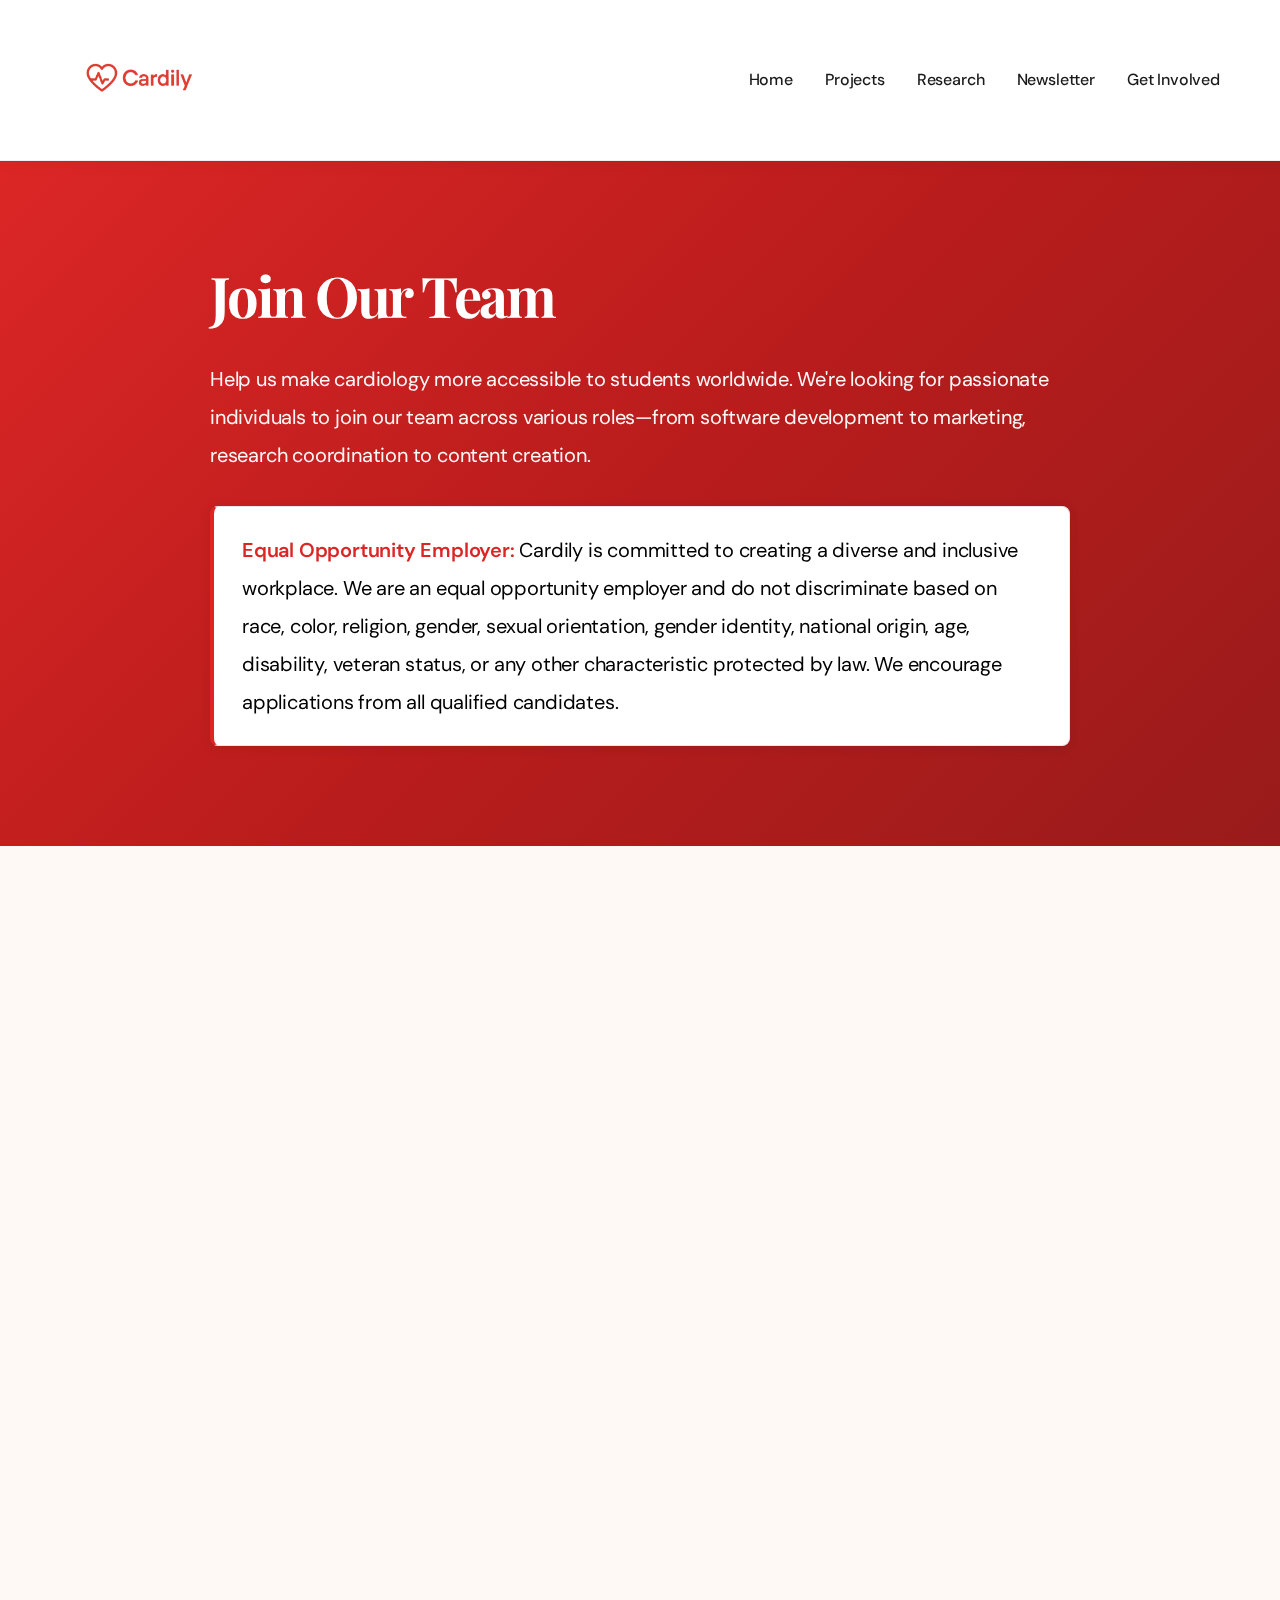
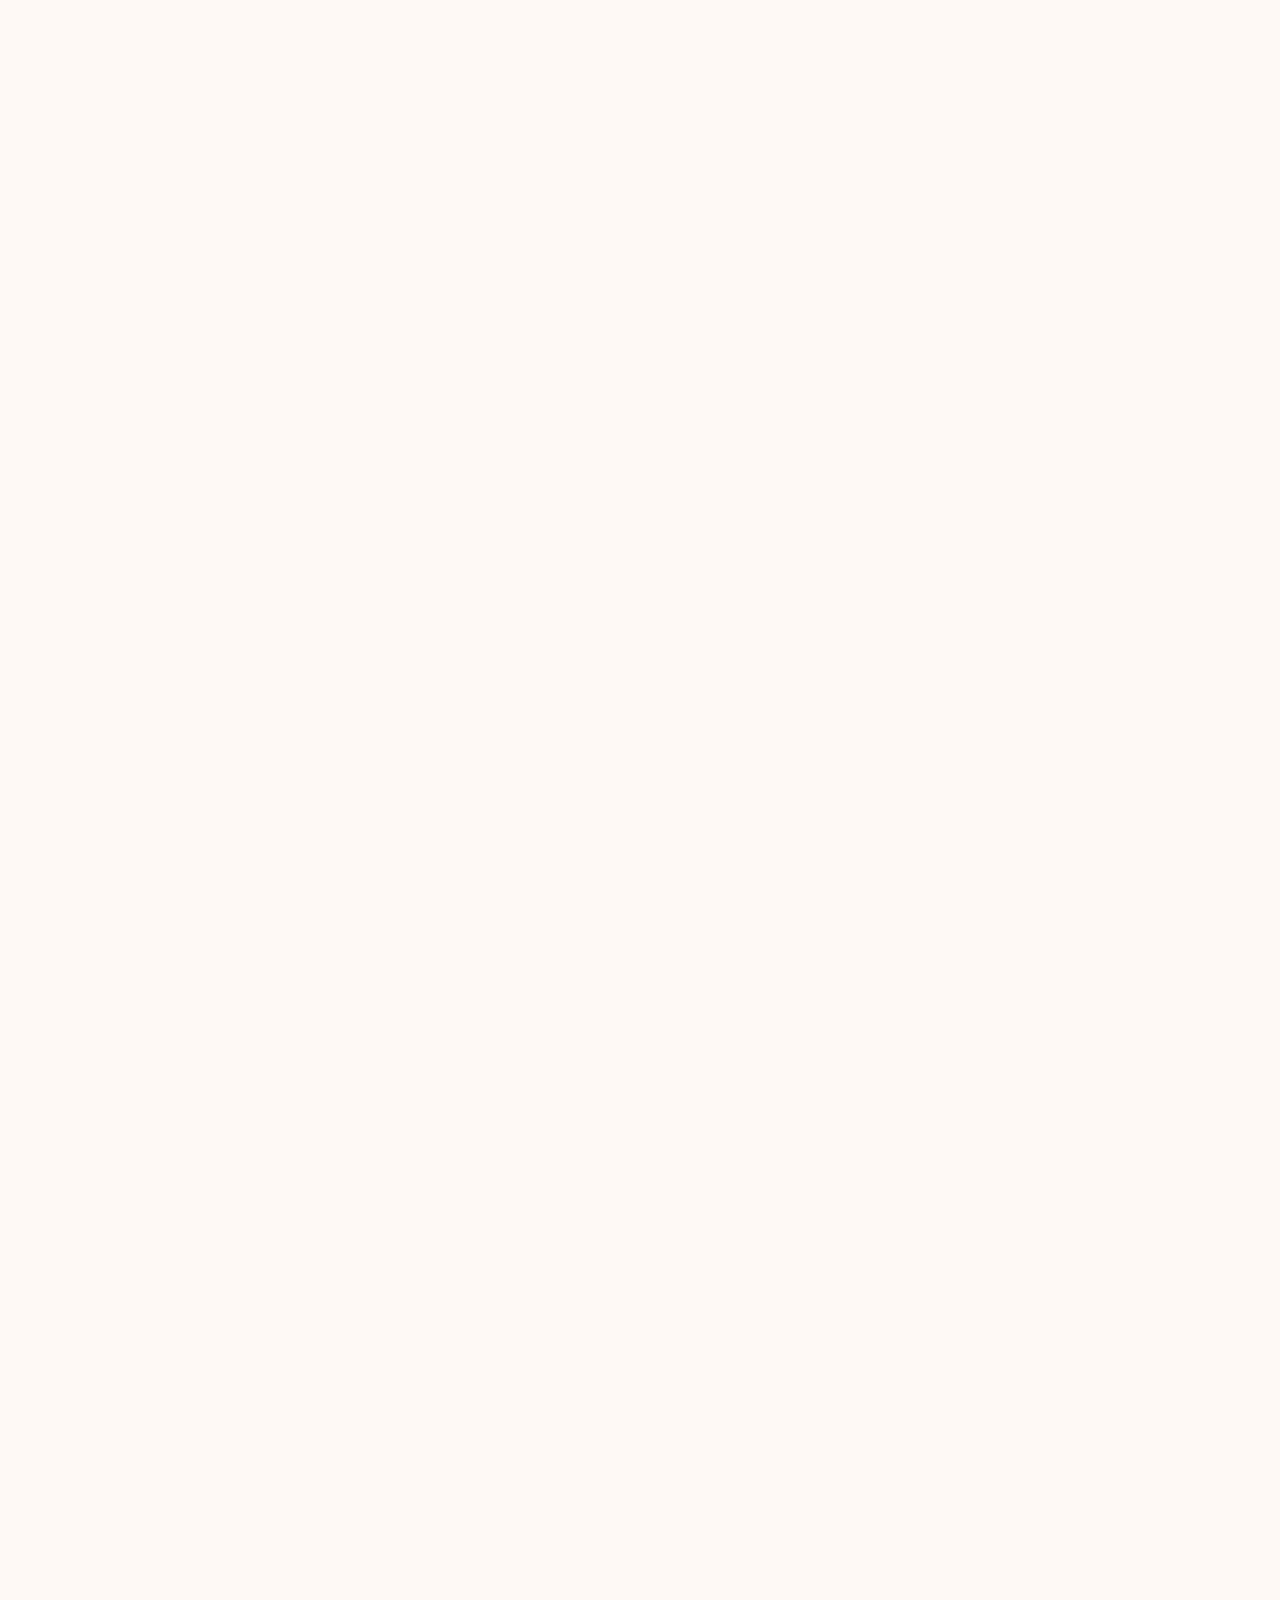
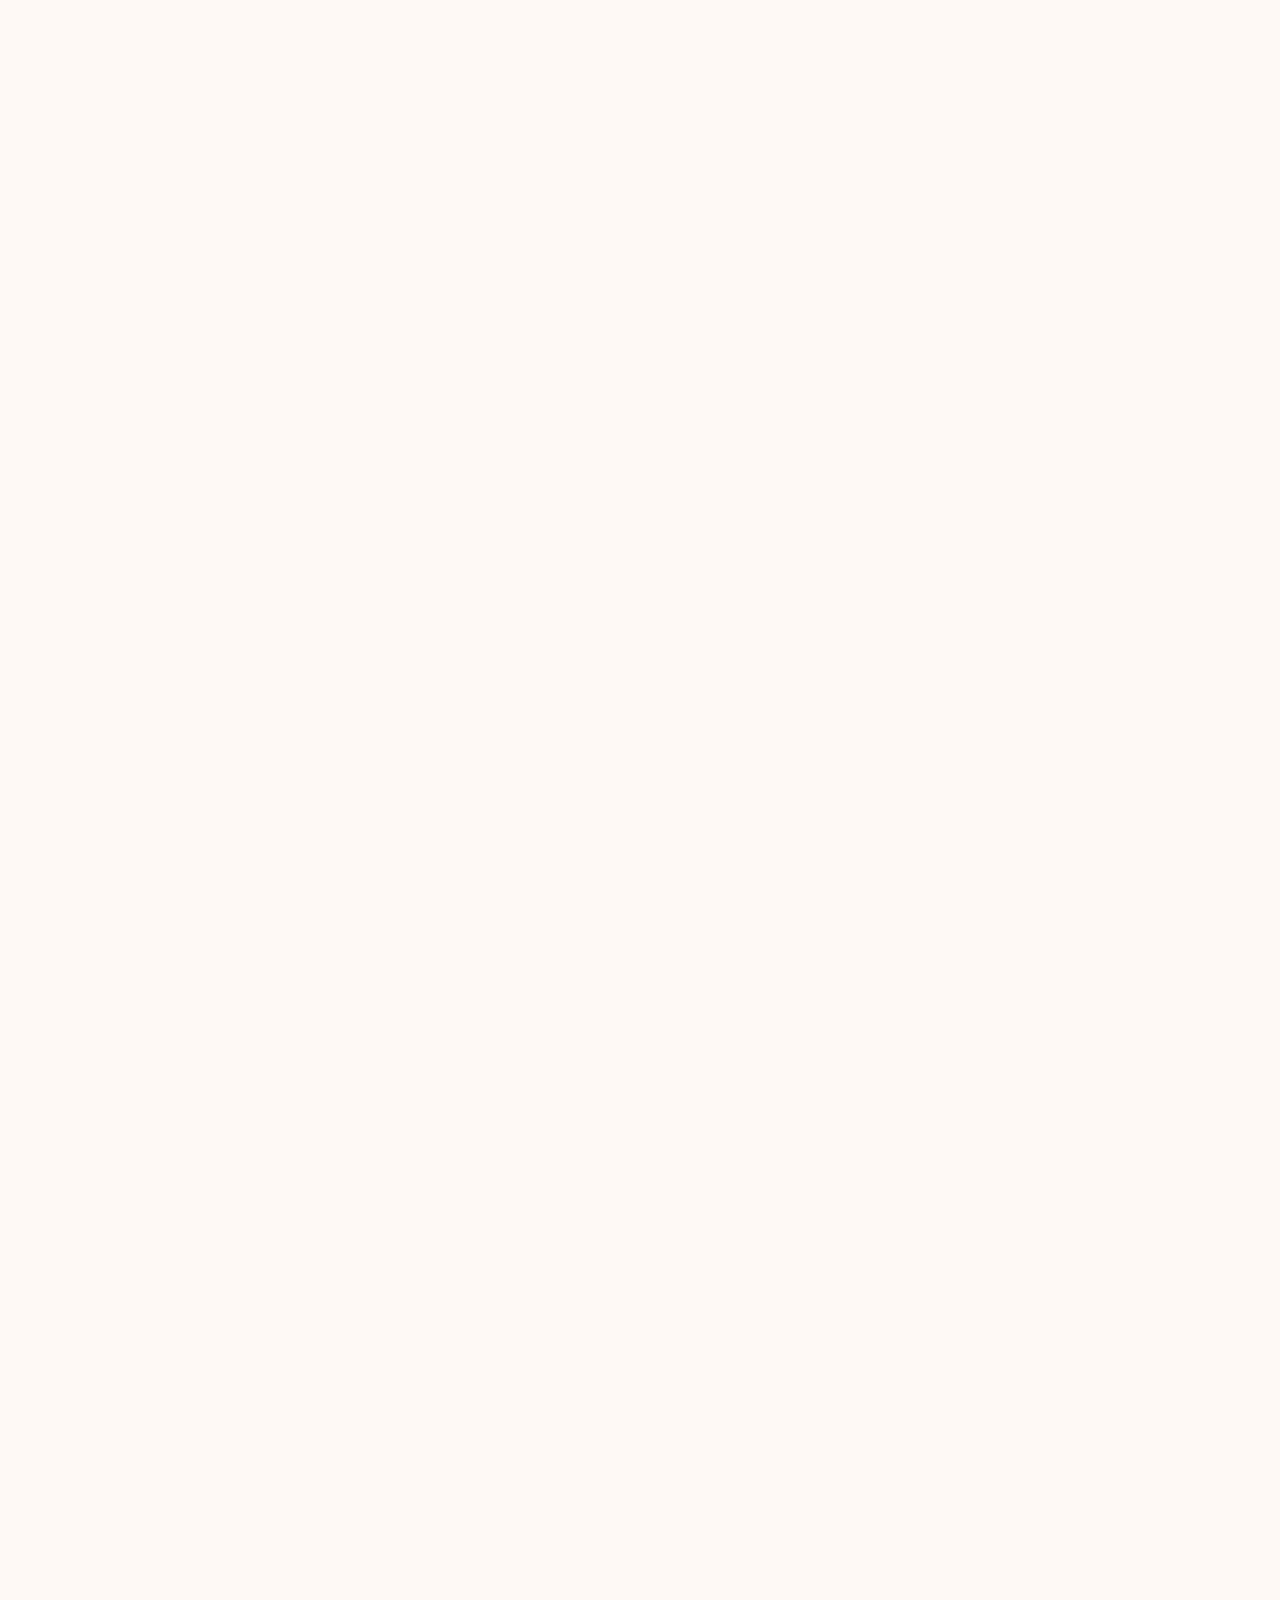
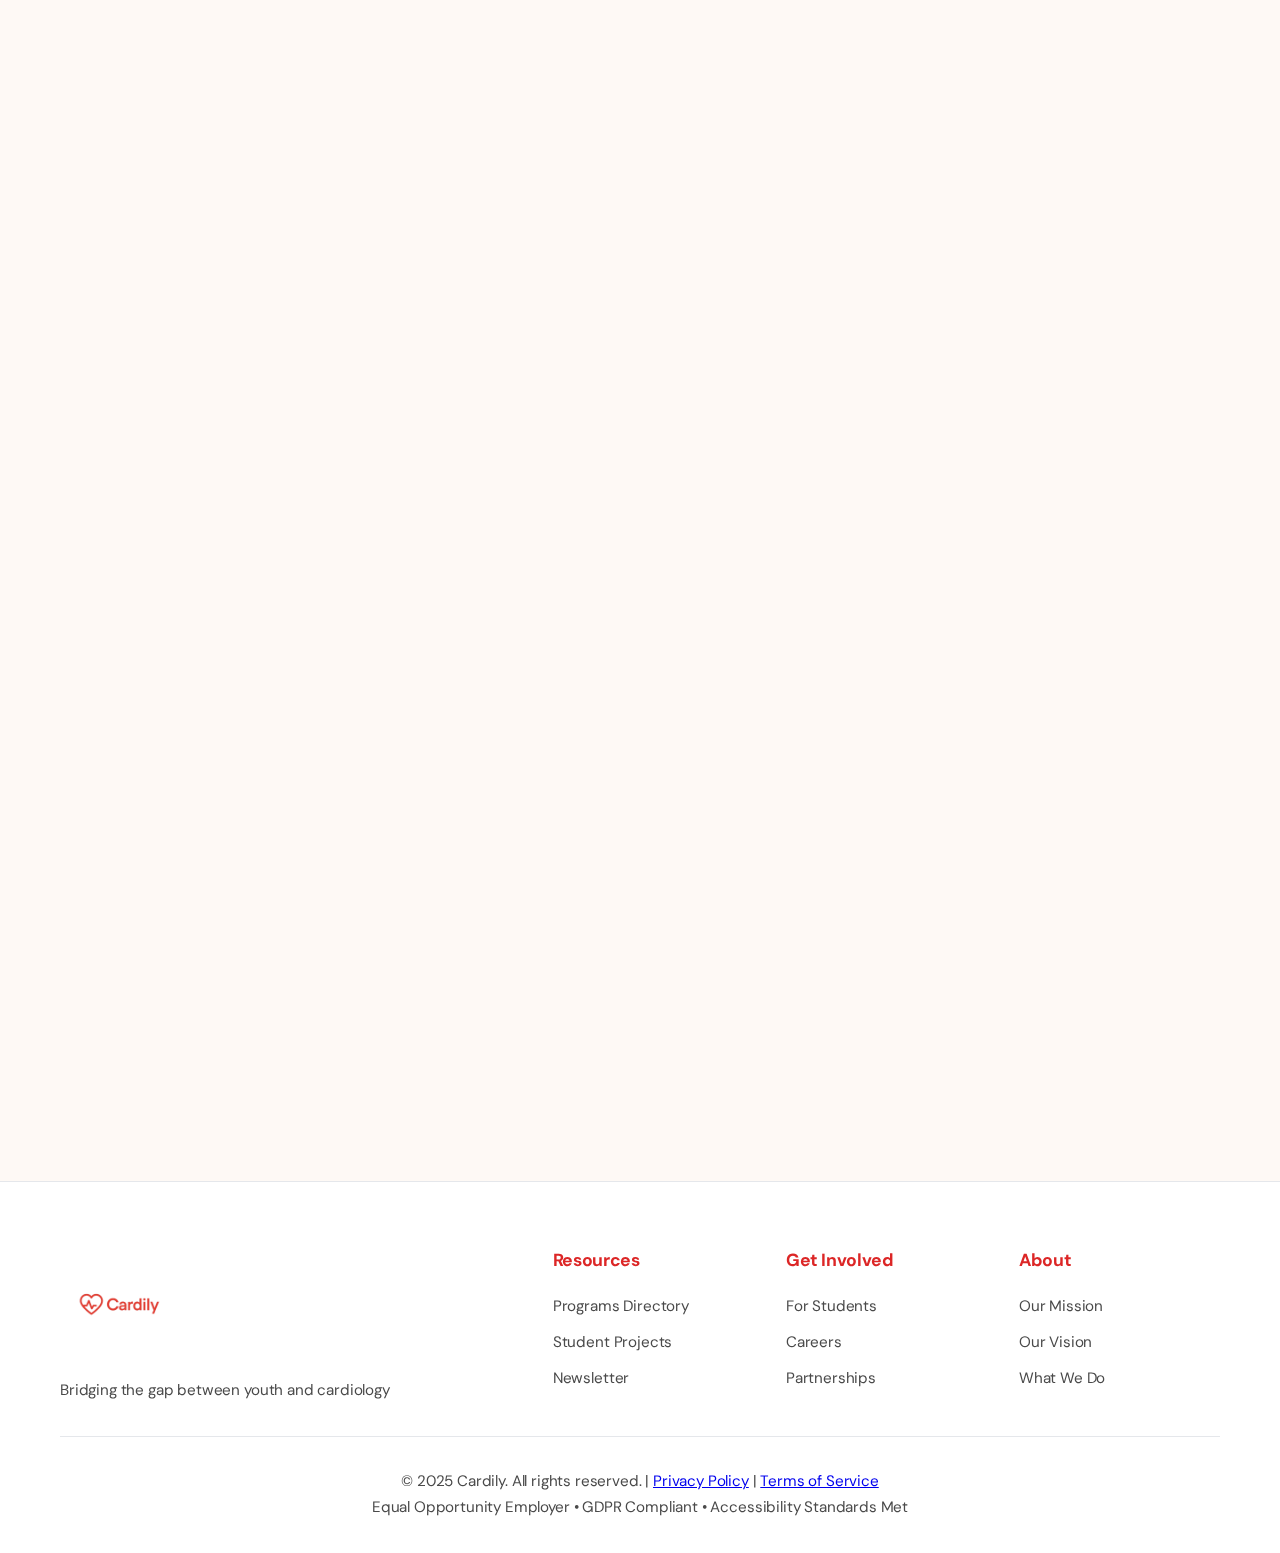
<file: careers.html>
<!DOCTYPE html>
<html lang="en">
<head>
    <meta charset="UTF-8">
    <meta name="viewport" content="width=device-width, initial-scale=1.0">
    <meta http-equiv="X-UA-Compatible" content="IE=edge">
    
    <!-- Primary Meta Tags -->
    <title>Careers - Cardily</title>
    <meta name="title" content="Join Our Team - Cardily Careers">
    <meta name="description" content="Join Cardily and help make cardiology more accessible. Explore open positions in software development, marketing, research, and more.">
    
    <!-- Favicon -->
    <link rel="icon" type="image/png" href="calogo (1).png">
    
    <link rel="stylesheet" href="styles.css">
    <link rel="preconnect" href="https://fonts.googleapis.com">
    <link rel="preconnect" href="https://fonts.gstatic.com" crossorigin>
    <link href="https://fonts.googleapis.com/css2?family=DM+Sans:wght@400;500;600;700&family=Playfair+Display:wght@600;700;800&display=swap" rel="stylesheet">
</head>
<body>
    <!-- Page Loader -->
    <div class="page-loader">
        <div class="loader-content">
            <div class="loader-spinner"></div>
        </div>
    </div>

    <!-- Navigation -->
    <nav class="navbar">
        <div class="container">
            <div class="nav-brand">
                <a href="/"><img src="calogo (1).png" alt="Cardily Logo" class="logo"></a>
            </div>
            <ul class="nav-menu">
                <li><a href="/">Home</a></li>
                <li><a href="/projects">Projects</a></li>
                <li><a href="/research">Research</a></li>
                <li><a href="/newsletters">Newsletter</a></li>
                <li><a href="/get-involved">Get Involved</a></li>
            </ul>
            <button class="mobile-menu-toggle" aria-label="Toggle menu">
                <span></span>
                <span></span>
                <span></span>
            </button>
        </div>
    </nav>

    <!-- Page Content -->
    <section class="page-hero">
        <div class="container">
            <div class="page-content">
                <h1>Join Our Team</h1>
                <p>
                    Help us make cardiology more accessible to students worldwide. We're looking for passionate 
                    individuals to join our team across various roles—from software development to marketing, 
                    research coordination to content creation.
                </p>
                
                <!-- Equal Opportunity Employment Statement -->
                <div class="eeo-statement" role="complementary" aria-label="Equal Opportunity Employment Statement">
                    <p><strong>Equal Opportunity Employer:</strong> Cardily is committed to creating a diverse and inclusive workplace. We are an equal opportunity employer and do not discriminate based on race, color, religion, gender, sexual orientation, gender identity, national origin, age, disability, veteran status, or any other characteristic protected by law. We encourage applications from all qualified candidates.</p>
                </div>
            </div>
        </div>
    </section>

    <section class="page-section">
        <div class="container">
            <div class="page-content">
                <!-- Search and Filter Section -->
                <div class="careers-search-section" role="search" aria-label="Job search and filters">
                    <div class="search-container">
                        <label for="job-search-input" class="sr-only">Search job positions</label>
                        <svg class="search-icon" width="20" height="20" viewBox="0 0 24 24" fill="none" stroke="currentColor" stroke-width="2" aria-hidden="true">
                            <circle cx="11" cy="11" r="8"></circle>
                            <path d="m21 21-4.35-4.35"></path>
                        </svg>
                        <input type="text" id="job-search-input" class="search-input" placeholder="Search positions by title, keyword, or location..." aria-describedby="search-help">
                        <div id="search-help" class="sr-only">Search through available job positions by title, location, or department</div>
                    </div>
                    <div class="filter-container">
                        <label for="location-filter" class="sr-only">Filter by location</label>
                        <select id="location-filter" class="filter-select" aria-label="Filter jobs by location">
                            <option value="">All Locations</option>
                            <option value="dallas">Dallas, TX</option>
                            <option value="atlanta">Atlanta, GA</option>
                            <option value="austin">Austin, TX</option>
                            <option value="boston">Boston, MA</option>
                            <option value="remote">Remote</option>
                        </select>
                        <label for="department-filter" class="sr-only">Filter by department</label>
                        <select id="department-filter" class="filter-select" aria-label="Filter jobs by department">
                            <option value="">All Departments</option>
                            <option value="engineering">Engineering</option>
                            <option value="marketing">Marketing</option>
                            <option value="research">Research</option>
                            <option value="content">Content</option>
                            <option value="design">Design</option>
                        </select>
                        <label for="type-filter" class="sr-only">Filter by job type</label>
                        <select id="type-filter" class="filter-select" aria-label="Filter jobs by employment type">
                            <option value="">All Types</option>
                            <option value="fulltime">Full-Time</option>
                            <option value="parttime">Part-Time</option>
                            <option value="intern">Internship</option>
                        </select>
                    </div>
                </div>

                <div class="careers-results-header">
                    <h2>Open Positions</h2>
                    <p class="results-count">12 positions available</p>
                </div>

                <div class="careers-list" id="careers-list" role="region" aria-label="Available job positions" aria-live="polite">
                    <!-- Director of Engineering -->
                    <div class="career-item" data-location="dallas" data-department="engineering" data-type="fulltime">
                        <div class="career-item-content">
                            <div class="career-item-header">
                                <h3>Director of Engineering</h3>
                                <span class="career-badge fulltime">Full-Time</span>
                            </div>
                            <div class="career-item-meta">
                                <span class="meta-item">
                                    <svg width="16" height="16" viewBox="0 0 24 24" fill="none" stroke="currentColor" stroke-width="2">
                                        <path d="M21 10c0 7-9 13-9 13s-9-6-9-13a9 9 0 0 1 18 0z"></path>
                                        <circle cx="12" cy="10" r="3"></circle>
                                    </svg>
                                    Dallas, TX
                                </span>
                                <span class="meta-item">
                                    <svg width="16" height="16" viewBox="0 0 24 24" fill="none" stroke="currentColor" stroke-width="2">
                                        <rect x="2" y="7" width="20" height="14" rx="2" ry="2"></rect>
                                        <path d="M16 21V5a2 2 0 0 0-2-2h-4a2 2 0 0 0-2 2v16"></path>
                                    </svg>
                                    Engineering
                                </span>
                                <span class="meta-item">
                                    <svg width="16" height="16" viewBox="0 0 24 24" fill="none" stroke="currentColor" stroke-width="2">
                                        <circle cx="12" cy="12" r="10"></circle>
                                        <polyline points="12 6 12 12 16 14"></polyline>
                                    </svg>
                                    Full-Time
                                </span>
                            </div>
                            <p class="career-item-description">
                                Lead our engineering team in building innovative healthcare technology. Define technical strategy, 
                                mentor developers, and oversee platform architecture. Requires 7+ years of experience.
                            </p>
                        </div>
                        <a href="#" class="career-item-apply">Apply Now →</a>
                    </div>

                    <!-- Senior Software Engineer -->
                    <div class="career-item" data-location="remote" data-department="engineering" data-type="fulltime">
                        <div class="career-item-content">
                            <div class="career-item-header">
                                <h3>Senior Software Engineer</h3>
                                <span class="career-badge fulltime">Full-Time</span>
                            </div>
                            <div class="career-item-meta">
                                <span class="meta-item">
                                    <svg width="16" height="16" viewBox="0 0 24 24" fill="none" stroke="currentColor" stroke-width="2">
                                        <path d="M21 10c0 7-9 13-9 13s-9-6-9-13a9 9 0 0 1 18 0z"></path>
                                        <circle cx="12" cy="10" r="3"></circle>
                                    </svg>
                                    Remote
                                </span>
                                <span class="meta-item">
                                    <svg width="16" height="16" viewBox="0 0 24 24" fill="none" stroke="currentColor" stroke-width="2">
                                        <rect x="2" y="7" width="20" height="14" rx="2" ry="2"></rect>
                                        <path d="M16 21V5a2 2 0 0 0-2-2h-4a2 2 0 0 0-2 2v16"></path>
                                    </svg>
                                    Engineering
                                </span>
                                <span class="meta-item">
                                    <svg width="16" height="16" viewBox="0 0 24 24" fill="none" stroke="currentColor" stroke-width="2">
                                        <circle cx="12" cy="12" r="10"></circle>
                                        <polyline points="12 6 12 12 16 14"></polyline>
                                    </svg>
                                    Full-Time
                                </span>
                            </div>
                            <p class="career-item-description">
                                Develop scalable features for our healthcare platform using React, Node.js, and cloud technologies. 
                                Collaborate with cross-functional teams to deliver high-quality solutions.
                            </p>
                        </div>
                        <a href="#" class="career-item-apply">Apply Now →</a>
                    </div>

                    <!-- Software Development -->
                    <div class="career-item" data-location="dallas" data-department="engineering" data-type="intern">
                        <div class="career-item-content">
                            <div class="career-item-header">
                                <h3>Software Developer Intern</h3>
                                <span class="career-badge intern">Internship</span>
                            </div>
                            <div class="career-item-meta">
                                <span class="meta-item">
                                    <svg width="16" height="16" viewBox="0 0 24 24" fill="none" stroke="currentColor" stroke-width="2">
                                        <path d="M21 10c0 7-9 13-9 13s-9-6-9-13a9 9 0 0 1 18 0z"></path>
                                        <circle cx="12" cy="10" r="3"></circle>
                                    </svg>
                                    Dallas, TX
                                </span>
                                <span class="meta-item">
                                    <svg width="16" height="16" viewBox="0 0 24 24" fill="none" stroke="currentColor" stroke-width="2">
                                        <rect x="2" y="7" width="20" height="14" rx="2" ry="2"></rect>
                                        <path d="M16 21V5a2 2 0 0 0-2-2h-4a2 2 0 0 0-2 2v16"></path>
                                    </svg>
                                    Engineering
                                </span>
                                <span class="meta-item">
                                    <svg width="16" height="16" viewBox="0 0 24 24" fill="none" stroke="currentColor" stroke-width="2">
                                        <circle cx="12" cy="12" r="10"></circle>
                                        <polyline points="12 6 12 12 16 14"></polyline>
                                    </svg>
                                    Part-Time
                                </span>
                            </div>
                            <p class="career-item-description">
                                Build and maintain our web platform, working with modern technologies to create seamless 
                                user experiences. Ideal for students with web development experience.
                            </p>
                        </div>
                        <a href="#" class="career-item-apply">Apply Now →</a>
                    </div>

                    <!-- Director of Marketing -->
                    <div class="career-item" data-location="atlanta" data-department="marketing" data-type="fulltime">
                        <div class="career-item-content">
                            <div class="career-item-header">
                                <h3>Director of Marketing</h3>
                                <span class="career-badge fulltime">Full-Time</span>
                            </div>
                            <div class="career-item-meta">
                                <span class="meta-item">
                                    <svg width="16" height="16" viewBox="0 0 24 24" fill="none" stroke="currentColor" stroke-width="2">
                                        <path d="M21 10c0 7-9 13-9 13s-9-6-9-13a9 9 0 0 1 18 0z"></path>
                                        <circle cx="12" cy="10" r="3"></circle>
                                    </svg>
                                    Atlanta, GA
                                </span>
                                <span class="meta-item">
                                    <svg width="16" height="16" viewBox="0 0 24 24" fill="none" stroke="currentColor" stroke-width="2">
                                        <rect x="2" y="7" width="20" height="14" rx="2" ry="2"></rect>
                                        <path d="M16 21V5a2 2 0 0 0-2-2h-4a2 2 0 0 0-2 2v16"></path>
                                    </svg>
                                    Marketing
                                </span>
                                <span class="meta-item">
                                    <svg width="16" height="16" viewBox="0 0 24 24" fill="none" stroke="currentColor" stroke-width="2">
                                        <circle cx="12" cy="12" r="10"></circle>
                                        <polyline points="12 6 12 12 16 14"></polyline>
                                    </svg>
                                    Full-Time
                                </span>
                            </div>
                            <p class="career-item-description">
                                Build and lead our marketing strategy, driving growth across all channels. Manage team, develop campaigns, 
                                and establish Cardily as the leading platform for cardiology students.
                            </p>
                        </div>
                        <a href="#" class="career-item-apply">Apply Now →</a>
                    </div>

                    <!-- Marketing Manager -->
                    <div class="career-item" data-location="remote" data-department="marketing" data-type="fulltime">
                        <div class="career-item-content">
                            <div class="career-item-header">
                                <h3>Marketing Manager</h3>
                                <span class="career-badge fulltime">Full-Time</span>
                            </div>
                            <div class="career-item-meta">
                                <span class="meta-item">
                                    <svg width="16" height="16" viewBox="0 0 24 24" fill="none" stroke="currentColor" stroke-width="2">
                                        <path d="M21 10c0 7-9 13-9 13s-9-6-9-13a9 9 0 0 1 18 0z"></path>
                                        <circle cx="12" cy="10" r="3"></circle>
                                    </svg>
                                    Remote
                                </span>
                                <span class="meta-item">
                                    <svg width="16" height="16" viewBox="0 0 24 24" fill="none" stroke="currentColor" stroke-width="2">
                                        <rect x="2" y="7" width="20" height="14" rx="2" ry="2"></rect>
                                        <path d="M16 21V5a2 2 0 0 0-2-2h-4a2 2 0 0 0-2 2v16"></path>
                                    </svg>
                                    Marketing
                                </span>
                                <span class="meta-item">
                                    <svg width="16" height="16" viewBox="0 0 24 24" fill="none" stroke="currentColor" stroke-width="2">
                                        <circle cx="12" cy="12" r="10"></circle>
                                        <polyline points="12 6 12 12 16 14"></polyline>
                                    </svg>
                                    Full-Time
                                </span>
                            </div>
                            <p class="career-item-description">
                                Execute marketing campaigns, manage social media presence, and analyze performance metrics. 
                                Drive user acquisition and engagement across digital channels.
                            </p>
                        </div>
                        <a href="#" class="career-item-apply">Apply Now →</a>
                    </div>

                    <!-- Marketing -->
                    <div class="career-item" data-location="atlanta" data-department="marketing" data-type="intern">
                        <div class="career-item-content">
                            <div class="career-item-header">
                                <h3>Marketing Intern</h3>
                                <span class="career-badge intern">Internship</span>
                            </div>
                            <div class="career-item-meta">
                                <span class="meta-item">
                                    <svg width="16" height="16" viewBox="0 0 24 24" fill="none" stroke="currentColor" stroke-width="2">
                                        <path d="M21 10c0 7-9 13-9 13s-9-6-9-13a9 9 0 0 1 18 0z"></path>
                                        <circle cx="12" cy="10" r="3"></circle>
                                    </svg>
                                    Atlanta, GA
                                </span>
                                <span class="meta-item">
                                    <svg width="16" height="16" viewBox="0 0 24 24" fill="none" stroke="currentColor" stroke-width="2">
                                        <rect x="2" y="7" width="20" height="14" rx="2" ry="2"></rect>
                                        <path d="M16 21V5a2 2 0 0 0-2-2h-4a2 2 0 0 0-2 2v16"></path>
                                    </svg>
                                    Marketing
                                </span>
                                <span class="meta-item">
                                    <svg width="16" height="16" viewBox="0 0 24 24" fill="none" stroke="currentColor" stroke-width="2">
                                        <circle cx="12" cy="12" r="10"></circle>
                                        <polyline points="12 6 12 12 16 14"></polyline>
                                    </svg>
                                    Part-Time
                                </span>
                            </div>
                            <p class="career-item-description">
                                Drive growth and engagement across our social media channels, create compelling content, 
                                and help spread our mission to students globally.
                            </p>
                        </div>
                        <a href="#" class="career-item-apply">Apply Now →</a>
                    </div>

                    <!-- Director of Research -->
                    <div class="career-item" data-location="boston" data-department="research" data-type="fulltime">
                        <div class="career-item-content">
                            <div class="career-item-header">
                                <h3>Director of Research</h3>
                                <span class="career-badge fulltime">Full-Time</span>
                            </div>
                            <div class="career-item-meta">
                                <span class="meta-item">
                                    <svg width="16" height="16" viewBox="0 0 24 24" fill="none" stroke="currentColor" stroke-width="2">
                                        <path d="M21 10c0 7-9 13-9 13s-9-6-9-13a9 9 0 0 1 18 0z"></path>
                                        <circle cx="12" cy="10" r="3"></circle>
                                    </svg>
                                    Boston, MA
                                </span>
                                <span class="meta-item">
                                    <svg width="16" height="16" viewBox="0 0 24 24" fill="none" stroke="currentColor" stroke-width="2">
                                        <rect x="2" y="7" width="20" height="14" rx="2" ry="2"></rect>
                                        <path d="M16 21V5a2 2 0 0 0-2-2h-4a2 2 0 0 0-2 2v16"></path>
                                    </svg>
                                    Research
                                </span>
                                <span class="meta-item">
                                    <svg width="16" height="16" viewBox="0 0 24 24" fill="none" stroke="currentColor" stroke-width="2">
                                        <circle cx="12" cy="12" r="10"></circle>
                                        <polyline points="12 6 12 12 16 14"></polyline>
                                    </svg>
                                    Full-Time
                                </span>
                            </div>
                            <p class="career-item-description">
                                Lead our research initiatives, establish partnerships with academic institutions, and guide 
                                student research projects. PhD in cardiology or related field required.
                            </p>
                        </div>
                        <a href="#" class="career-item-apply">Apply Now →</a>
                    </div>

                    <!-- Research Coordinator -->
                    <div class="career-item" data-location="boston" data-department="research" data-type="parttime">
                        <div class="career-item-content">
                            <div class="career-item-header">
                                <h3>Research Coordinator</h3>
                                <span class="career-badge parttime">Part-Time</span>
                            </div>
                            <div class="career-item-meta">
                                <span class="meta-item">
                                    <svg width="16" height="16" viewBox="0 0 24 24" fill="none" stroke="currentColor" stroke-width="2">
                                        <path d="M21 10c0 7-9 13-9 13s-9-6-9-13a9 9 0 0 1 18 0z"></path>
                                        <circle cx="12" cy="10" r="3"></circle>
                                    </svg>
                                    Boston, MA
                                </span>
                                <span class="meta-item">
                                    <svg width="16" height="16" viewBox="0 0 24 24" fill="none" stroke="currentColor" stroke-width="2">
                                        <rect x="2" y="7" width="20" height="14" rx="2" ry="2"></rect>
                                        <path d="M16 21V5a2 2 0 0 0-2-2h-4a2 2 0 0 0-2 2v16"></path>
                                    </svg>
                                    Research
                                </span>
                                <span class="meta-item">
                                    <svg width="16" height="16" viewBox="0 0 24 24" fill="none" stroke="currentColor" stroke-width="2">
                                        <circle cx="12" cy="12" r="10"></circle>
                                        <polyline points="12 6 12 12 16 14"></polyline>
                                    </svg>
                                    Part-Time
                                </span>
                            </div>
                            <p class="career-item-description">
                                Coordinate research projects, manage data collection, and help students discover 
                                opportunities in cardiovascular research. Flexible hours for graduate students.
                            </p>
                        </div>
                        <a href="#" class="career-item-apply">Apply Now →</a>
                    </div>

                    <!-- Research Intern -->
                    <div class="career-item" data-location="remote" data-department="research" data-type="intern">
                        <div class="career-item-content">
                            <div class="career-item-header">
                                <h3>Research Intern</h3>
                                <span class="career-badge intern">Internship</span>
                            </div>
                            <div class="career-item-meta">
                                <span class="meta-item">
                                    <svg width="16" height="16" viewBox="0 0 24 24" fill="none" stroke="currentColor" stroke-width="2">
                                        <path d="M21 10c0 7-9 13-9 13s-9-6-9-13a9 9 0 0 1 18 0z"></path>
                                        <circle cx="12" cy="10" r="3"></circle>
                                    </svg>
                                    Remote
                                </span>
                                <span class="meta-item">
                                    <svg width="16" height="16" viewBox="0 0 24 24" fill="none" stroke="currentColor" stroke-width="2">
                                        <rect x="2" y="7" width="20" height="14" rx="2" ry="2"></rect>
                                        <path d="M16 21V5a2 2 0 0 0-2-2h-4a2 2 0 0 0-2 2v16"></path>
                                    </svg>
                                    Research
                                </span>
                                <span class="meta-item">
                                    <svg width="16" height="16" viewBox="0 0 24 24" fill="none" stroke="currentColor" stroke-width="2">
                                        <circle cx="12" cy="12" r="10"></circle>
                                        <polyline points="12 6 12 12 16 14"></polyline>
                                    </svg>
                                    Part-Time
                                </span>
                            </div>
                            <p class="career-item-description">
                                Assist with cardiovascular research projects, conduct literature reviews, and contribute 
                                to data analysis. Great opportunity for pre-med and science students.
                            </p>
                        </div>
                        <a href="#" class="career-item-apply">Apply Now →</a>
                    </div>

                    <!-- Content Director -->
                    <div class="career-item" data-location="austin" data-department="content" data-type="fulltime">
                        <div class="career-item-content">
                            <div class="career-item-header">
                                <h3>Content Director</h3>
                                <span class="career-badge fulltime">Full-Time</span>
                            </div>
                            <div class="career-item-meta">
                                <span class="meta-item">
                                    <svg width="16" height="16" viewBox="0 0 24 24" fill="none" stroke="currentColor" stroke-width="2">
                                        <path d="M21 10c0 7-9 13-9 13s-9-6-9-13a9 9 0 0 1 18 0z"></path>
                                        <circle cx="12" cy="10" r="3"></circle>
                                    </svg>
                                    Austin, TX
                                </span>
                                <span class="meta-item">
                                    <svg width="16" height="16" viewBox="0 0 24 24" fill="none" stroke="currentColor" stroke-width="2">
                                        <rect x="2" y="7" width="20" height="14" rx="2" ry="2"></rect>
                                        <path d="M16 21V5a2 2 0 0 0-2-2h-4a2 2 0 0 0-2 2v16"></path>
                                    </svg>
                                    Content
                                </span>
                                <span class="meta-item">
                                    <svg width="16" height="16" viewBox="0 0 24 24" fill="none" stroke="currentColor" stroke-width="2">
                                        <circle cx="12" cy="12" r="10"></circle>
                                        <polyline points="12 6 12 12 16 14"></polyline>
                                    </svg>
                                    Full-Time
                                </span>
                            </div>
                            <p class="career-item-description">
                                Lead content strategy across all platforms. Oversee editorial calendar, manage writers, 
                                and ensure high-quality educational content that resonates with our audience.
                            </p>
                        </div>
                        <a href="#" class="career-item-apply">Apply Now →</a>
                    </div>

                    <!-- Content Writer -->
                    <div class="career-item" data-location="remote" data-department="content" data-type="parttime">
                        <div class="career-item-content">
                            <div class="career-item-header">
                                <h3>Content Writer</h3>
                                <span class="career-badge parttime">Part-Time</span>
                            </div>
                            <div class="career-item-meta">
                                <span class="meta-item">
                                    <svg width="16" height="16" viewBox="0 0 24 24" fill="none" stroke="currentColor" stroke-width="2">
                                        <path d="M21 10c0 7-9 13-9 13s-9-6-9-13a9 9 0 0 1 18 0z"></path>
                                        <circle cx="12" cy="10" r="3"></circle>
                                    </svg>
                                    Remote
                                </span>
                                <span class="meta-item">
                                    <svg width="16" height="16" viewBox="0 0 24 24" fill="none" stroke="currentColor" stroke-width="2">
                                        <rect x="2" y="7" width="20" height="14" rx="2" ry="2"></rect>
                                        <path d="M16 21V5a2 2 0 0 0-2-2h-4a2 2 0 0 0-2 2v16"></path>
                                    </svg>
                                    Content
                                </span>
                                <span class="meta-item">
                                    <svg width="16" height="16" viewBox="0 0 24 24" fill="none" stroke="currentColor" stroke-width="2">
                                        <circle cx="12" cy="12" r="10"></circle>
                                        <polyline points="12 6 12 12 16 14"></polyline>
                                    </svg>
                                    Part-Time
                                </span>
                            </div>
                            <p class="career-item-description">
                                Create engaging articles, newsletters, and educational content that makes cardiology 
                                accessible for student audiences. Flexible schedule perfect for writers and students.
                            </p>
                        </div>
                        <a href="#" class="career-item-apply">Apply Now →</a>
                    </div>

                    <!-- Lead Designer -->
                    <div class="career-item" data-location="remote" data-department="design" data-type="fulltime">
                        <div class="career-item-content">
                            <div class="career-item-header">
                                <h3>Lead Product Designer</h3>
                                <span class="career-badge fulltime">Full-Time</span>
                            </div>
                            <div class="career-item-meta">
                                <span class="meta-item">
                                    <svg width="16" height="16" viewBox="0 0 24 24" fill="none" stroke="currentColor" stroke-width="2">
                                        <path d="M21 10c0 7-9 13-9 13s-9-6-9-13a9 9 0 0 1 18 0z"></path>
                                        <circle cx="12" cy="10" r="3"></circle>
                                    </svg>
                                    Remote
                                </span>
                                <span class="meta-item">
                                    <svg width="16" height="16" viewBox="0 0 24 24" fill="none" stroke="currentColor" stroke-width="2">
                                        <rect x="2" y="7" width="20" height="14" rx="2" ry="2"></rect>
                                        <path d="M16 21V5a2 2 0 0 0-2-2h-4a2 2 0 0 0-2 2v16"></path>
                                    </svg>
                                    Design
                                </span>
                                <span class="meta-item">
                                    <svg width="16" height="16" viewBox="0 0 24 24" fill="none" stroke="currentColor" stroke-width="2">
                                        <circle cx="12" cy="12" r="10"></circle>
                                        <polyline points="12 6 12 12 16 14"></polyline>
                                    </svg>
                                    Full-Time
                                </span>
                            </div>
                            <p class="career-item-description">
                                Shape the visual identity and user experience of our platform. Lead design projects, 
                                create design systems, and mentor junior designers. 5+ years experience required.
                            </p>
                        </div>
                        <a href="#" class="career-item-apply">Apply Now →</a>
                    </div>
                </div>
            </div>
                </div>

                <!-- Why Join -->
                <div class="why-join-section">
                    <h2>Why Join Cardily?</h2>
                    <div class="benefits-grid">
                        <div class="benefit-item">
                            <h4>Flexible Schedule</h4>
                            <p>Work around your classes and commitments with flexible part-time hours.</p>
                        </div>
                        <div class="benefit-item">
                            <h4>Remote Work</h4>
                            <p>Contribute from anywhere in the world with fully remote positions.</p>
                        </div>
                        <div class="benefit-item">
                            <h4>Real Impact</h4>
                            <p>Help thousands of students discover opportunities in cardiology.</p>
                        </div>
                        <div class="benefit-item">
                            <h4>Skill Development</h4>
                            <p>Gain hands-on experience and build your portfolio with real projects.</p>
                        </div>
                        <div class="benefit-item">
                            <h4>Networking</h4>
                            <p>Connect with professionals and peers passionate about healthcare innovation.</p>
                        </div>
                        <div class="benefit-item">
                            <h4>Career Growth</h4>
                            <p>Opportunities to grow into leadership roles as Cardily expands.</p>
                        </div>
                    </div>
                </div>
            </div>
        </div>
    </section>

    <!-- Back to Top Button -->
    <button id="back-to-top" class="back-to-top" aria-label="Back to top">
        <svg width="24" height="24" viewBox="0 0 24 24" fill="none" stroke="currentColor" stroke-width="2" stroke-linecap="round" stroke-linejoin="round">
            <polyline points="18 15 12 9 6 15"></polyline>
        </svg>
    </button>

    <!-- Footer -->
    <footer class="footer">
        <div class="container">
            <div class="footer-content">
                <div class="footer-brand">
                    <img src="calogo (1).png" alt="Cardily" class="logo-footer">
                    <p>Bridging the gap between youth and cardiology</p>
                </div>
                <div class="footer-links">
                    <div class="footer-column">
                        <h4>Resources</h4>
                        <ul>
                            <li><a href="/#what-we-do">Programs Directory</a></li>
                            <li><a href="/projects">Student Projects</a></li>
                            <li><a href="/newsletters">Newsletter</a></li>
                        </ul>
                    </div>
                    <div class="footer-column">
                        <h4>Get Involved</h4>
                        <ul>
                            <li><a href="/careers?search=internship">For Students</a></li>
                            <li><a href="/careers">Careers</a></li>
                            <li><a href="/get-involved">Partnerships</a></li>
                        </ul>
                    </div>
                    <div class="footer-column">
                        <h4>About</h4>
                        <ul>
                            <li><a href="/#about">Our Mission</a></li>
                            <li><a href="/#vision">Our Vision</a></li>
                            <li><a href="/#what-we-do">What We Do</a></li>
                        </ul>
                    </div>
                </div>
            </div>
            <div class="footer-bottom">
                <p>&copy; 2025 Cardily. All rights reserved. | <a href="/privacy-policy">Privacy Policy</a> | <a href="/terms-of-service">Terms of Service</a><br>
                   Equal Opportunity Employer • GDPR Compliant • Accessibility Standards Met
                </p>
            </div>
        </div>
    </footer>

    <!-- Application Modal -->
    <div id="application-modal" class="modal-overlay">
        <div class="modal-content">
            <div class="modal-header">
                <h3>Apply for Position</h3>
                <button class="modal-close" type="button">&times;</button>
            </div>
            <div class="modal-body">
                <form id="application-form" enctype="multipart/form-data">
                    <input type="hidden" id="position-title" name="position">
                    
                    <div class="form-row">
                        <div class="form-group">
                            <label for="applicant-name">Full Name *</label>
                            <input type="text" id="applicant-name" name="name" required>
                        </div>
                        <div class="form-group">
                            <label for="applicant-email">Email Address *</label>
                            <input type="email" id="applicant-email" name="email" required>
                        </div>
                    </div>
                    
                    <div class="form-row">
                        <div class="form-group">
                            <label for="applicant-phone">Phone Number</label>
                            <input type="tel" id="applicant-phone" name="phone" placeholder="+1 (555) 123-4567">
                        </div>
                        <div class="form-group">
                            <label for="linkedin-profile">LinkedIn Profile</label>
                            <input type="url" id="linkedin-profile" name="linkedin" placeholder="https://linkedin.com/in/yourprofile">
                        </div>
                    </div>
                    
                    <div class="form-group">
                        <label for="cover-letter-text">Why are you interested in this position? *</label>
                        <textarea id="cover-letter-text" name="coverLetterText" rows="4" required placeholder="Tell us about your interest in this role and what makes you a great fit..."></textarea>
                    </div>
                    
                    <div class="form-row">
                        <div class="form-group file-upload-group">
                            <label for="resume-upload">Resume/CV *</label>
                            <div class="file-upload-wrapper">
                                <input type="file" id="resume-upload" name="resume" accept=".pdf,.doc,.docx" required>
                                <div class="file-upload-display">
                                    <svg width="20" height="20" viewBox="0 0 24 24" fill="none" stroke="currentColor" stroke-width="2">
                                        <path d="M14 2H6a2 2 0 0 0-2 2v16a2 2 0 0 0 2 2h12a2 2 0 0 0 2-2V8z"></path>
                                        <polyline points="14 2 14 8 20 8"></polyline>
                                        <line x1="16" y1="13" x2="8" y2="13"></line>
                                        <line x1="16" y1="17" x2="8" y2="17"></line>
                                        <polyline points="10 9 9 9 8 9"></polyline>
                                    </svg>
                                    <span class="file-text">Choose Resume File</span>
                                </div>
                            </div>
                        </div>
                        <div class="form-group file-upload-group">
                            <label for="cover-letter-upload">Cover Letter (Optional)</label>
                            <div class="file-upload-wrapper">
                                <input type="file" id="cover-letter-upload" name="coverLetter" accept=".pdf,.doc,.docx">
                                <div class="file-upload-display">
                                    <svg width="20" height="20" viewBox="0 0 24 24" fill="none" stroke="currentColor" stroke-width="2">
                                        <path d="M14 2H6a2 2 0 0 0-2 2v16a2 2 0 0 0 2 2h12a2 2 0 0 0 2-2V8z"></path>
                                        <polyline points="14 2 14 8 20 8"></polyline>
                                        <line x1="16" y1="13" x2="8" y2="13"></line>
                                        <line x1="16" y1="17" x2="8" y2="17"></line>
                                        <polyline points="10 9 9 9 8 9"></polyline>
                                    </svg>
                                    <span class="file-text">Choose Cover Letter</span>
                                </div>
                            </div>
                        </div>
                    </div>
                    
                    <div class="form-group">
                        <label for="portfolio-link">Portfolio/Website (Optional)</label>
                        <input type="url" id="portfolio-link" name="portfolio" placeholder="https://yourportfolio.com">
                    </div>
                    
                    <!-- Privacy and Compliance Disclosures -->
                    <div class="compliance-section">
                        <h4>Privacy and Data Processing</h4>
                        <div class="compliance-text">
                            <p>By submitting this application, you acknowledge that:</p>
                            <ul>
                                <li>Your personal data will be processed for recruitment purposes</li>
                                <li>We may retain your application for up to 12 months</li>
                                <li>Background checks may be required for certain positions</li>
                                <li>You have read our <a href="/privacy-policy" target="_blank" rel="noopener">Privacy Policy</a></li>
                            </ul>
                        </div>
                    </div>
                    
                    <div class="form-group checkbox-group">
                        <label class="checkbox-label">
                            <input type="checkbox" id="data-processing-consent" required aria-describedby="data-processing-help">
                            <span class="checkbox-text">I consent to the processing of my personal data for recruitment purposes *</span>
                        </label>
                        <div id="data-processing-help" class="help-text">Required for application processing. You can withdraw consent at any time.</div>
                    </div>
                    
                    <div class="form-group checkbox-group">
                        <label class="checkbox-label">
                            <input type="checkbox" id="terms-agreement" required>
                            <span class="checkbox-text">I agree to the <a href="/terms-of-service" target="_blank" rel="noopener">Terms of Service</a> *</span>
                        </label>
                    </div>
                    
                    <div class="form-group checkbox-group">
                        <label class="checkbox-label">
                            <input type="checkbox" id="background-check-consent">
                            <span class="checkbox-text">I authorize background checks if required for this position</span>
                        </label>
                    </div>
                    
                    <div class="form-group checkbox-group">
                        <label class="checkbox-label">
                            <input type="checkbox" id="marketing-consent">
                            <span class="checkbox-text">I would like to receive updates about future opportunities (optional)</span>
                        </label>
                    </div>
                    
                    <div class="form-actions">
                        <button type="button" class="btn btn-secondary modal-close">Cancel</button>
                        <button type="submit" class="btn btn-primary">Submit Application</button>
                    </div>
                </form>
            </div>
        </div>
    </div>

    <script src="script.js"></script>
</body>
</html>
</file>
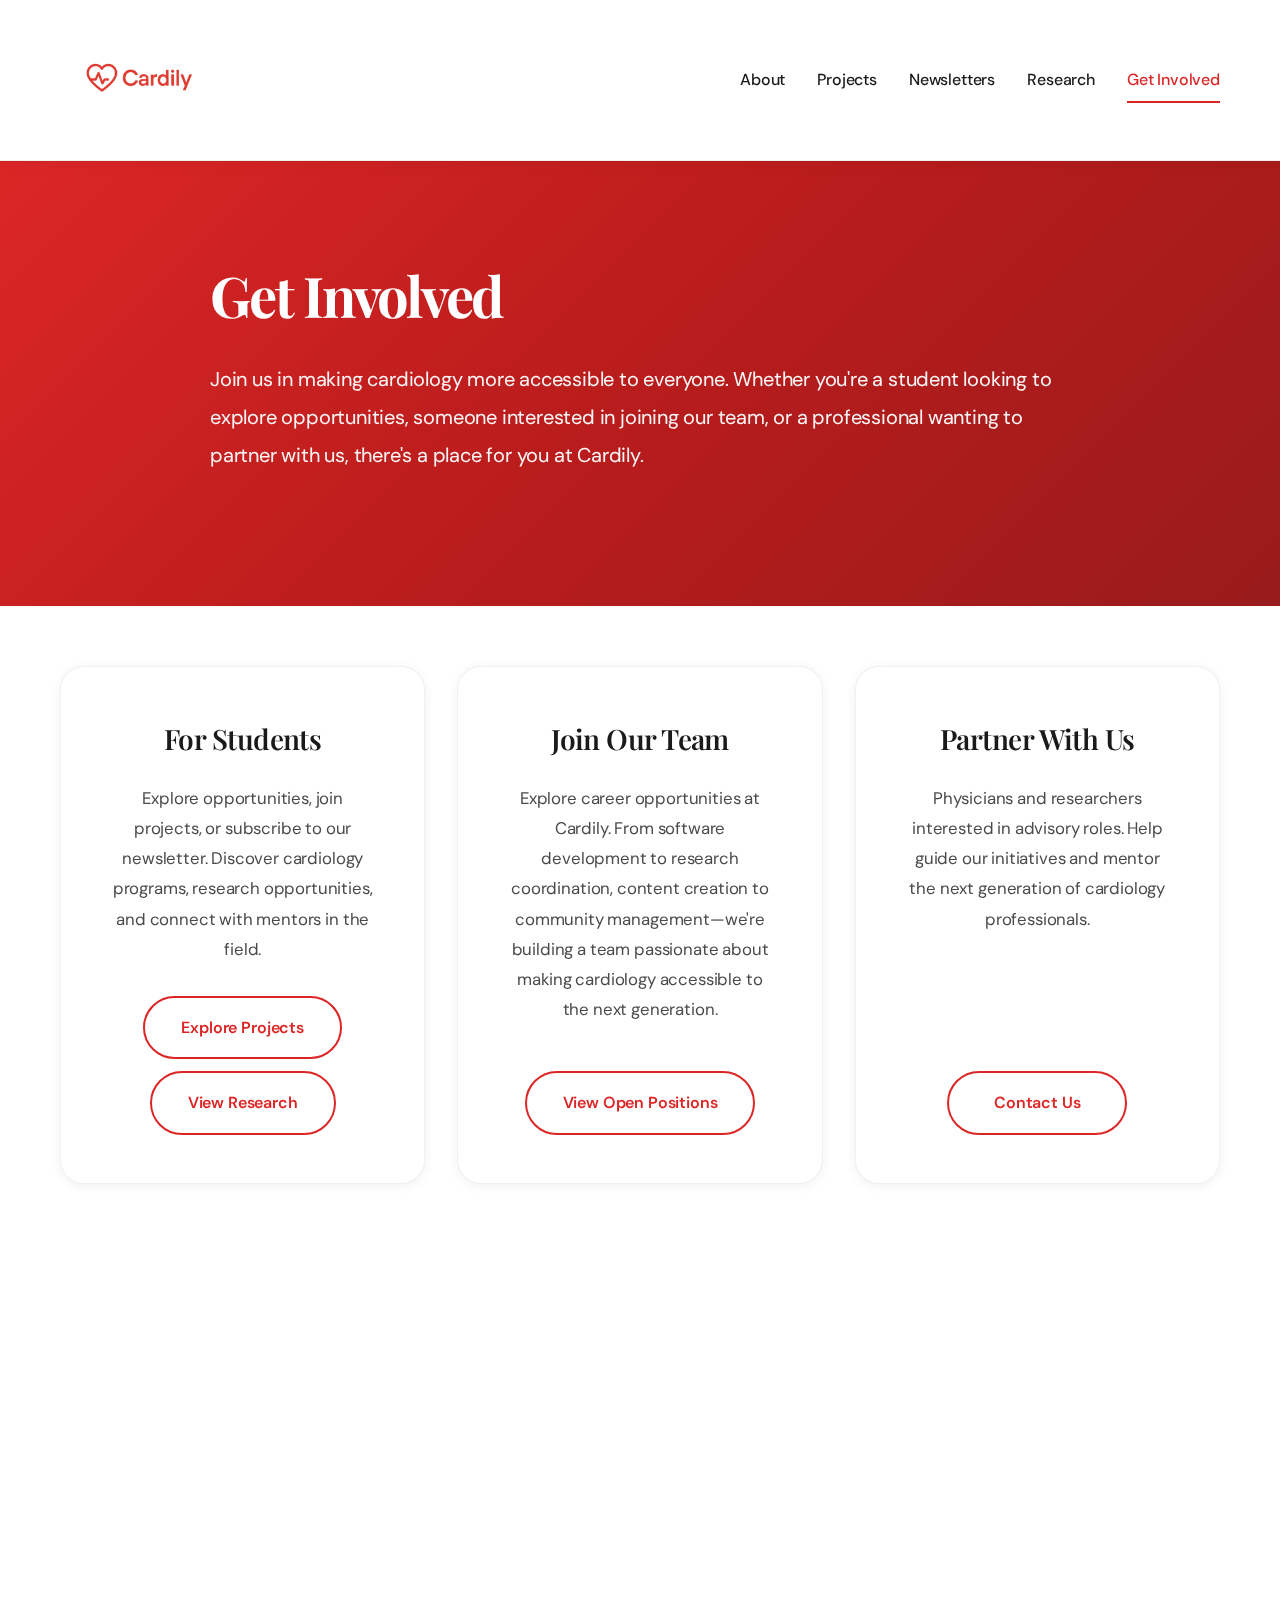
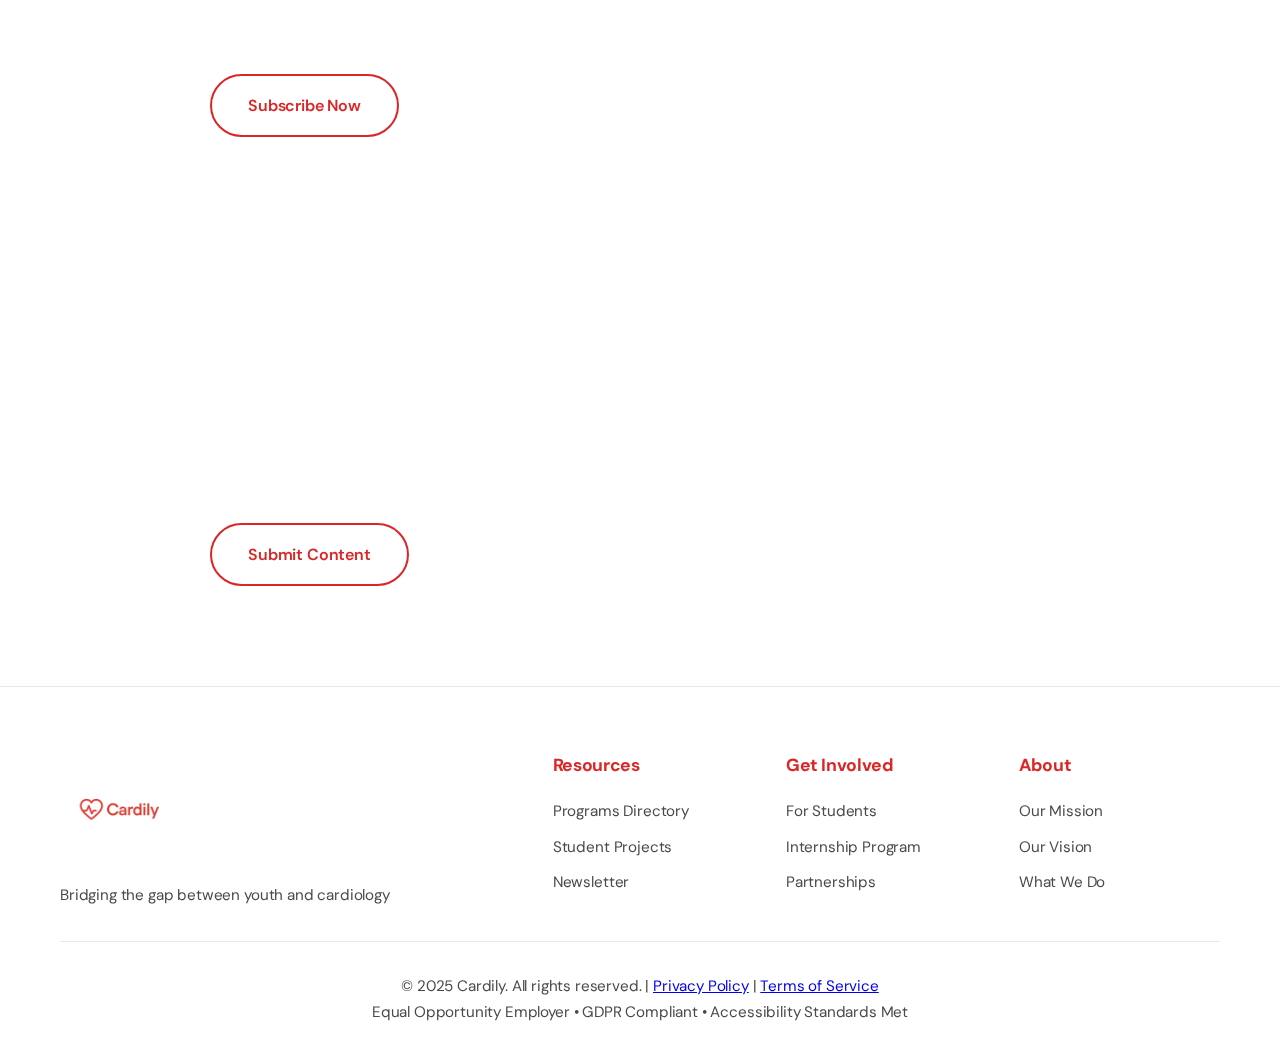
<file: get-involved.html>
<!DOCTYPE html>
<html lang="en">
<head>
    <meta charset="UTF-8">
    <meta name="viewport" content="width=device-width, initial-scale=1.0">
    <meta http-equiv="X-UA-Compatible" content="IE=edge">
    
    <!-- Primary Meta Tags -->
    <title>Get Involved - Cardily</title>
    <meta name="title" content="Get Involved - Cardily">
    <meta name="description" content="Join Cardily as a student, intern, or partner. Explore opportunities in cardiology and help make heart science accessible to the next generation.">
    
    <!-- Favicon -->
    <link rel="icon" type="image/png" href="calogo (1).png">
    
    <link rel="stylesheet" href="styles.css">
    <link rel="preconnect" href="https://fonts.googleapis.com">
    <link rel="preconnect" href="https://fonts.gstatic.com" crossorigin>
    <link href="https://fonts.googleapis.com/css2?family=DM+Sans:wght@400;500;600;700&family=Playfair+Display:wght@600;700;800&display=swap" rel="stylesheet">
</head>
<body>
    <!-- Page Loader -->
    <div class="page-loader">
        <div class="loader-content">
            <div class="loader-spinner"></div>
        </div>
    </div>

    <!-- Navigation -->
    <nav class="navbar">
        <div class="container">
            <div class="nav-brand">
                <a href="index.html"><img src="calogo (1).png" alt="Cardily" class="logo"></a>
            </div>
            <ul class="nav-menu">
                <li><a href="index.html#about">About</a></li>
                <li><a href="projects.html">Projects</a></li>
                <li><a href="newsletters.html">Newsletters</a></li>
                <li><a href="research.html">Research</a></li>
                <li><a href="get-involved.html" class="active">Get Involved</a></li>
            </ul>
            <button class="mobile-menu-toggle" aria-label="Toggle menu">
                <span></span>
                <span></span>
                <span></span>
            </button>
        </div>
    </nav>

    <!-- Page Content -->
    <section class="page-hero">
        <div class="container">
            <div class="page-content">
                <h1>Get Involved</h1>
                <p>
                    Join us in making cardiology more accessible to everyone. Whether you're a student 
                    looking to explore opportunities, someone interested in joining our team, or a professional 
                    wanting to partner with us, there's a place for you at Cardily.
                </p>
            </div>
        </div>
    </section>

    <section class="page-section">
        <div class="container">
            <div class="involvement-grid">
                <div class="involvement-card">
                    <h3>For Students</h3>
                    <p>Explore opportunities, join projects, or subscribe to our newsletter. Discover cardiology programs, research opportunities, and connect with mentors in the field.</p>
                    <div class="card-buttons">
                        <a href="projects.html" class="btn btn-outline">Explore Projects</a>
                        <a href="research.html" class="btn btn-outline">View Research</a>
                    </div>
                </div>
                <div class="involvement-card">
                    <h3>Join Our Team</h3>
                    <p>Explore career opportunities at Cardily. From software development to research coordination, content creation to community management—we're building a team passionate about making cardiology accessible to the next generation.</p>
                    <div class="card-buttons">
                        <a href="careers.html" class="btn btn-outline">View Open Positions</a>
                    </div>
                </div>
                <div class="involvement-card">
                    <h3>Partner With Us</h3>
                    <p>Physicians and researchers interested in advisory roles. Help guide our initiatives and mentor the next generation of cardiology professionals.</p>
                    <div class="card-buttons">
                        <a href="#" class="btn btn-outline">Contact Us</a>
                    </div>
                </div>
            </div>
            <div class="page-content">

                <div class="subscribe-section">
                    <h2>Subscribe</h2>
                    <p>Stay connected with the cardiology community. Subscribe to receive our monthly newsletter directly in your inbox, featuring the latest opportunities, student projects, and insights.</p>
                    <a href="newsletters.html" class="btn btn-outline">Subscribe Now</a>
                </div>

                <div class="contribute-section">
                    <h2>Contribute</h2>
                    <p>Have something to share? We welcome student contributions, project updates, and insights from the cardiology community. Get in touch to feature your work in an upcoming issue.</p>
                    <a href="#" class="btn btn-outline">Submit Content</a>
                </div>
            </div>
        </div>
    </section>

    <!-- Back to Top Button -->
    <button id="back-to-top" class="back-to-top" aria-label="Back to top">
        <svg width="24" height="24" viewBox="0 0 24 24" fill="none" stroke="currentColor" stroke-width="2" stroke-linecap="round" stroke-linejoin="round">
            <polyline points="18 15 12 9 6 15"></polyline>
        </svg>
    </button>

    <!-- Footer -->
    <footer class="footer">
        <div class="container">
            <div class="footer-content">
                <div class="footer-brand">
                    <img src="calogo (1).png" alt="Cardily" class="logo-footer">
                    <p>Bridging the gap between youth and cardiology</p>
                </div>
                <div class="footer-links">
                    <div class="footer-column">
                        <h4>Resources</h4>
                        <ul>
                            <li><a href="/#what-we-do">Programs Directory</a></li>
                            <li><a href="/projects">Student Projects</a></li>
                            <li><a href="/newsletters">Newsletter</a></li>
                        </ul>
                    </div>
                    <div class="footer-column">
                        <h4>Get Involved</h4>
                        <ul>
                            <li><a href="get-involved.html">For Students</a></li>
                            <li><a href="get-involved.html">Internship Program</a></li>
                            <li><a href="get-involved.html">Partnerships</a></li>
                        </ul>
                    </div>
                    <div class="footer-column">
                        <h4>About</h4>
                        <ul>
                            <li><a href="/#about">Our Mission</a></li>
                            <li><a href="/#vision">Our Vision</a></li>
                            <li><a href="/#what-we-do">What We Do</a></li>
                        </ul>
                    </div>
                </div>
            </div>

            <div class="footer-bottom">
                <p>&copy; 2025 Cardily. All rights reserved. | <a href="privacy-policy.html">Privacy Policy</a> | <a href="terms-of-service.html">Terms of Service</a><br>
                   Equal Opportunity Employer • GDPR Compliant • Accessibility Standards Met
                </p>
            </div>
        </div>
    </footer>

    <script src="script.js"></script>
</body>
</html>
</file>
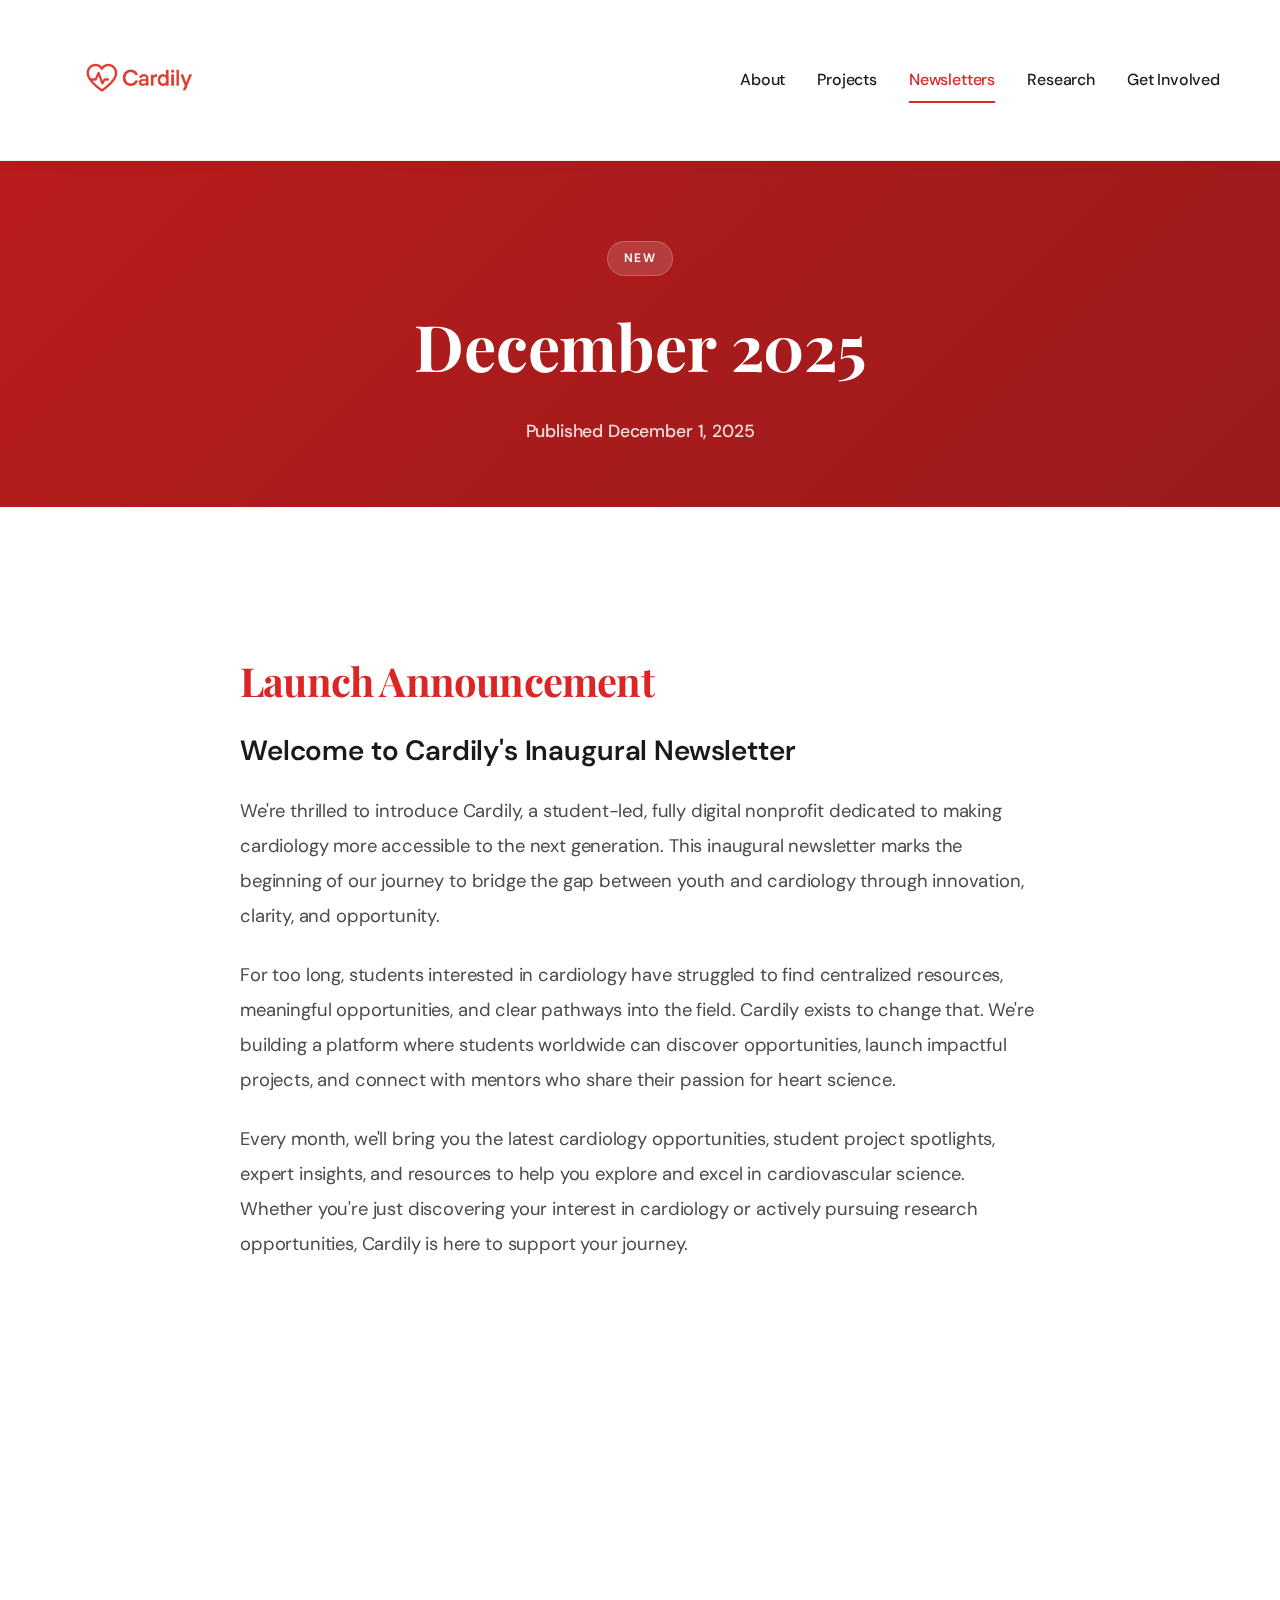
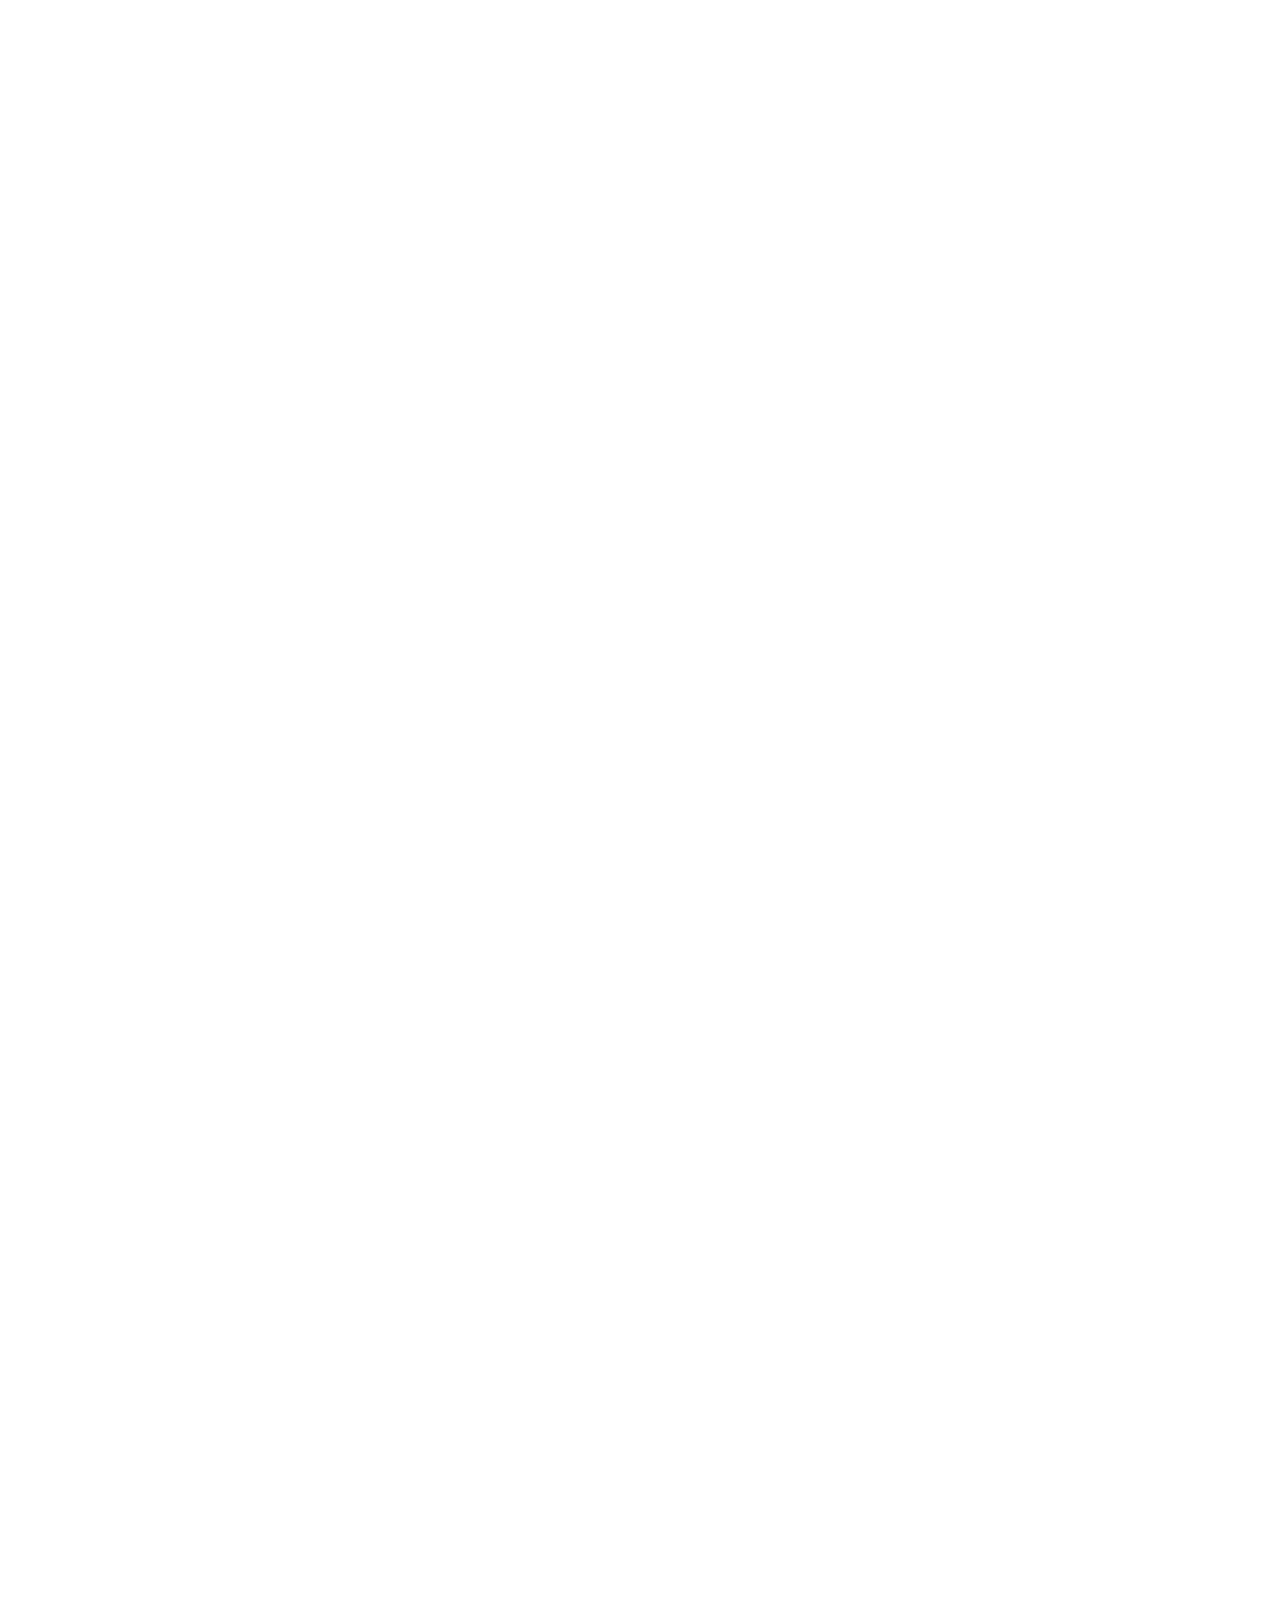
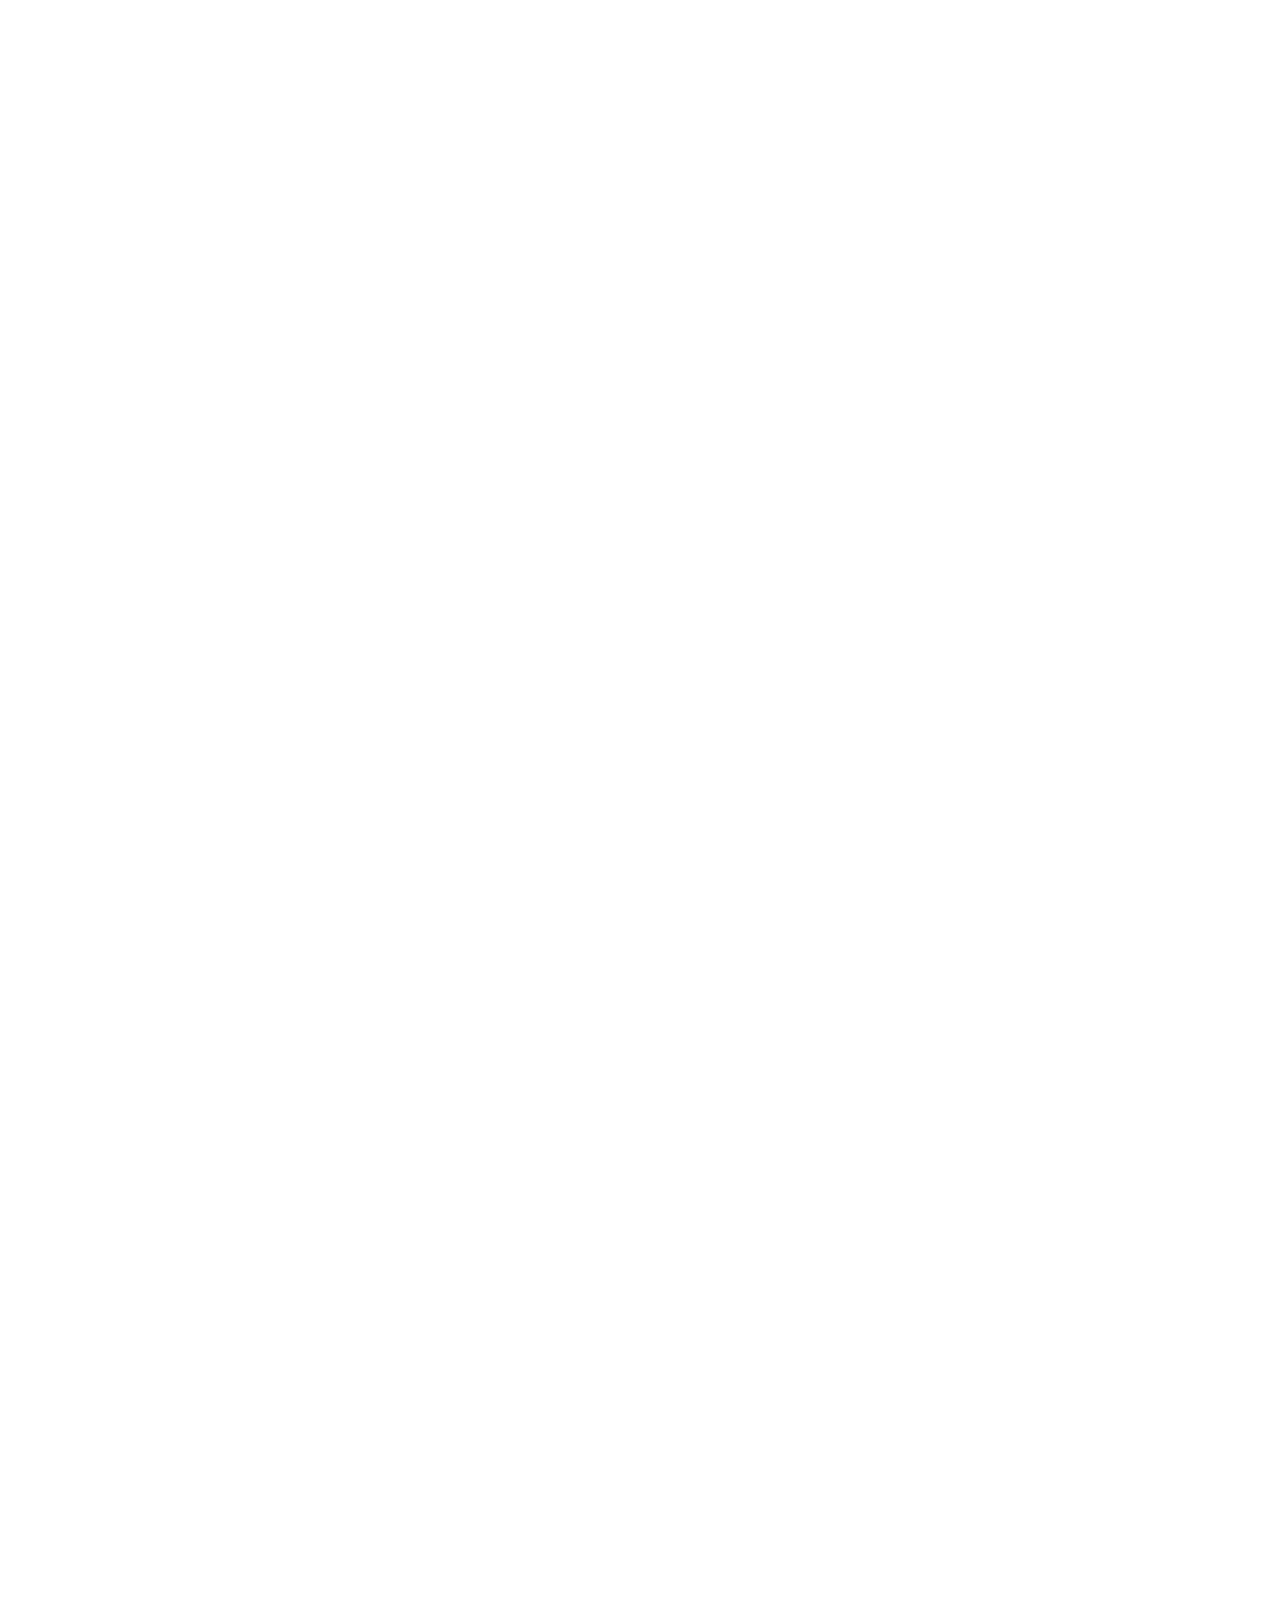
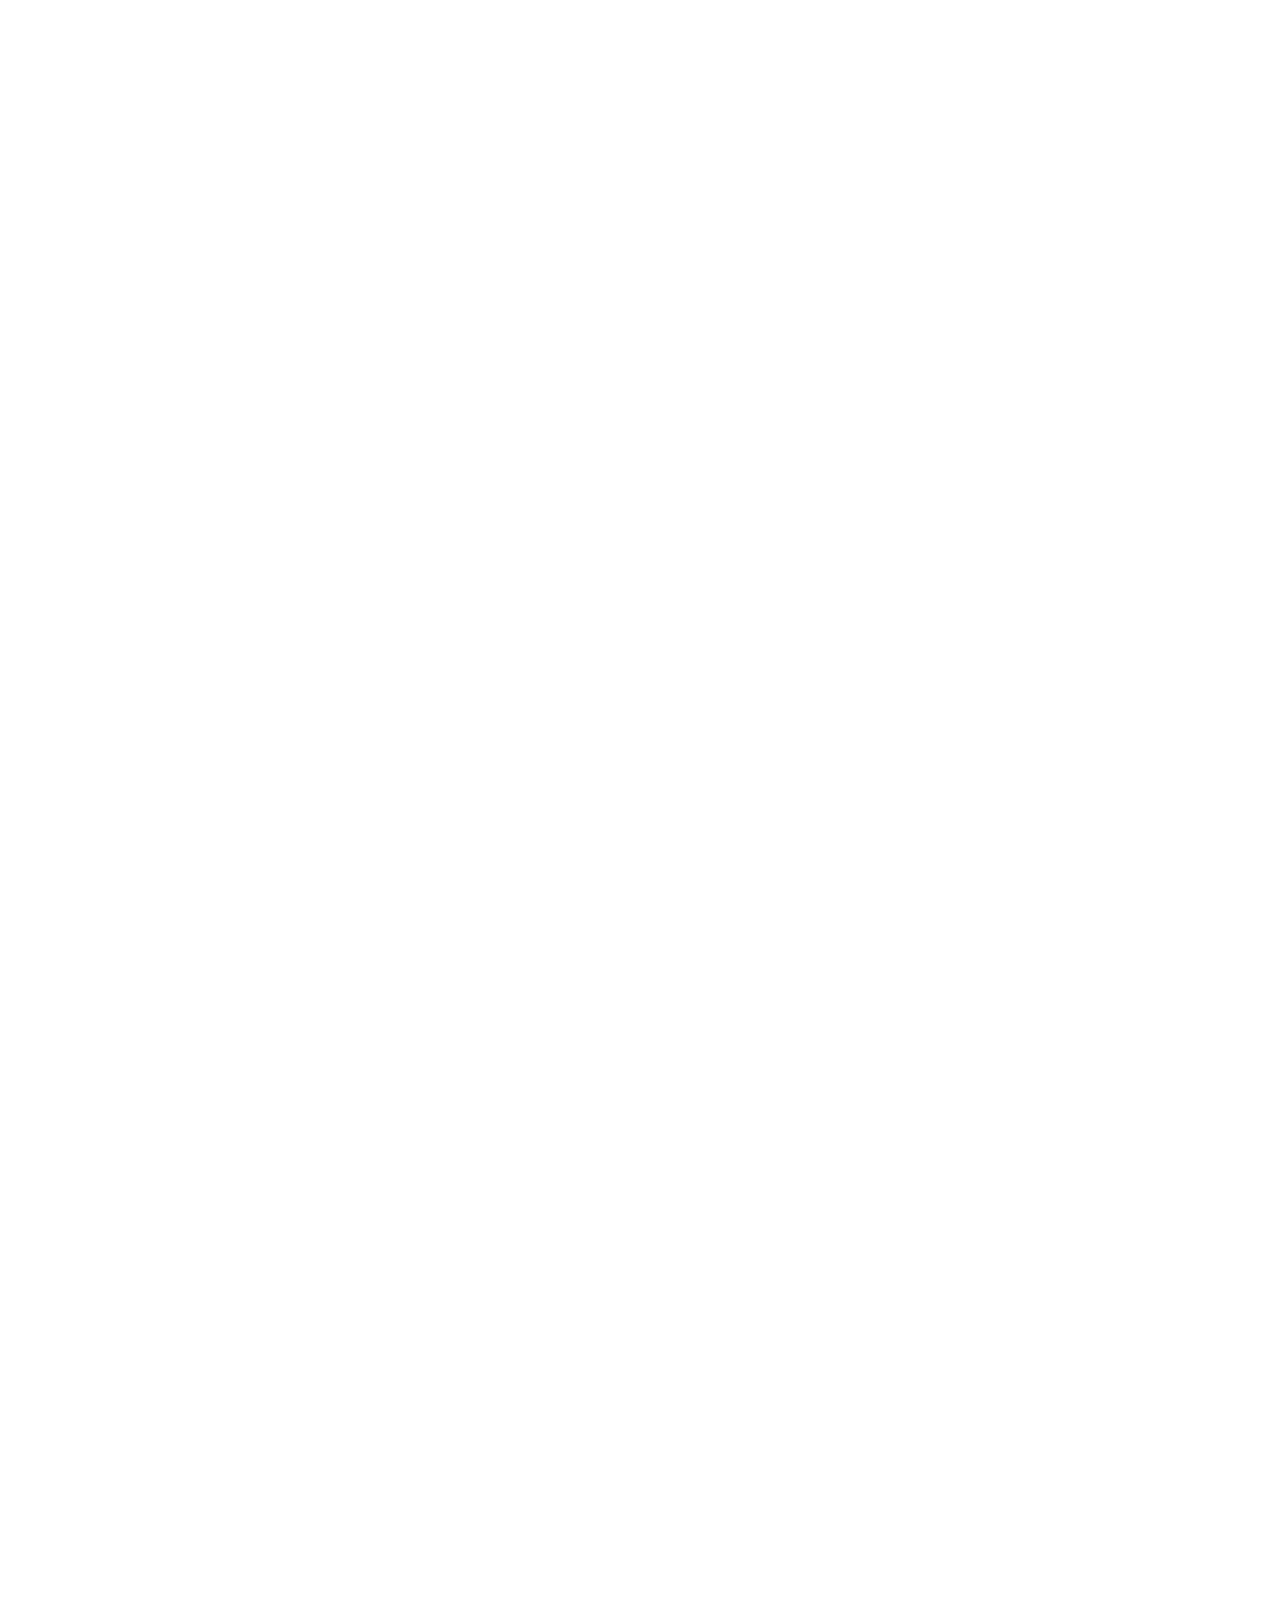
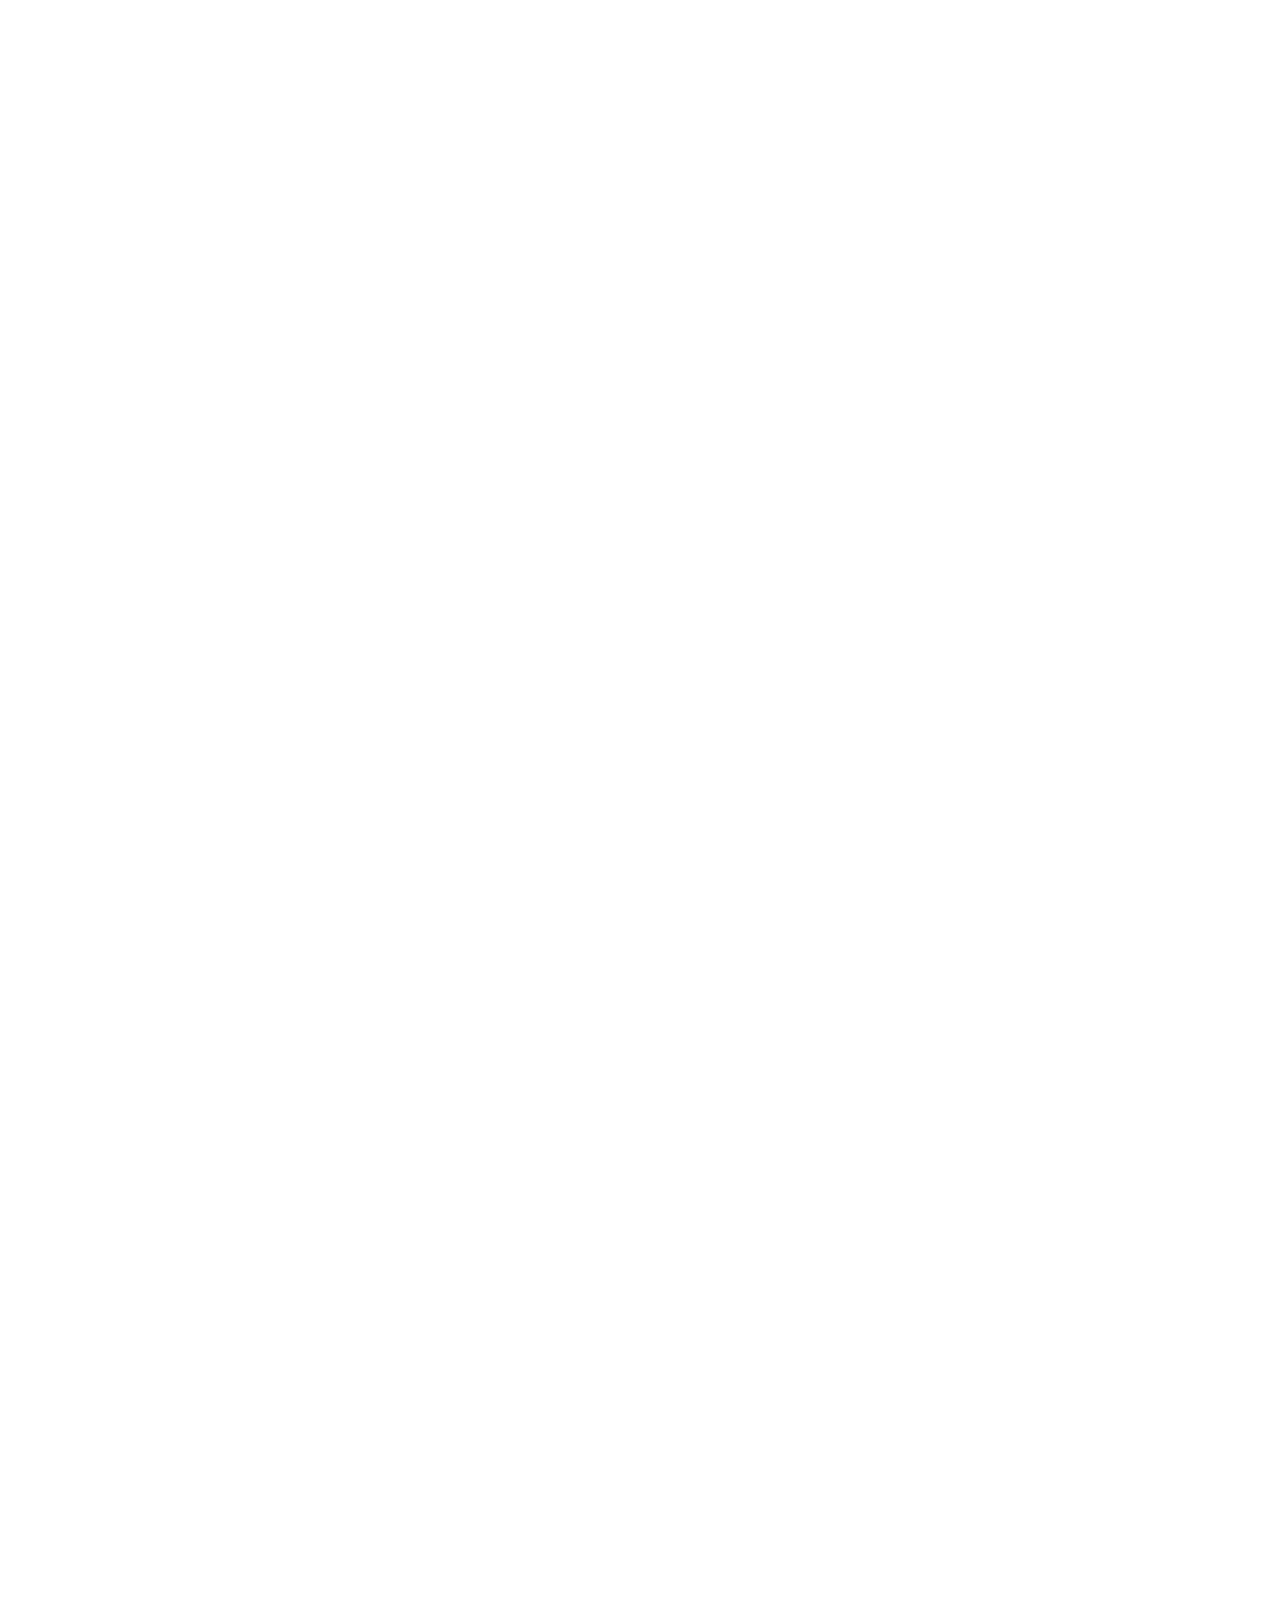
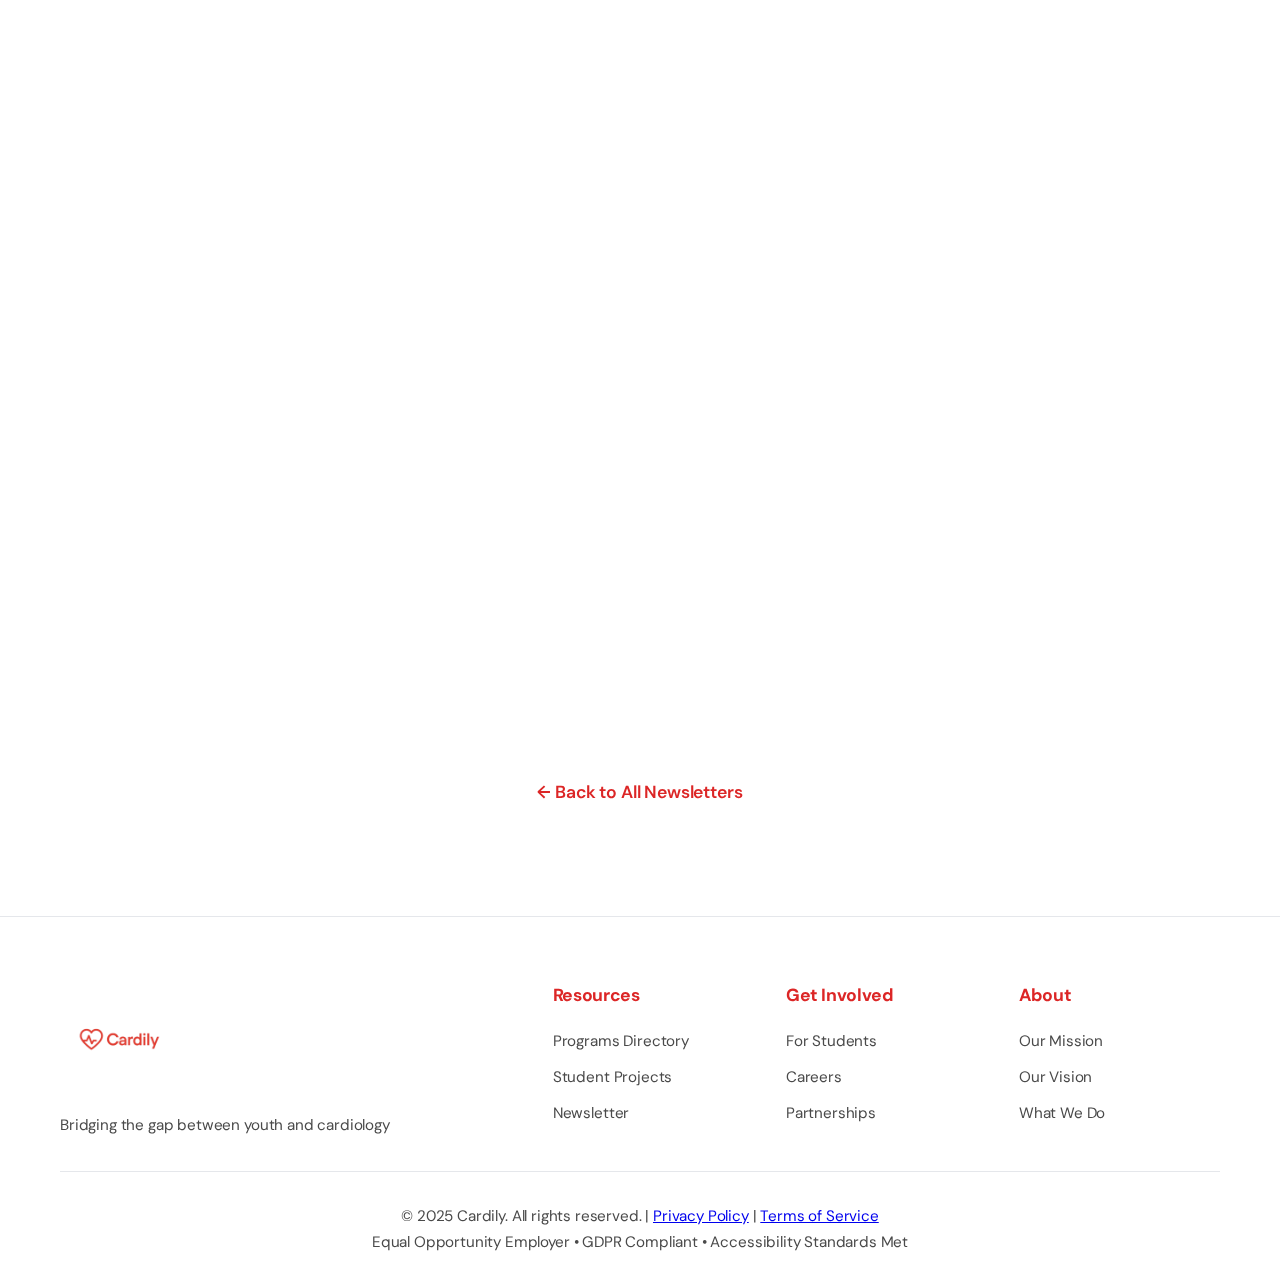
<file: newsletter-december-2025.html>
<!DOCTYPE html>
<html lang="en">
<head>
    <meta charset="UTF-8">
    <meta name="viewport" content="width=device-width, initial-scale=1.0">
    <meta http-equiv="X-UA-Compatible" content="IE=edge">
    
    <!-- Primary Meta Tags -->
    <title>December 2025 Newsletter - Cardily</title>
    <meta name="title" content="December 2025 Newsletter - Cardily">
    <meta name="description" content="Welcome to Cardily's inaugural newsletter. Learn about our mission to make cardiology accessible to the next generation.">
    
    <!-- Favicon -->
    <link rel="icon" type="image/png" href="calogo (1).png">
    
    <link rel="stylesheet" href="styles.css">
    <link rel="preconnect" href="https://fonts.googleapis.com">
    <link rel="preconnect" href="https://fonts.gstatic.com" crossorigin>
    <link href="https://fonts.googleapis.com/css2?family=DM+Sans:wght@400;500;600;700&family=Playfair+Display:wght@600;700;800&display=swap" rel="stylesheet">
</head>
<body>
    <!-- Page Loader -->
    <div class="page-loader">
        <div class="loader-content">
            <div class="loader-spinner"></div>
        </div>
    </div>

    <!-- Navigation -->
    <nav class="navbar">
        <div class="container">
            <div class="nav-brand">
                <a href="/"><img src="calogo (1).png" alt="Cardily" class="logo"></a>
            </div>
            <ul class="nav-menu">
                <li><a href="/#about">About</a></li>
                <li><a href="/projects">Projects</a></li>
                <li><a href="/newsletters" class="active">Newsletters</a></li>
                <li><a href="/research">Research</a></li>
                <li><a href="/get-involved">Get Involved</a></li>
            </ul>
            <button class="mobile-menu-toggle" aria-label="Toggle menu">
                <span></span>
                <span></span>
                <span></span>
            </button>
        </div>
    </nav>

    <!-- Newsletter Header -->
    <section class="newsletter-header">
        <div class="container">
            <div class="newsletter-header-content">
                <span class="issue-badge">New</span>
                <h1>December 2025</h1>
                <p class="issue-date">Published December 1, 2025</p>
            </div>
        </div>
    </section>

    <!-- Newsletter Content -->
    <article class="newsletter-article">
        <div class="container">
            <div class="newsletter-body">
                
                <!-- Launch Announcement -->
                <section class="newsletter-section">
                    <h2>Launch Announcement</h2>
                    <h3>Welcome to Cardily's Inaugural Newsletter</h3>
                    <p>
                        We're thrilled to introduce Cardily, a student-led, fully digital nonprofit dedicated to 
                        making cardiology more accessible to the next generation. This inaugural newsletter marks 
                        the beginning of our journey to bridge the gap between youth and cardiology through 
                        innovation, clarity, and opportunity.
                    </p>
                    <p>
                        For too long, students interested in cardiology have struggled to find centralized resources, 
                        meaningful opportunities, and clear pathways into the field. Cardily exists to change that. 
                        We're building a platform where students worldwide can discover opportunities, launch impactful 
                        projects, and connect with mentors who share their passion for heart science.
                    </p>
                    <p>
                        Every month, we'll bring you the latest cardiology opportunities, student project spotlights, 
                        expert insights, and resources to help you explore and excel in cardiovascular science. Whether 
                        you're just discovering your interest in cardiology or actively pursuing research opportunities, 
                        Cardily is here to support your journey.
                    </p>
                </section>

                <!-- Our Mission -->
                <section class="newsletter-section">
                    <h2>Our Mission</h2>
                    <h3>Making Cardiology Accessible to the Next Generation</h3>
                    <p>
                        At Cardily, our mission is simple yet ambitious: to bridge the gap between youth and cardiology 
                        through innovation, clarity, and opportunity. We believe that every student with a passion for 
                        heart science deserves access to quality resources, meaningful opportunities, and supportive 
                        mentorship—regardless of their background or location.
                    </p>
                    <div class="mission-pillars">
                        <div class="pillar">
                            <h4>Innovation</h4>
                            <p>
                                We leverage digital platforms and modern tools to create new pathways for students to 
                                engage with cardiology. From interactive databases to collaborative projects, we're 
                                reimagining how the next generation discovers and contributes to cardiovascular science.
                            </p>
                        </div>
                        <div class="pillar">
                            <h4>Clarity</h4>
                            <p>
                                Navigating cardiology opportunities shouldn't be overwhelming. We organize, curate, and 
                                present information in clear, accessible formats—making it easy for students to find 
                                programs, understand requirements, and take actionable next steps.
                            </p>
                        </div>
                        <div class="pillar">
                            <h4>Opportunity</h4>
                            <p>
                                We maintain a comprehensive directory of summer programs, research opportunities, 
                                internships, and mentorship connections. Our goal is to ensure that no student misses 
                                out on a life-changing opportunity simply because they didn't know it existed.
                            </p>
                        </div>
                    </div>
                    <p>
                        What makes Cardily unique is our commitment to being fully free, fully digital, and strictly 
                        non-medical. We don't provide medical advice or clinical education—instead, we focus on creating 
                        pathways, providing resources, and building community for students interested in the science, 
                        research, and innovation aspects of cardiology.
                    </p>
                </section>

                <!-- Getting Started -->
                <section class="newsletter-section">
                    <h2>Getting Started</h2>
                    <h3>How to Explore Opportunities and Get Involved</h3>
                    <p>
                        Whether you're new to cardiology or actively seeking ways to deepen your involvement, Cardily 
                        offers multiple pathways to engage with the field. Here's how you can start your journey with us:
                    </p>
                    
                    <h4>Explore Our Opportunities Directory</h4>
                    <p>
                        Our comprehensive database features carefully curated summer programs, research opportunities, 
                        and cardiology pathways specifically designed for students. Each listing includes detailed 
                        information about eligibility requirements, application deadlines, program structure, and what 
                        you can expect to gain from the experience.
                    </p>

                    <h4>Join Our Projects</h4>
                    <p>
                        Gain hands-on experience by contributing to meaningful initiatives led by students like you. 
                        Current projects include AED mapping initiatives, resource database development, and educational 
                        content creation. These projects offer practical experience while making a real impact on 
                        cardiology accessibility.
                    </p>

                    <h4>Subscribe to Our Newsletter</h4>
                    <p>
                        Stay informed about new opportunities, student spotlights, and cardiology insights delivered 
                        directly to your inbox each month. Our newsletter ensures you never miss important deadlines 
                        or emerging opportunities in the field.
                    </p>

                    <h4>Apply to Our Internship Program</h4>
                    <p>
                        Join our team and help build the platform while gaining valuable experience in nonprofit 
                        operations, content creation, research, and community building. Our internship program offers 
                        structured learning, mentorship, and the opportunity to contribute to a mission-driven organization.
                    </p>

                    <h4>Connect With Our Community</h4>
                    <p>
                        Engage with other students passionate about cardiology through our platform. Share your projects, 
                        ask questions, seek mentorship, and collaborate with peers worldwide who share your interests.
                    </p>
                </section>

                <!-- Platform Overview -->
                <section class="newsletter-section">
                    <h2>Platform Overview</h2>
                    <h3>Discover Our Resources, Projects, and Programs</h3>
                    <p>
                        Cardily brings together multiple resources under one digital roof, making it easier than ever 
                        for students to access everything they need to explore cardiology. Here's what you'll find on 
                        our platform:
                    </p>

                    <div class="platform-features">
                        <div class="feature-highlight">
                            <h4>Comprehensive Opportunities Directory</h4>
                            <p>
                                A centralized database of cardiology summer programs, research opportunities, and pathways 
                                for students. Each opportunity is carefully vetted and includes detailed information to 
                                help you make informed decisions about your next steps.
                            </p>
                        </div>

                        <div class="feature-highlight">
                            <h4>Student Project Showcase</h4>
                            <p>
                                Explore innovative projects led by students worldwide, from AED accessibility mapping to 
                                educational resource development. Get inspired, learn from others' work, and discover 
                                opportunities to contribute to ongoing initiatives.
                            </p>
                        </div>

                        <div class="feature-highlight">
                            <h4>Research Resources</h4>
                            <p>
                                Access curated resources about cardiology research, including guides for getting started 
                                in research, understanding cardiovascular science, and connecting with research mentors 
                                in the field.
                            </p>
                        </div>

                        <div class="feature-highlight">
                            <h4>Internship Program</h4>
                            <p>
                                A structured program where students help research, organize, and build the platform while 
                                gaining valuable experience in nonprofit operations, content development, and community 
                                engagement.
                            </p>
                        </div>

                        <div class="feature-highlight">
                            <h4>Monthly Newsletter</h4>
                            <p>
                                Regular updates featuring new opportunities, student spotlights, expert insights, and 
                                cardiology news relevant to aspiring cardiovascular scientists and innovators.
                            </p>
                        </div>

                        <div class="feature-highlight">
                            <h4>Professional Network</h4>
                            <p>
                                Connect with physicians and researchers serving in non-clinical advisory roles, providing 
                                guidance and mentorship to help shape the next generation of cardiology professionals.
                            </p>
                        </div>
                    </div>

                    <p>
                        All of our resources are completely free and accessible online from anywhere in the world. We 
                        believe that access to quality cardiology opportunities shouldn't depend on your geographic 
                        location or financial resources.
                    </p>
                </section>

                <!-- What's Next -->
                <section class="newsletter-section">
                    <h2>What's Next</h2>
                    <h3>Upcoming Opportunities and Initiatives for 2026</h3>
                    <p>
                        As we look ahead to 2026, Cardily has ambitious plans to expand our impact and reach even more 
                        students interested in cardiology. Here's what's on the horizon:
                    </p>

                    <h4>Expanding Our Opportunities Database</h4>
                    <p>
                        We're actively working to add hundreds of new cardiology programs, research opportunities, and 
                        pathways to our database. Our team is reaching out to institutions worldwide to ensure 
                        comprehensive coverage of opportunities available to students at all levels.
                    </p>

                    <h4>Launching New Student Projects</h4>
                    <p>
                        In early 2026, we'll be unveiling several new initiatives, including expanded AED mapping 
                        projects, cardiovascular health awareness campaigns, and resource development programs. These 
                        projects will offer students hands-on experience while contributing to meaningful work in 
                        cardiology accessibility.
                    </p>

                    <h4>Building Mentorship Connections</h4>
                    <p>
                        We're developing a structured mentorship program that will connect students with cardiology 
                        professionals, researchers, and advanced students. This program will facilitate meaningful 
                        one-on-one relationships that support students' growth and exploration in the field.
                    </p>

                    <h4>Enhancing Platform Features</h4>
                    <p>
                        Based on user feedback, we're planning to introduce new platform features including personalized 
                        opportunity recommendations, application deadline reminders, and interactive tools to help students 
                        plan their cardiology journey.
                    </p>

                    <h4>Growing Our Community</h4>
                    <p>
                        We aim to reach thousands more students in 2026, building a global community of young people 
                        passionate about cardiology. Through partnerships with schools, organizations, and student groups, 
                        we'll work to make Cardily the go-to resource for students interested in cardiovascular science.
                    </p>

                    <h4>Upcoming Deadlines and Opportunities</h4>
                    <p>
                        Keep an eye out for our January 2026 newsletter, which will feature a comprehensive guide to 
                        spring and summer cardiology opportunities, including research programs, internships, and 
                        workshops with upcoming application deadlines.
                    </p>
                </section>

                <!-- Call to Action -->
                <section class="newsletter-cta">
                    <h2>Get Involved Today</h2>
                    <p>
                        Ready to start your cardiology journey? Explore opportunities, join projects, or become part 
                        of our team. Together, we're making cardiovascular science more accessible to the next generation.
                    </p>
                    <div class="cta-buttons">
                        <a href="/get-involved" class="btn btn-primary btn-lg">Get Involved</a>
                        <a href="/projects" class="btn btn-outline btn-lg">Explore Projects</a>
                    </div>
                </section>

                <!-- Back to Newsletters -->
                <div class="back-link">
                    <a href="/newsletters">← Back to All Newsletters</a>
                </div>

            </div>
        </div>
    </article>

    <!-- Back to Top Button -->
    <button id="back-to-top" class="back-to-top" aria-label="Back to top">
        <svg width="24" height="24" viewBox="0 0 24 24" fill="none" stroke="currentColor" stroke-width="2" stroke-linecap="round" stroke-linejoin="round">
            <polyline points="18 15 12 9 6 15"></polyline>
        </svg>
    </button>

    <!-- Footer -->
    <footer class="footer">
        <div class="container">
            <div class="footer-content">
                <div class="footer-brand">
                    <img src="calogo (1).png" alt="Cardily" class="logo-footer">
                    <p>Bridging the gap between youth and cardiology</p>
                </div>
                <div class="footer-links">
                    <div class="footer-column">
                        <h4>Resources</h4>
                        <ul>
                            <li><a href="/#what-we-do">Programs Directory</a></li>
                            <li><a href="/projects">Student Projects</a></li>
                            <li><a href="/newsletters">Newsletter</a></li>
                        </ul>
                    </div>
                    <div class="footer-column">
                        <h4>Get Involved</h4>
                        <ul>
                            <li><a href="/careers?search=internship">For Students</a></li>
                            <li><a href="/careers">Careers</a></li>
                            <li><a href="/get-involved">Partnerships</a></li>
                        </ul>
                    </div>
                    <div class="footer-column">
                        <h4>About</h4>
                        <ul>
                            <li><a href="/#about">Our Mission</a></li>
                            <li><a href="/#vision">Our Vision</a></li>
                            <li><a href="/#what-we-do">What We Do</a></li>
                        </ul>
                    </div>
                </div>
            </div>
            <div class="footer-bottom">
                <p>&copy; 2025 Cardily. All rights reserved. | <a href="privacy-policy.html">Privacy Policy</a> | <a href="terms-of-service.html">Terms of Service</a><br>
                   Equal Opportunity Employer • GDPR Compliant • Accessibility Standards Met
                </p>
            </div>
        </div>
    </footer>

    <script src="script.js"></script>
</body>
</html>
</file>
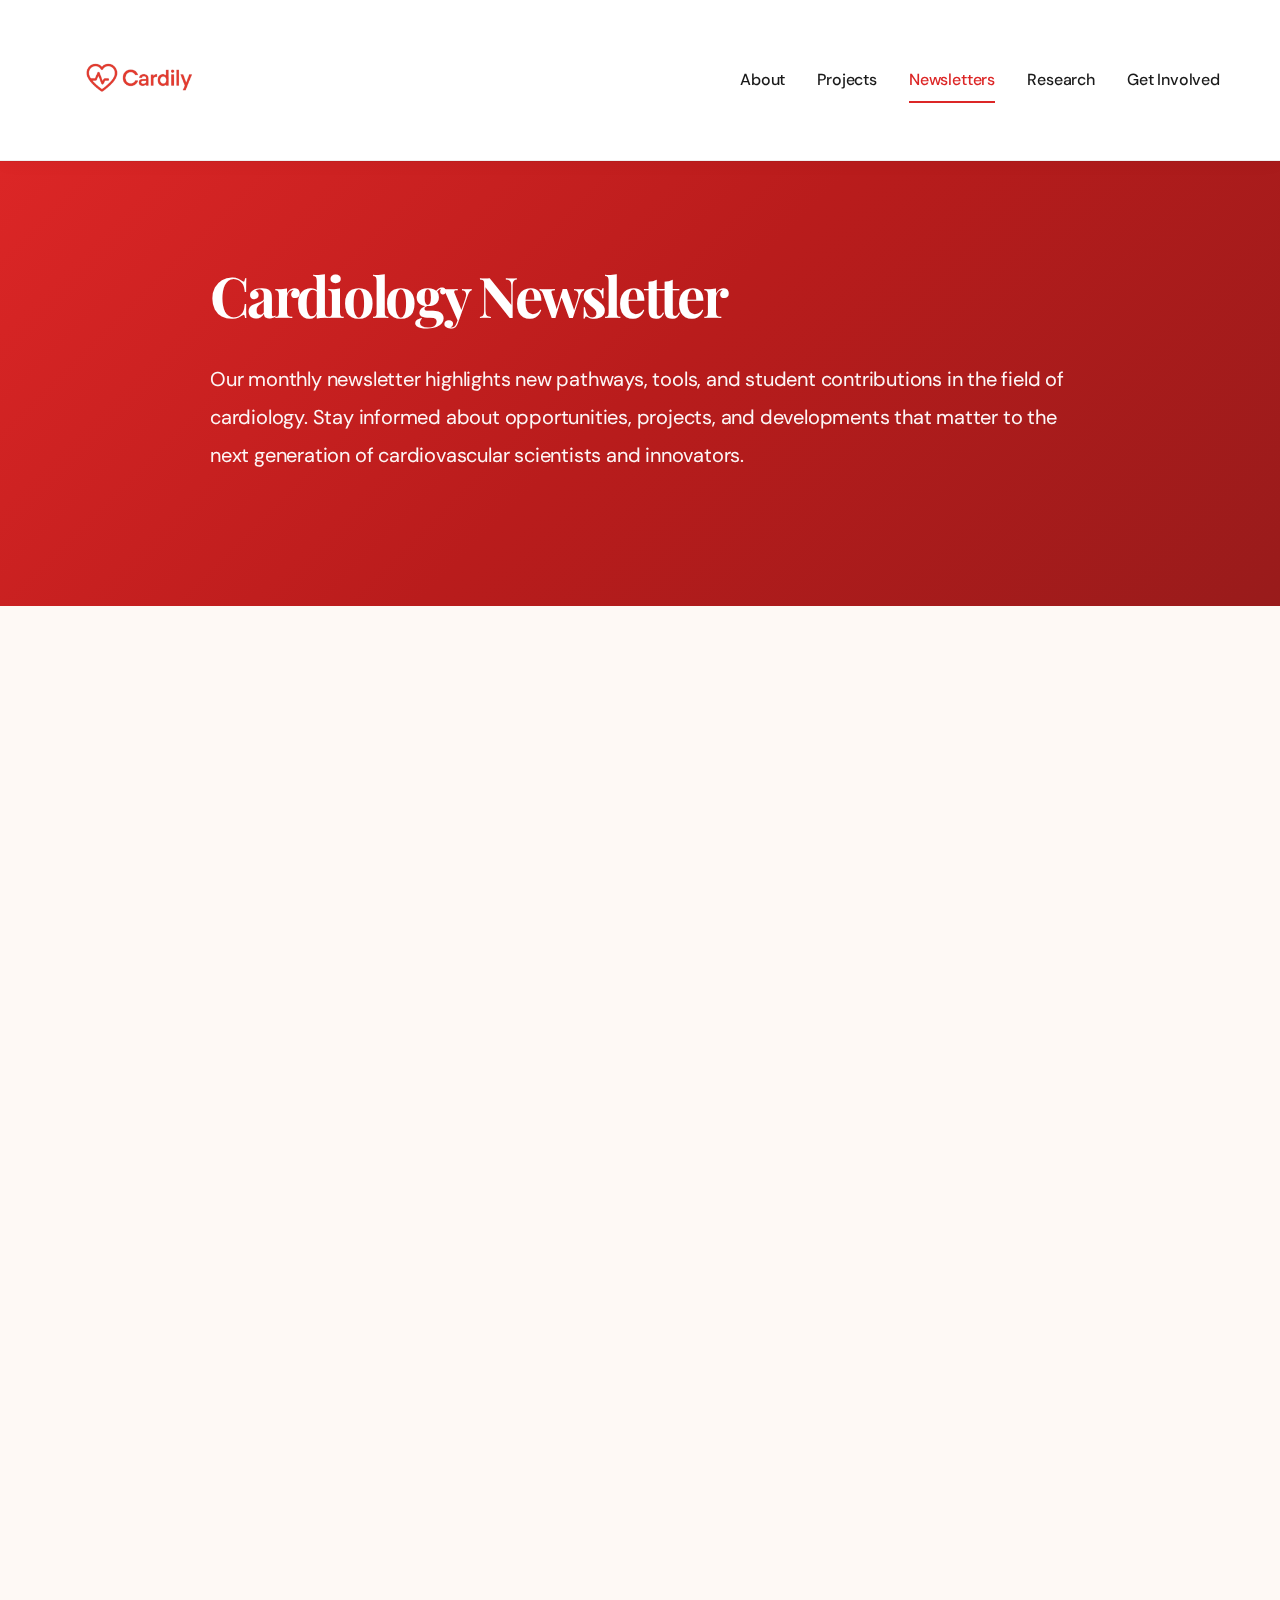
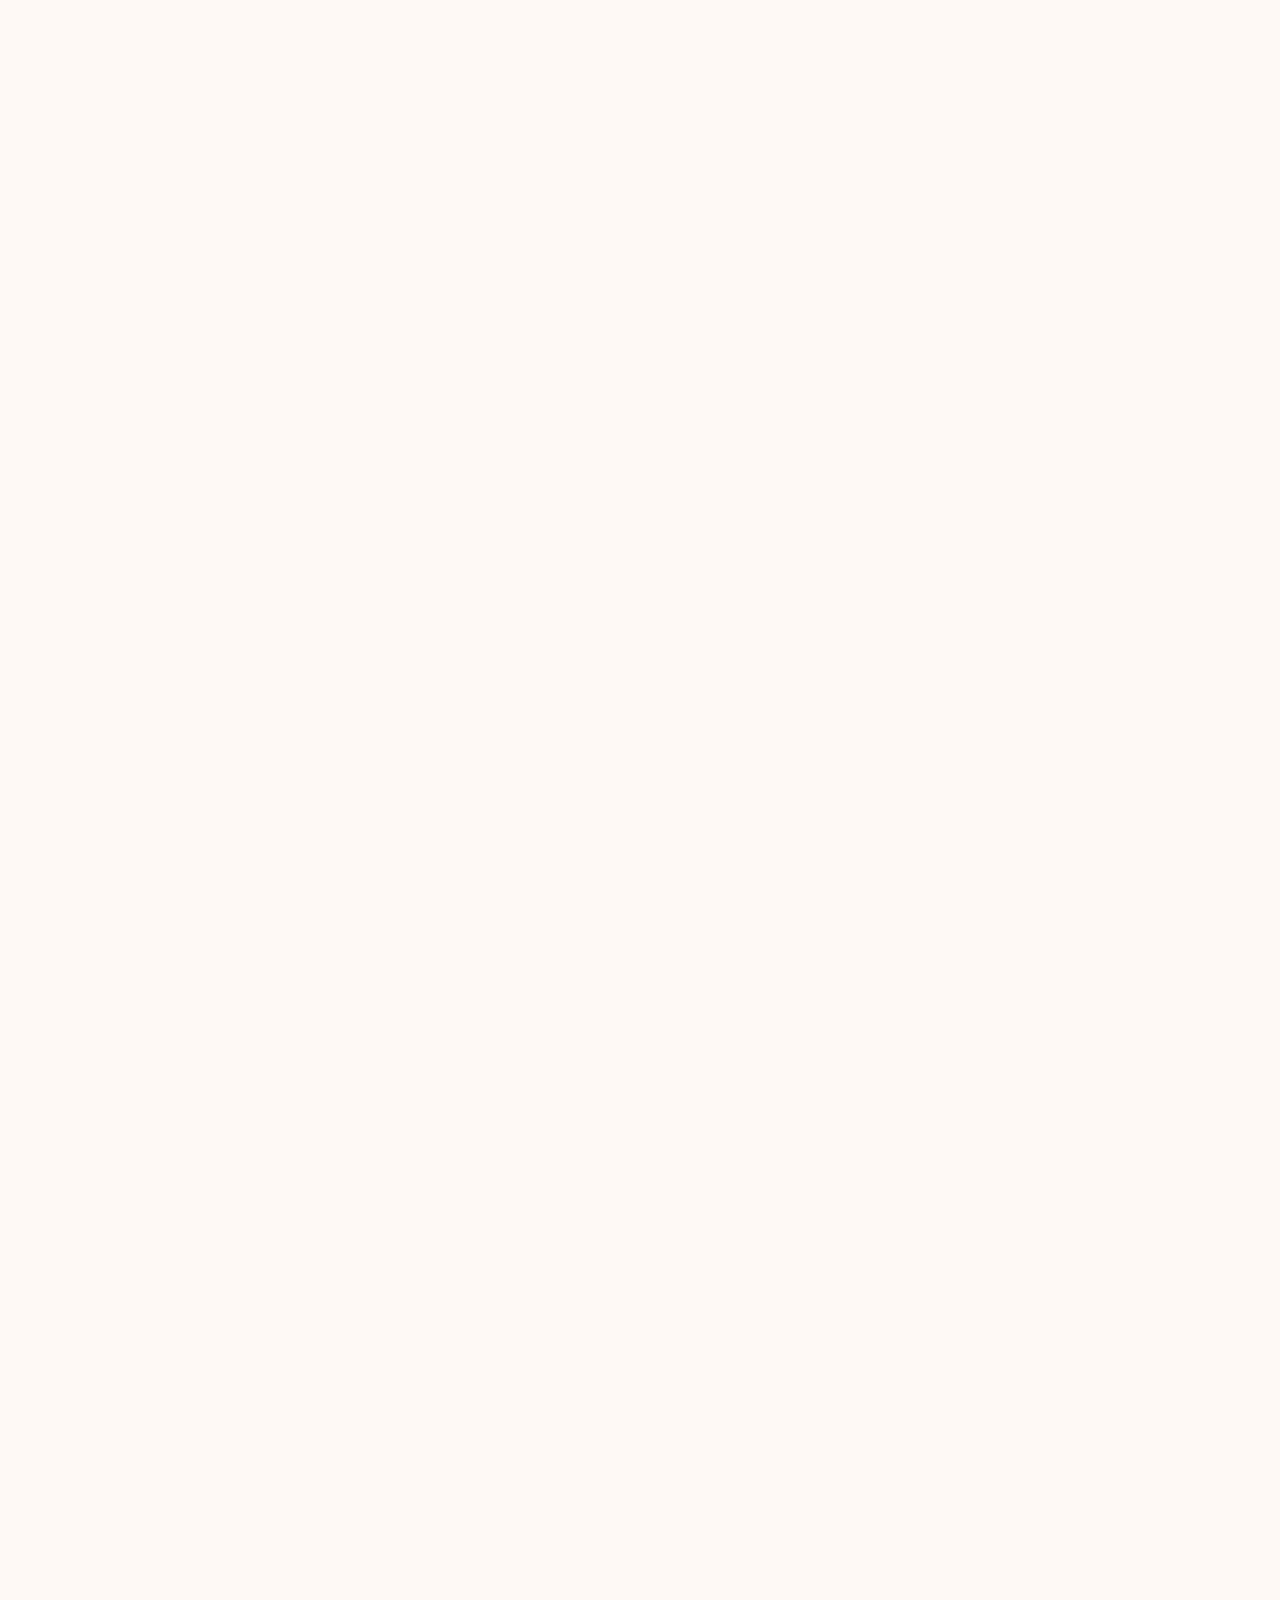
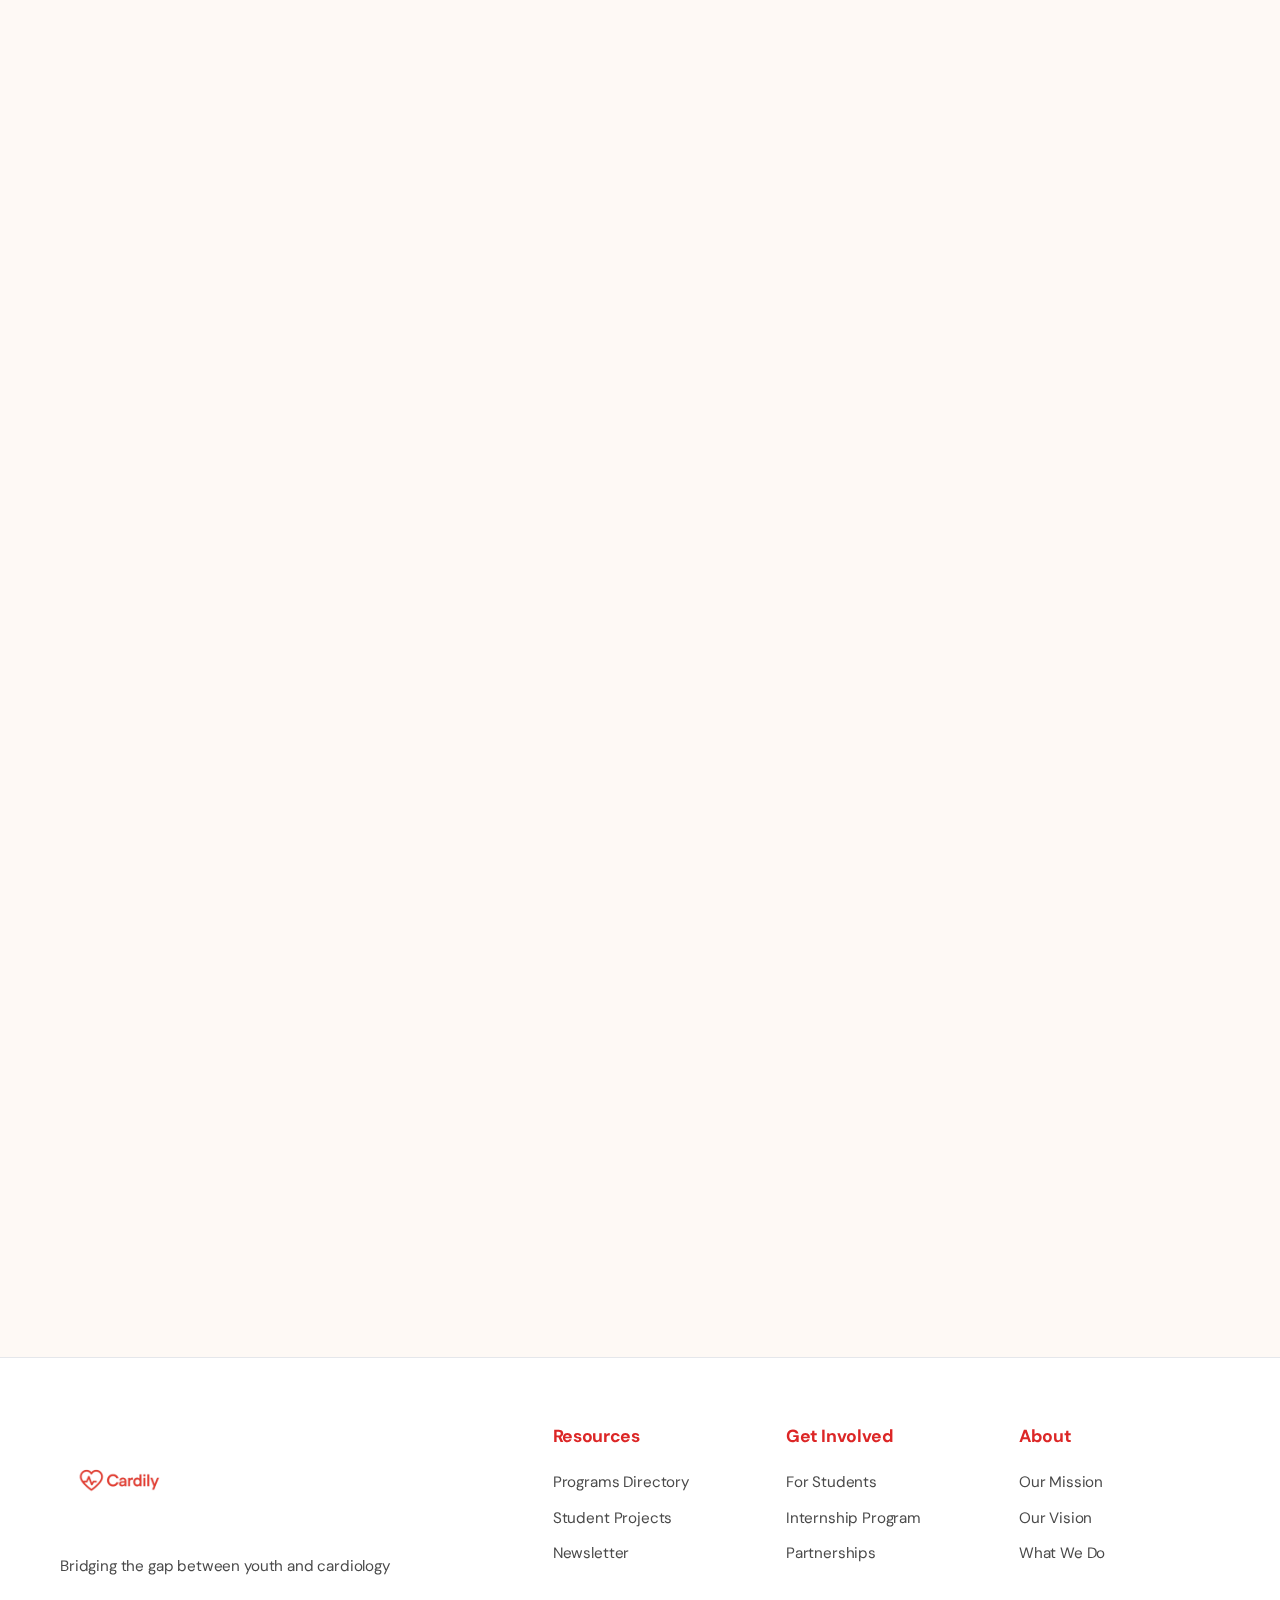
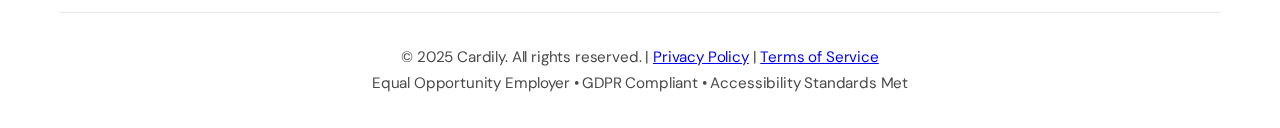
<file: newsletters.html>
<!DOCTYPE html>
<html lang="en">
<head>
    <meta charset="UTF-8">
    <meta name="viewport" content="width=device-width, initial-scale=1.0">
    <meta http-equiv="X-UA-Compatible" content="IE=edge">
    
    <!-- Primary Meta Tags -->
    <title>Newsletters - Cardily</title>
    <meta name="title" content="Cardiology Newsletters - Cardily">
    <meta name="description" content="Stay informed with Cardily's monthly newsletter featuring cardiology opportunities, student projects, and insights for the next generation.">
    
    <!-- Favicon -->
    <link rel="icon" type="image/png" href="calogo (1).png">
    
    <link rel="stylesheet" href="styles.css">
    <link rel="preconnect" href="https://fonts.googleapis.com">
    <link rel="preconnect" href="https://fonts.gstatic.com" crossorigin>
    <link href="https://fonts.googleapis.com/css2?family=DM+Sans:wght@400;500;600;700&family=Playfair+Display:wght@600;700;800&display=swap" rel="stylesheet">
</head>
<body>
    <!-- Page Loader -->
    <div class="page-loader">
        <div class="loader-content">
            <div class="loader-spinner"></div>
        </div>
    </div>

    <!-- Navigation -->
    <nav class="navbar">
        <div class="container">
            <div class="nav-brand">
                <a href="/"><img src="calogo (1).png" alt="Cardily" class="logo"></a>
            </div>
            <ul class="nav-menu">
                <li><a href="index.html#about">About</a></li>
                <li><a href="projects.html">Projects</a></li>
                <li><a href="newsletters.html" class="active">Newsletters</a></li>
                <li><a href="research.html">Research</a></li>
                <li><a href="get-involved.html">Get Involved</a></li>
            </ul>
            <button class="mobile-menu-toggle" aria-label="Toggle menu">
                <span></span>
                <span></span>
                <span></span>
            </button>
        </div>
    </nav>

    <!-- Page Content -->
    <section class="page-hero">
        <div class="container">
            <div class="page-content">
                <h1>Cardiology Newsletter</h1>
                <p>
                    Our monthly newsletter highlights new pathways, tools, and student contributions in the field 
                    of cardiology. Stay informed about opportunities, projects, and developments that matter to 
                    the next generation of cardiovascular scientists and innovators.
                </p>
            </div>
        </div>
    </section>

    <section class="page-section">
        <div class="container">
            <div class="page-content">
                <!-- Newsletter Stats -->
                <div class="newsletter-stats">
                    <div class="stat-box">
                        <div class="stat-value">Monthly</div>
                        <div class="stat-description">Publication Schedule</div>
                    </div>
                    <div class="stat-box">
                        <div class="stat-value">Free</div>
                        <div class="stat-description">Always Accessible</div>
                    </div>
                    <div class="stat-box">
                        <div class="stat-value">Digital</div>
                        <div class="stat-description">Delivered to Inbox</div>
                    </div>
                </div>

                <!-- What's Inside Section -->
                <div class="newsletter-features">
                    <h2>What's Inside Each Issue</h2>
                    <div class="features-list">
                        <div class="feature-item">
                            <div class="feature-number">01</div>
                            <div class="feature-content">
                                <h3>Opportunity Highlights</h3>
                                <p>Discover new summer programs, research opportunities, and cardiology pathways</p>
                            </div>
                        </div>
                        <div class="feature-item">
                            <div class="feature-number">02</div>
                            <div class="feature-content">
                                <h3>Student Spotlights</h3>
                                <p>Featuring innovative projects and contributions from students worldwide</p>
                            </div>
                        </div>
                        <div class="feature-item">
                            <div class="feature-number">03</div>
                            <div class="feature-content">
                                <h3>Expert Insights</h3>
                                <p>Perspectives from cardiology professionals and mentors in the field</p>
                            </div>
                        </div>
                        <div class="feature-item">
                            <div class="feature-number">04</div>
                            <div class="feature-content">
                                <h3>Research Updates</h3>
                                <p>Latest developments and opportunities in cardiovascular research</p>
                            </div>
                        </div>
                    </div>
                </div>

                <!-- Latest Issue -->
                <div class="latest-issue-section">
                    <h2>Latest Issue</h2>
                    <div class="latest-issue-card">
                        <div class="issue-header">
                            <span class="issue-badge">New</span>
                            <h3>December 2025</h3>
                            <p class="issue-date">Published December 1, 2025</p>
                        </div>
                        <div class="issue-content">
                            <h4>In This Issue:</h4>
                            <ul class="issue-highlights">
                                <li><strong>Launch Announcement:</strong> Welcome to Cardily's inaugural newsletter</li>
                                <li><strong>Our Mission:</strong> Making cardiology accessible to the next generation</li>
                                <li><strong>Getting Started:</strong> How to explore opportunities and get involved</li>
                                <li><strong>Platform Overview:</strong> Discover our resources, projects, and programs</li>
                                <li><strong>What's Next:</strong> Upcoming opportunities and initiatives for 2026</li>
                            </ul>
                            <div class="issue-actions">
                                <a href="/newsletter-december-2025" class="btn btn-primary">Read Full Issue</a>
                            </div>
                        </div>
                    </div>
                </div>

                <!-- Subscribe Section -->
                <div class="newsletter-cta-section">
                    <div class="cta-box subscribe-box">
                        <h2>Subscribe to Our Newsletter</h2>
                        <p>Stay connected with the cardiology community. Receive our monthly newsletter directly in your inbox, featuring the latest opportunities, student projects, and insights.</p>
                        <form class="newsletter-form" id="newsletter-subscribe-form">
                            <div class="form-group">
                                <input type="email" id="newsletter-email" placeholder="Enter your email address" required>
                                <button type="submit" class="btn btn-primary btn-lg">Subscribe Now</button>
                            </div>
                            <p class="form-disclaimer">We respect your privacy. Unsubscribe at any time.</p>
                        </form>
                    </div>
                </div>

                <!-- Contribute Section -->
                <div class="contribute-box">
                    <h2>Contribute to Our Newsletter</h2>
                    <p>Have something to share? We welcome student contributions, project updates, and insights from the cardiology community. Get in touch to feature your work in an upcoming issue.</p>
                    <div class="contribute-options">
                        <div class="contribute-item">
                            <h4>Share Your Project</h4>
                            <p>Showcase your cardiology-related work to our community</p>
                        </div>
                        <div class="contribute-item">
                            <h4>Submit Insights</h4>
                            <p>Share perspectives and experiences in the field</p>
                        </div>
                        <div class="contribute-item">
                            <h4>Highlight Opportunities</h4>
                            <p>Help others discover programs and pathways</p>
                        </div>
                    </div>
                    <button type="button" class="btn btn-outline btn-lg" onclick="openContentSubmissionModal()">Submit Content</button>
                </div>

                <!-- Content Submission Modal -->
                <div id="content-submission-modal" class="modal" style="display: none;">
                    <div class="modal-content">
                        <div class="modal-header">
                            <h2>Submit Content to Newsletter</h2>
                            <span class="close-modal" onclick="closeContentSubmissionModal()">&times;</span>
                        </div>
                        <form id="content-submission-form" class="modal-form">
                            <div class="form-group">
                                <label for="content-type">Content Type:</label>
                                <select id="content-type" name="contentType" required>
                                    <option value="">Select content type...</option>
                                    <option value="project">Student Project</option>
                                    <option value="insight">Field Insights</option>
                                    <option value="opportunity">Program Opportunity</option>
                                    <option value="research">Research Update</option>
                                </select>
                            </div>
                            <div class="form-row">
                                <div class="form-group">
                                    <label for="contributor-name">Your Name:</label>
                                    <input type="text" id="contributor-name" name="contributorName" required>
                                </div>
                                <div class="form-group">
                                    <label for="contributor-email">Email Address:</label>
                                    <input type="email" id="contributor-email" name="contributorEmail" required>
                                </div>
                            </div>
                            <div class="form-group">
                                <label for="content-title">Title:</label>
                                <input type="text" id="content-title" name="contentTitle" required>
                            </div>
                            <div class="form-group">
                                <label for="content-description">Description/Summary:</label>
                                <textarea id="content-description" name="contentDescription" rows="4" required placeholder="Provide a brief description of your content..."></textarea>
                            </div>
                            <div class="form-group">
                                <label for="content-details">Full Content:</label>
                                <textarea id="content-details" name="contentDetails" rows="6" placeholder="Share your full content here..."></textarea>
                            </div>
                            <div class="form-group">
                                <label for="content-attachments">Supporting Materials (Optional):</label>
                                <input type="file" id="content-attachments" name="contentAttachments" multiple accept=".pdf,.doc,.docx,.jpg,.jpeg,.png">
                                <small class="file-info">Accepted formats: PDF, DOC, DOCX, JPG, PNG (Max 5MB each)</small>
                            </div>
                            <div class="form-actions">
                                <button type="button" class="btn btn-outline" onclick="closeContentSubmissionModal()">Cancel</button>
                                <button type="submit" class="btn btn-primary">Submit Content</button>
                            </div>
                        </form>
                    </div>
                </div>
            </div>
        </div>
    </section>

    <!-- Back to Top Button -->
    <button id="back-to-top" class="back-to-top" aria-label="Back to top">
        <svg width="24" height="24" viewBox="0 0 24 24" fill="none" stroke="currentColor" stroke-width="2" stroke-linecap="round" stroke-linejoin="round">
            <polyline points="18 15 12 9 6 15"></polyline>
        </svg>
    </button>

    <!-- Footer -->
    <footer class="footer">
        <div class="container">
            <div class="footer-content">
                <div class="footer-brand">
                    <img src="calogo (1).png" alt="Cardily" class="logo-footer">
                    <p>Bridging the gap between youth and cardiology</p>
                </div>
                <div class="footer-links">
                    <div class="footer-column">
                        <h4>Resources</h4>
                        <ul>
                            <li><a href="/#what-we-do">Programs Directory</a></li>
                            <li><a href="/projects">Student Projects</a></li>
                            <li><a href="/newsletters">Newsletter</a></li>
                        </ul>
                    </div>
                    <div class="footer-column">
                        <h4>Get Involved</h4>
                        <ul>
                            <li><a href="/get-involved">For Students</a></li>
                            <li><a href="/get-involved">Internship Program</a></li>
                            <li><a href="/get-involved">Partnerships</a></li>
                        </ul>
                    </div>
                    <div class="footer-column">
                        <h4>About</h4>
                        <ul>
                            <li><a href="/#about">Our Mission</a></li>
                            <li><a href="/#vision">Our Vision</a></li>
                            <li><a href="/#what-we-do">What We Do</a></li>
                        </ul>
                    </div>
                </div>
            </div>
            <div class="footer-bottom">
                <p>&copy; 2025 Cardily. All rights reserved. | <a href="privacy-policy.html">Privacy Policy</a> | <a href="terms-of-service.html">Terms of Service</a><br>
                   Equal Opportunity Employer • GDPR Compliant • Accessibility Standards Met
                </p>
            </div>
        </div>
    </footer>

    <script src="script.js"></script>
</body>
</html>
</file>
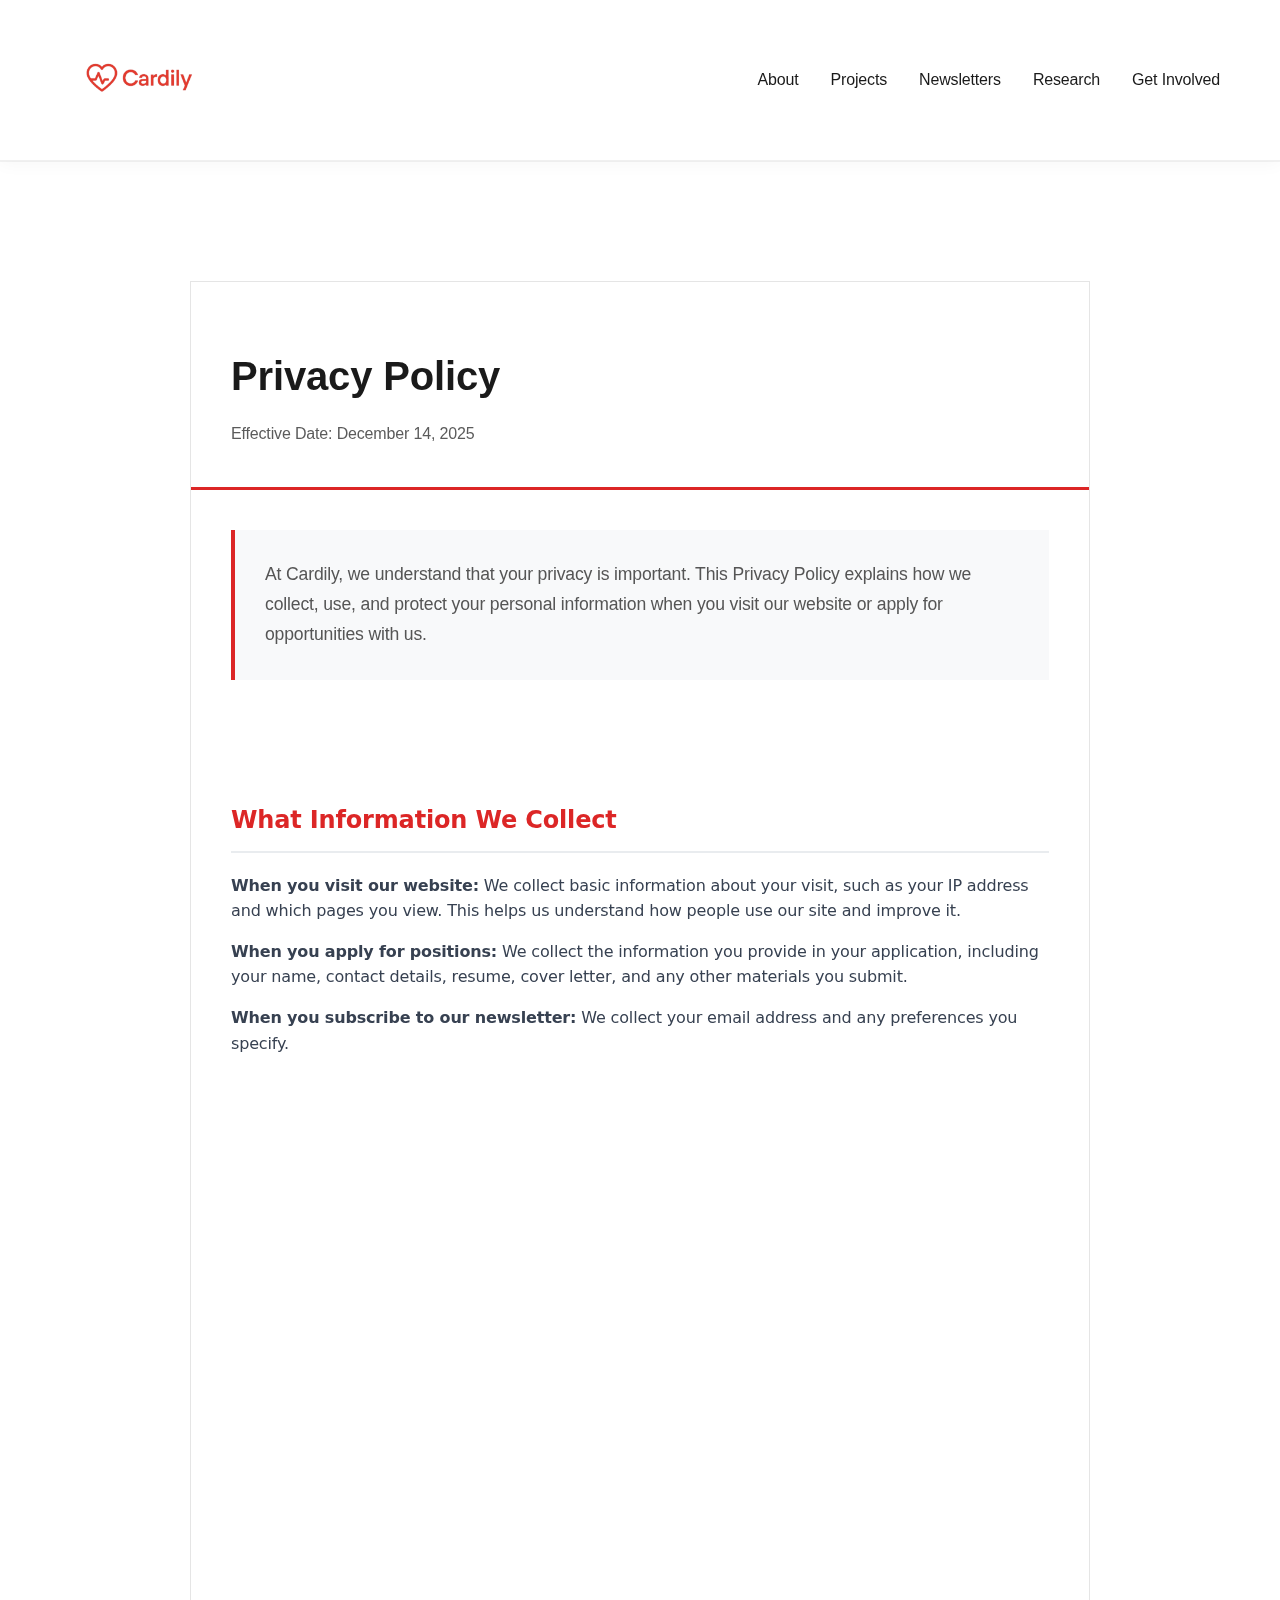
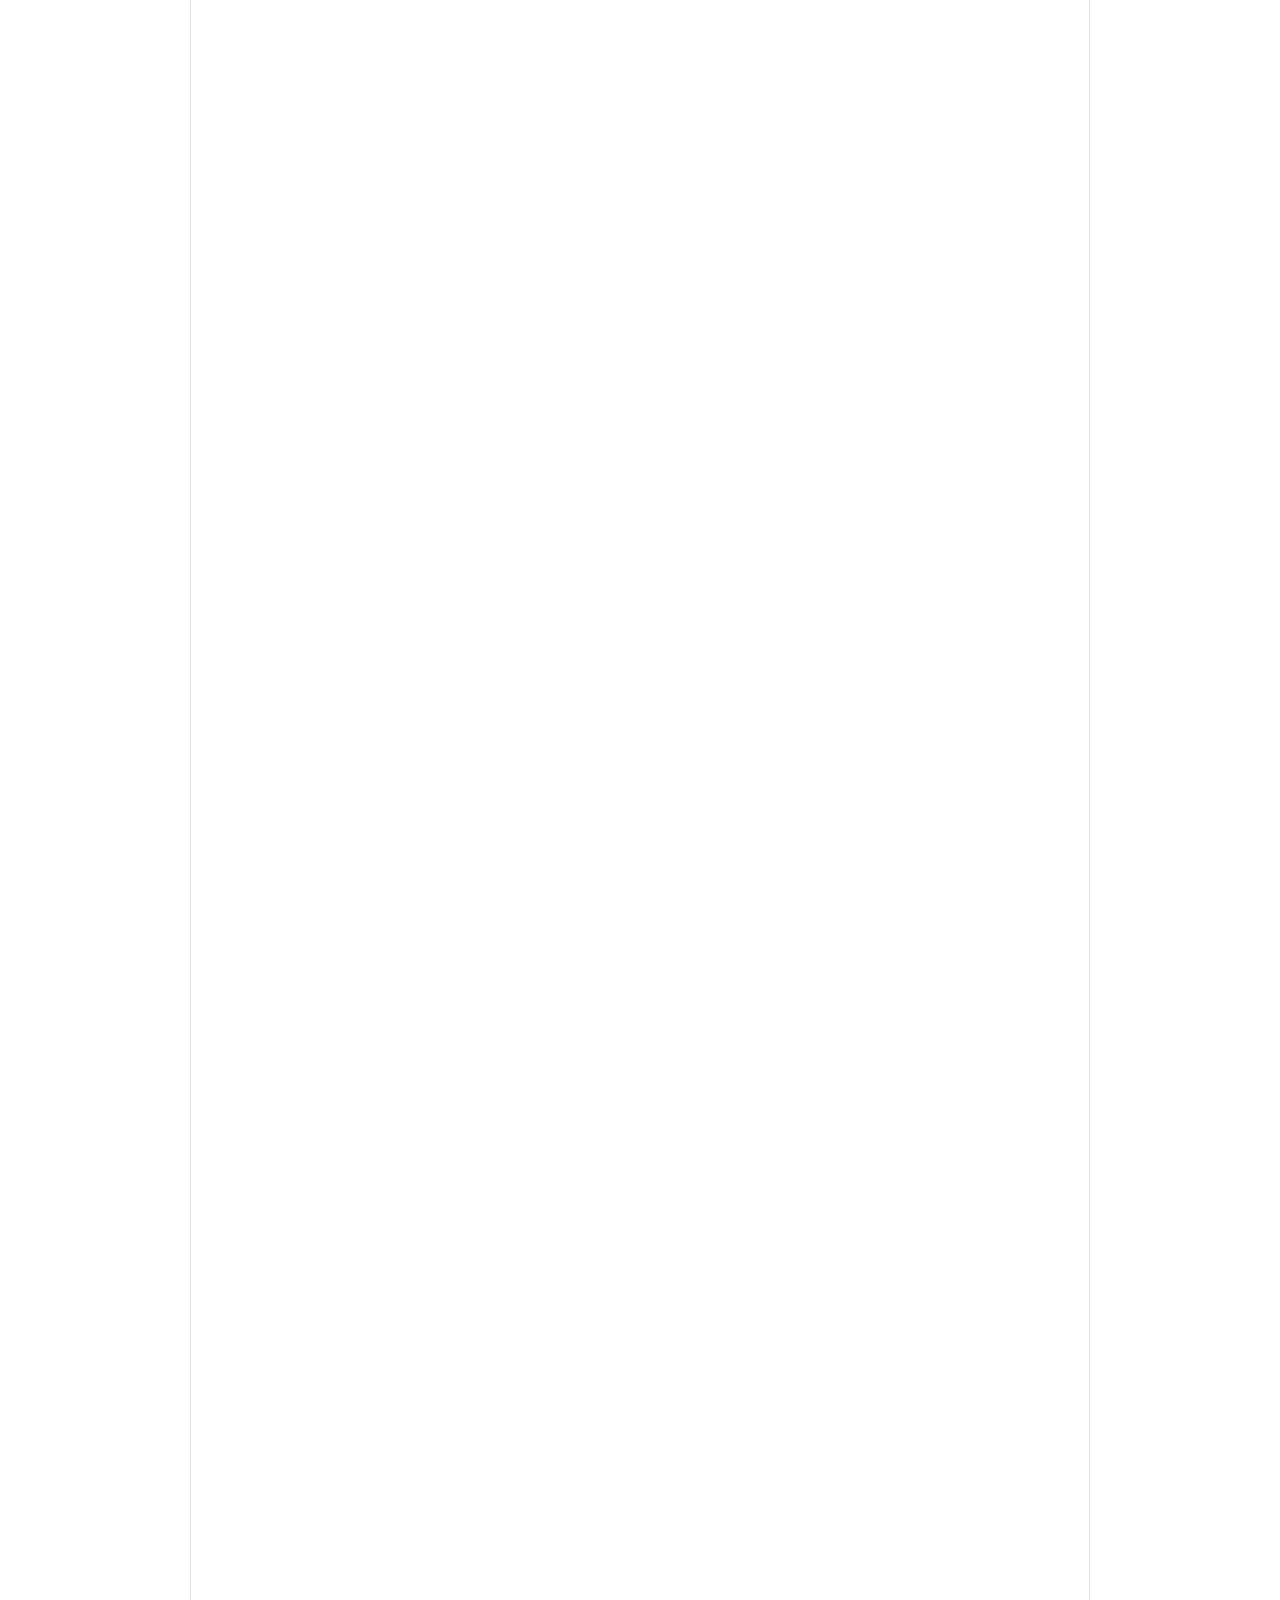
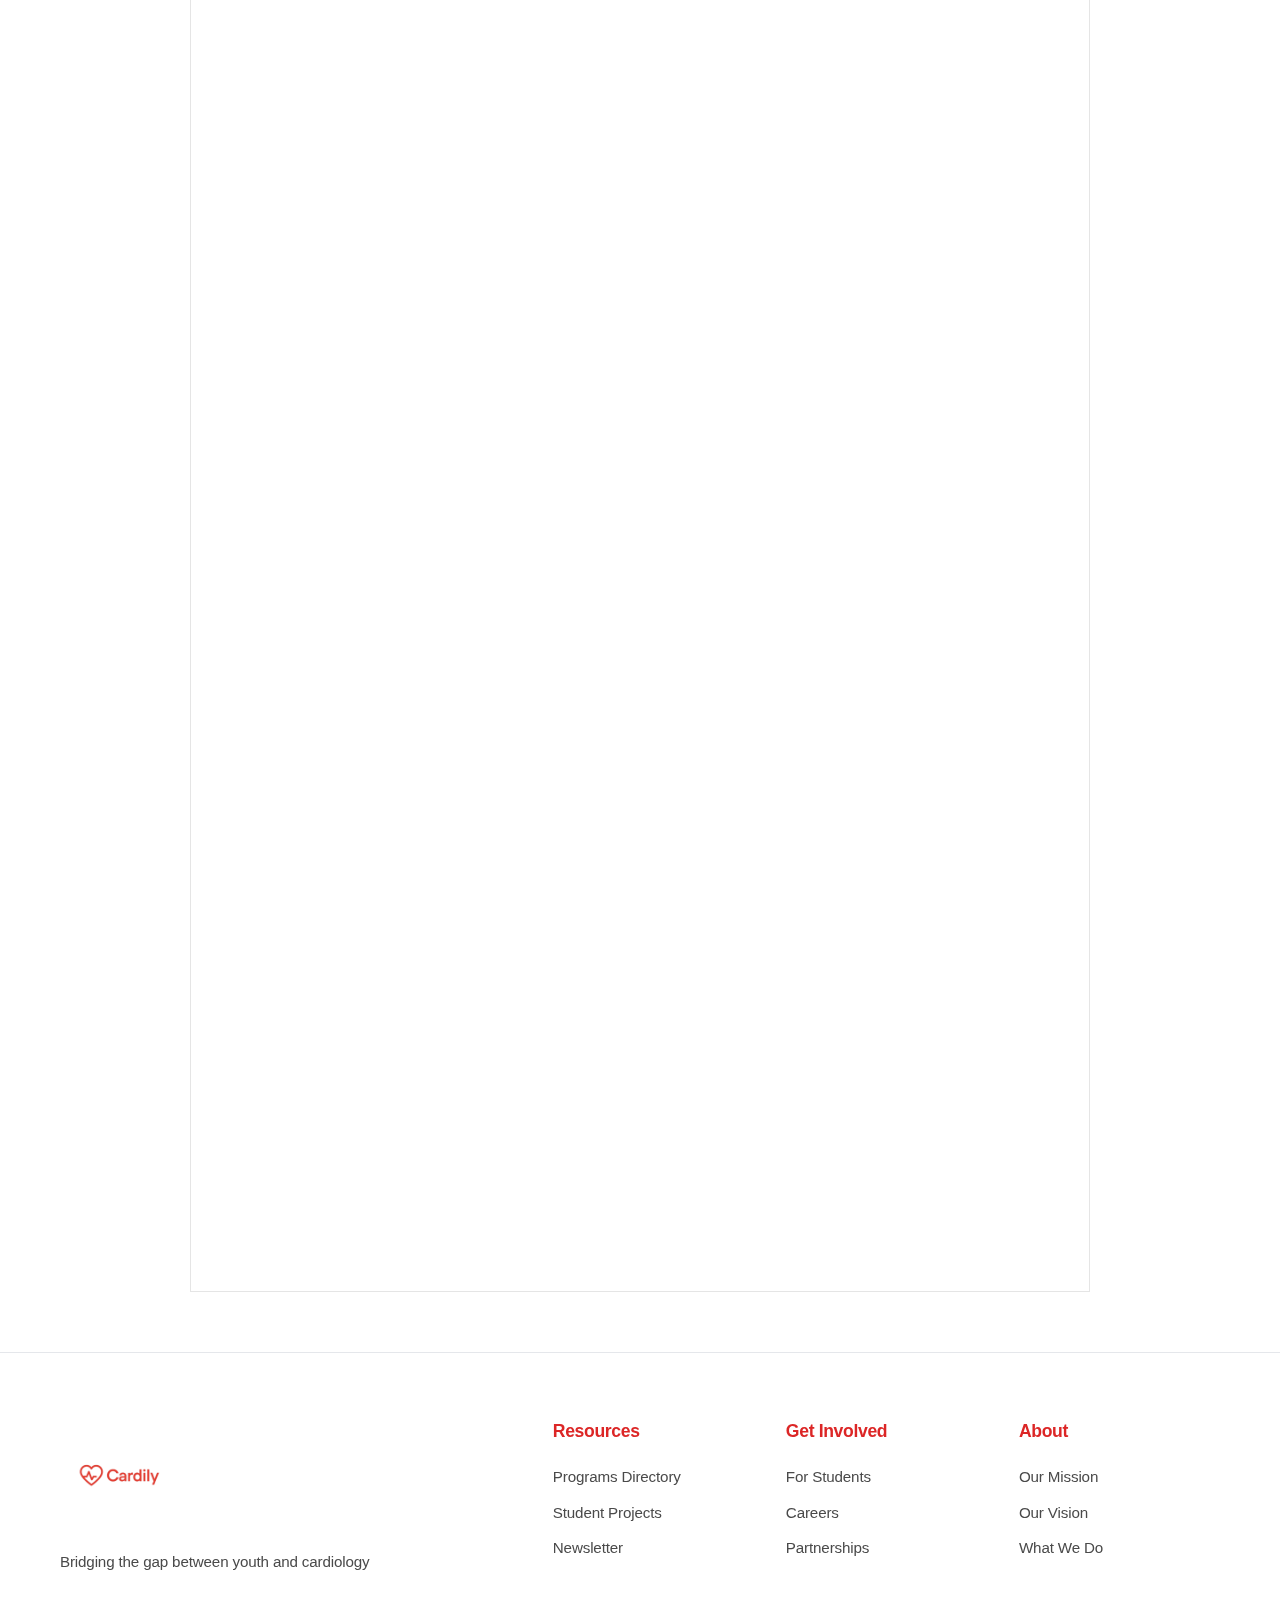
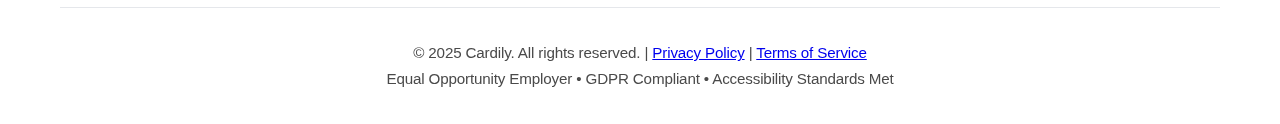
<file: privacy-policy.html>
<!DOCTYPE html>
<html lang="en">
<head>
    <meta charset="UTF-8">
    <meta name="viewport" content="width=device-width, initial-scale=1.0">
    <meta name="description" content="Cardily Privacy Policy - How we collect, use, and protect your personal information">
    <meta name="robots" content="index, follow">
    <title>Privacy Policy - Cardily</title>
    <link rel="stylesheet" href="styles.css">
    <link rel="icon" type="image/x-icon" href="https://i.imgur.com/YourFavicon.ico">
</head>
<body>
    <!-- Page Loader -->
    <div class="page-loader">
        <div class="loader-content">
            <div class="loader-spinner"></div>
            <p>Loading...</p>
        </div>
    </div>

    <!-- Navigation -->
    <nav class="navbar">
        <div class="container">
            <div class="nav-brand">
                <a href="index.html"><img src="calogo (1).png" alt="Cardily" class="logo"></a>
            </div>
            <ul class="nav-menu">
                <li><a href="index.html#about">About</a></li>
                <li><a href="projects.html">Projects</a></li>
                <li><a href="newsletters.html">Newsletters</a></li>
                <li><a href="research.html">Research</a></li>
                <li><a href="get-involved.html">Get Involved</a></li>
            </ul>
            <button class="mobile-menu-toggle" aria-label="Toggle menu">
                <span></span>
                <span></span>
                <span></span>
            </button>
        </div>
    </nav>

    <!-- Main Content -->
    <main class="main-content">
        <section class="legal-page-section">
            <div class="container">
                <div class="legal-content">
                    <header class="legal-header">
                        <h1>Privacy Policy</h1>
                        <p class="last-updated">Effective Date: December 14, 2025</p>
                    </header>

                    <div class="legal-body">
                        <div class="intro-text">
                            <p>At Cardily, we understand that your privacy is important. This Privacy Policy explains how we collect, use, and protect your personal information when you visit our website or apply for opportunities with us.</p>
                        </div>

                        <section class="legal-section">
                            <h2>What Information We Collect</h2>
                            <p><strong>When you visit our website:</strong> We collect basic information about your visit, such as your IP address and which pages you view. This helps us understand how people use our site and improve it.</p>
                            
                            <p><strong>When you apply for positions:</strong> We collect the information you provide in your application, including your name, contact details, resume, cover letter, and any other materials you submit.</p>
                            
                            <p><strong>When you subscribe to our newsletter:</strong> We collect your email address and any preferences you specify.</p>
                        </section>

                        <section class="legal-section">
                            <h2>How We Use Your Information</h2>
                            <p>We use your information to:</p>
                            <ul class="clean-list">
                                <li>Review and process your job applications</li>
                                <li>Send you our newsletter (only if you sign up for it)</li>
                                <li>Improve our website based on how visitors use it</li>
                                <li>Comply with legal requirements</li>
                            </ul>
                            <p>We will never sell your personal information to third parties.</p>
                        </section>

                        <section class="legal-section">
                            <h2>Information Sharing</h2>
                            <p>We only share your information when necessary:</p>
                            <ul class="clean-list">
                                <li><strong>With your consent:</strong> If you agree to it</li>
                                <li><strong>For legal reasons:</strong> If required by law or to protect our rights</li>
                                <li><strong>Service providers:</strong> Companies that help us operate our website (they're required to keep your information confidential)</li>
                            </ul>
                        </section>

                        <section class="legal-section">
                            <h2>Data Security</h2>
                            <p>We take reasonable steps to protect your information from unauthorized access, loss, or misuse. However, no internet transmission is completely secure, so we can't guarantee absolute security.</p>
                        </section>

                        <section class="legal-section">
                            <h2>How Long We Keep Your Information</h2>
                            <p>We keep your information only as long as we need it:</p>
                            <ul class="clean-list">
                                <li>Application materials: 12 months after the hiring process ends</li>
                                <li>Newsletter subscriptions: Until you unsubscribe</li>
                                <li>Website analytics: 2 years for improving our site</li>
                            </ul>
                        </section>

                        <section class="legal-section">
                            <h2>Your Rights</h2>
                            <p>You have the right to:</p>
                            <ul class="clean-list">
                                <li>Ask us what information we have about you</li>
                                <li>Request that we correct any incorrect information</li>
                                <li>Ask us to delete your information</li>
                                <li>Unsubscribe from our newsletter at any time</li>
                            </ul>
                            <p>If you're in California or the EU, you may have additional rights under local privacy laws.</p>
                        </section>

                        <section class="legal-section">
                            <h2>Cookies</h2>
                            <p>Like most websites, we use cookies to improve your experience. These small files help us remember your preferences and understand how people use our site. You can disable cookies in your browser settings if you prefer.</p>
                        </section>

                        <section class="legal-section">
                            <h2>Updates to This Policy</h2>
                            <p>We may update this privacy policy from time to time. If we make significant changes, we'll let you know by posting a notice on our website.</p>
                        </section>

                        <section class="legal-section">
                            <h2>Contact Us</h2>
                            <p>If you have any questions about this privacy policy or how we handle your information, please email us at <strong>privacy@cardily.org</strong>.</p>
                        </section>
                    </div>
                </div>
            </div>
        </section>
    </main>

    <!-- Back to Top Button -->
    <button id="back-to-top" class="back-to-top" aria-label="Back to top">
        <svg width="24" height="24" viewBox="0 0 24 24" fill="none" stroke="currentColor" stroke-width="2" stroke-linecap="round" stroke-linejoin="round">
            <polyline points="18 15 12 9 6 15"></polyline>
        </svg>
    </button>

    <!-- Footer -->
    <footer class="footer">
        <div class="container">
            <div class="footer-content">
                <div class="footer-brand">
                    <img src="calogo (1).png" alt="Cardily" class="logo-footer">
                    <p>Bridging the gap between youth and cardiology</p>
                </div>
                <div class="footer-links">
                    <div class="footer-column">
                        <h4>Resources</h4>
                        <ul>
                            <li><a href="index.html#what-we-do">Programs Directory</a></li>
                            <li><a href="projects.html">Student Projects</a></li>
                            <li><a href="newsletters.html">Newsletter</a></li>
                        </ul>
                    </div>
                    <div class="footer-column">
                        <h4>Get Involved</h4>
                        <ul>
                            <li><a href="careers.html?search=internship">For Students</a></li>
                            <li><a href="careers.html">Careers</a></li>
                            <li><a href="get-involved.html">Partnerships</a></li>
                        </ul>
                    </div>
                    <div class="footer-column">
                        <h4>About</h4>
                        <ul>
                            <li><a href="index.html#about">Our Mission</a></li>
                            <li><a href="index.html#vision">Our Vision</a></li>
                            <li><a href="index.html#what-we-do">What We Do</a></li>
                        </ul>
                    </div>
                </div>
            </div>
            <div class="footer-bottom">
                <p>&copy; 2025 Cardily. All rights reserved. | <a href="privacy-policy.html">Privacy Policy</a> | <a href="terms-of-service.html">Terms of Service</a><br>
                   Equal Opportunity Employer • GDPR Compliant • Accessibility Standards Met
                </p>
            </div>
        </div>
    </footer>

    <script src="script.js"></script>
</body>
</html>
</file>
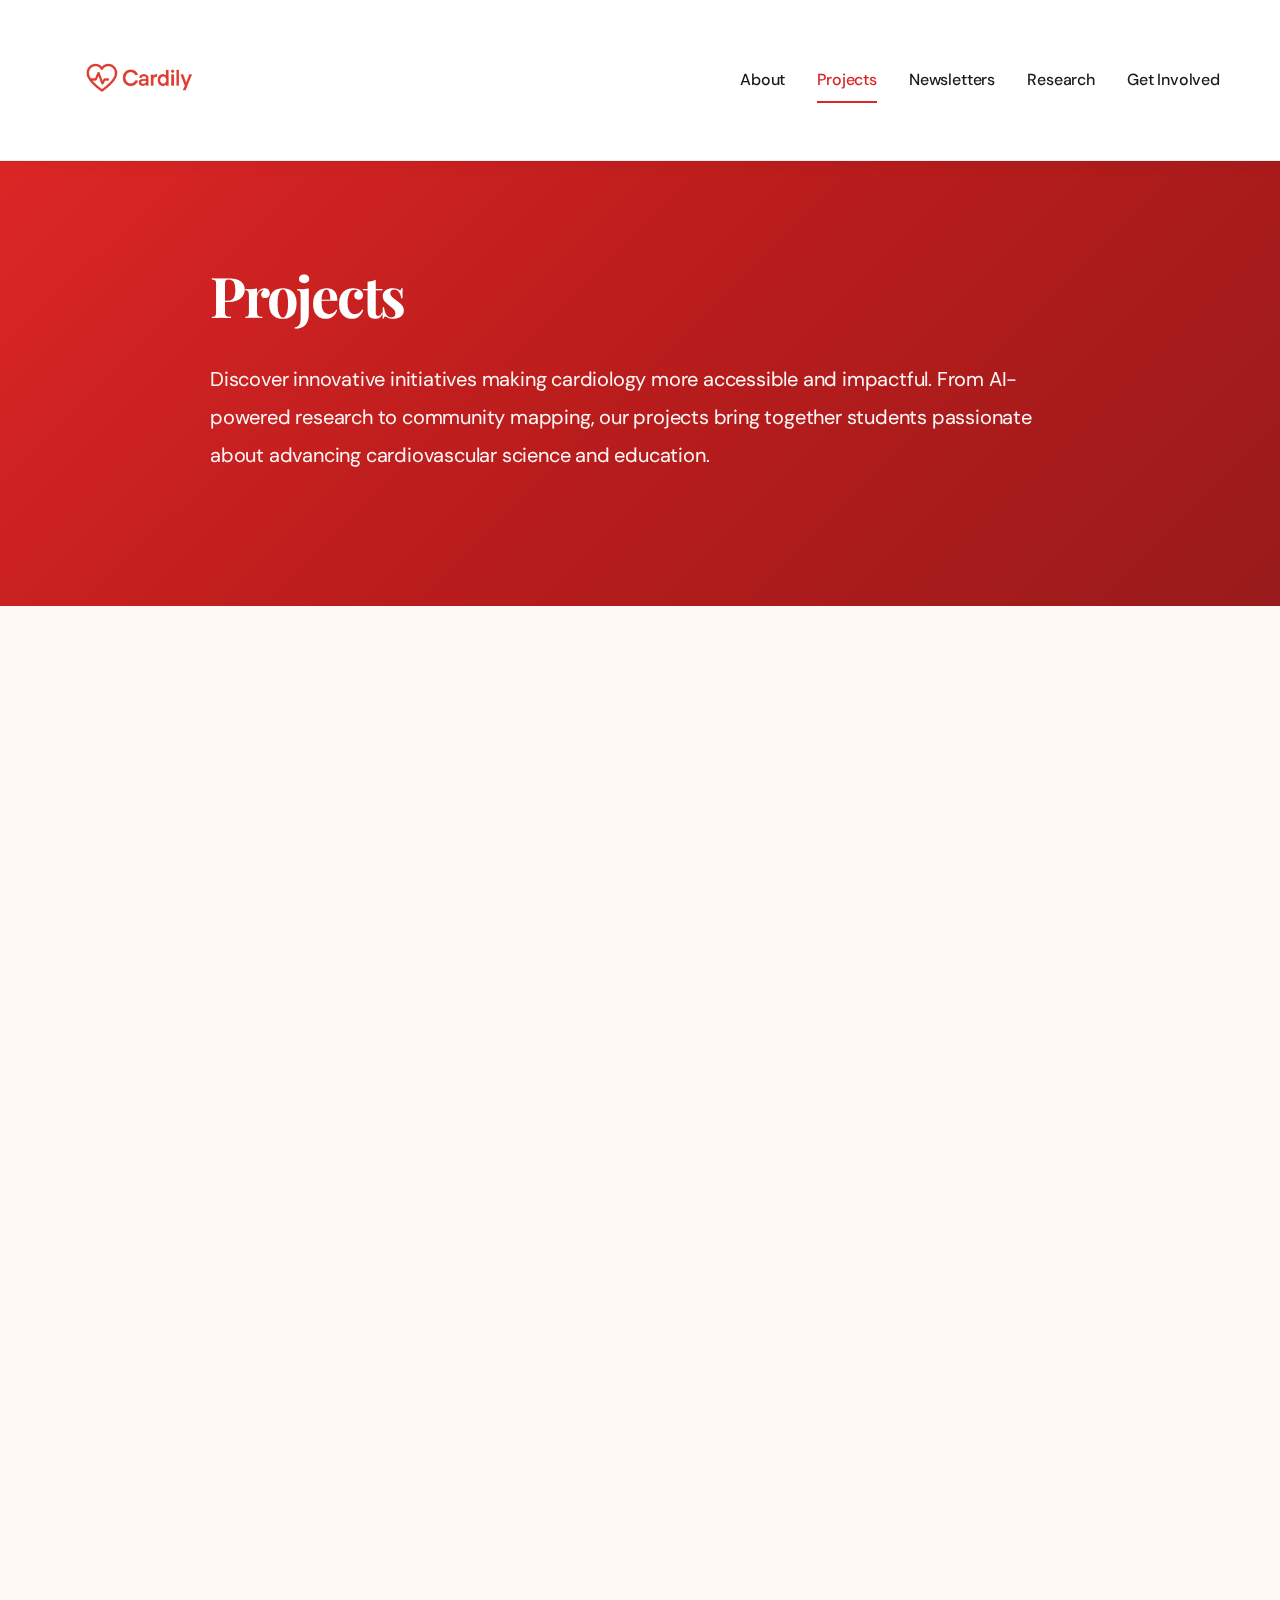
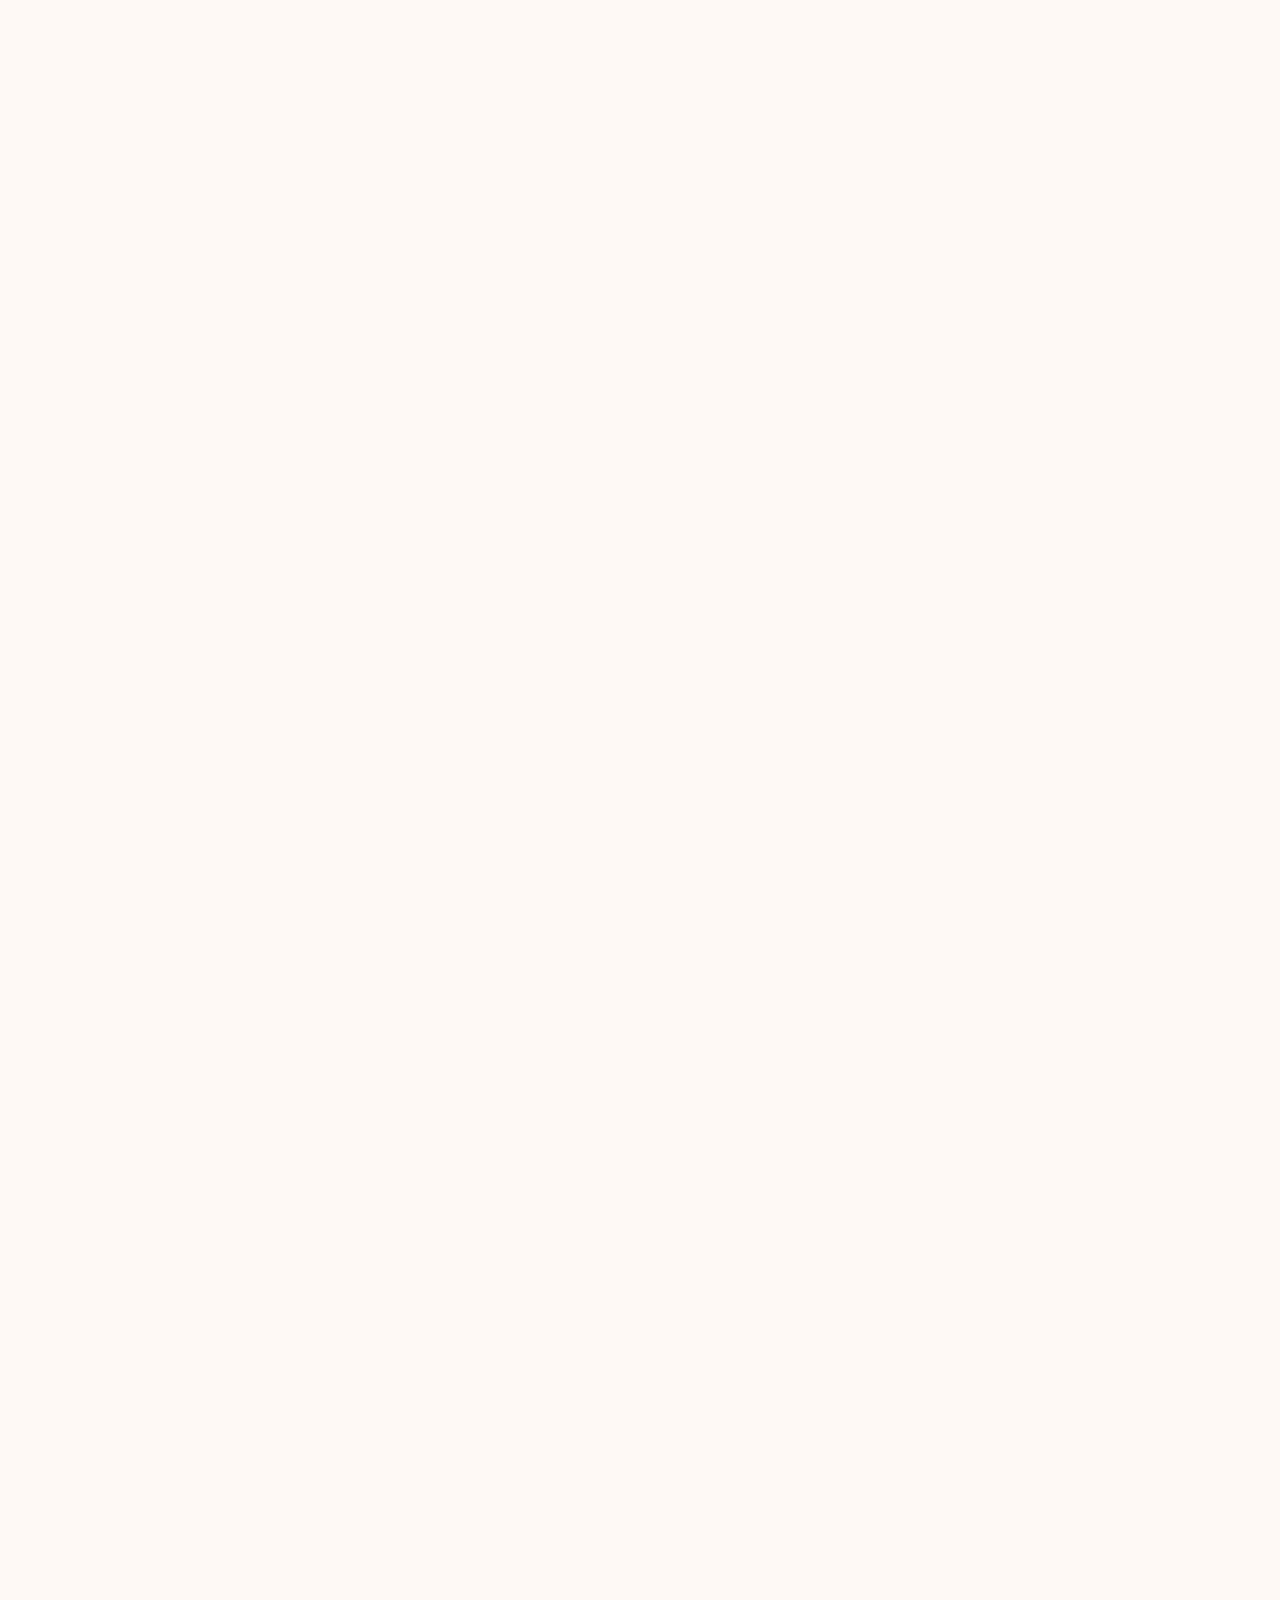
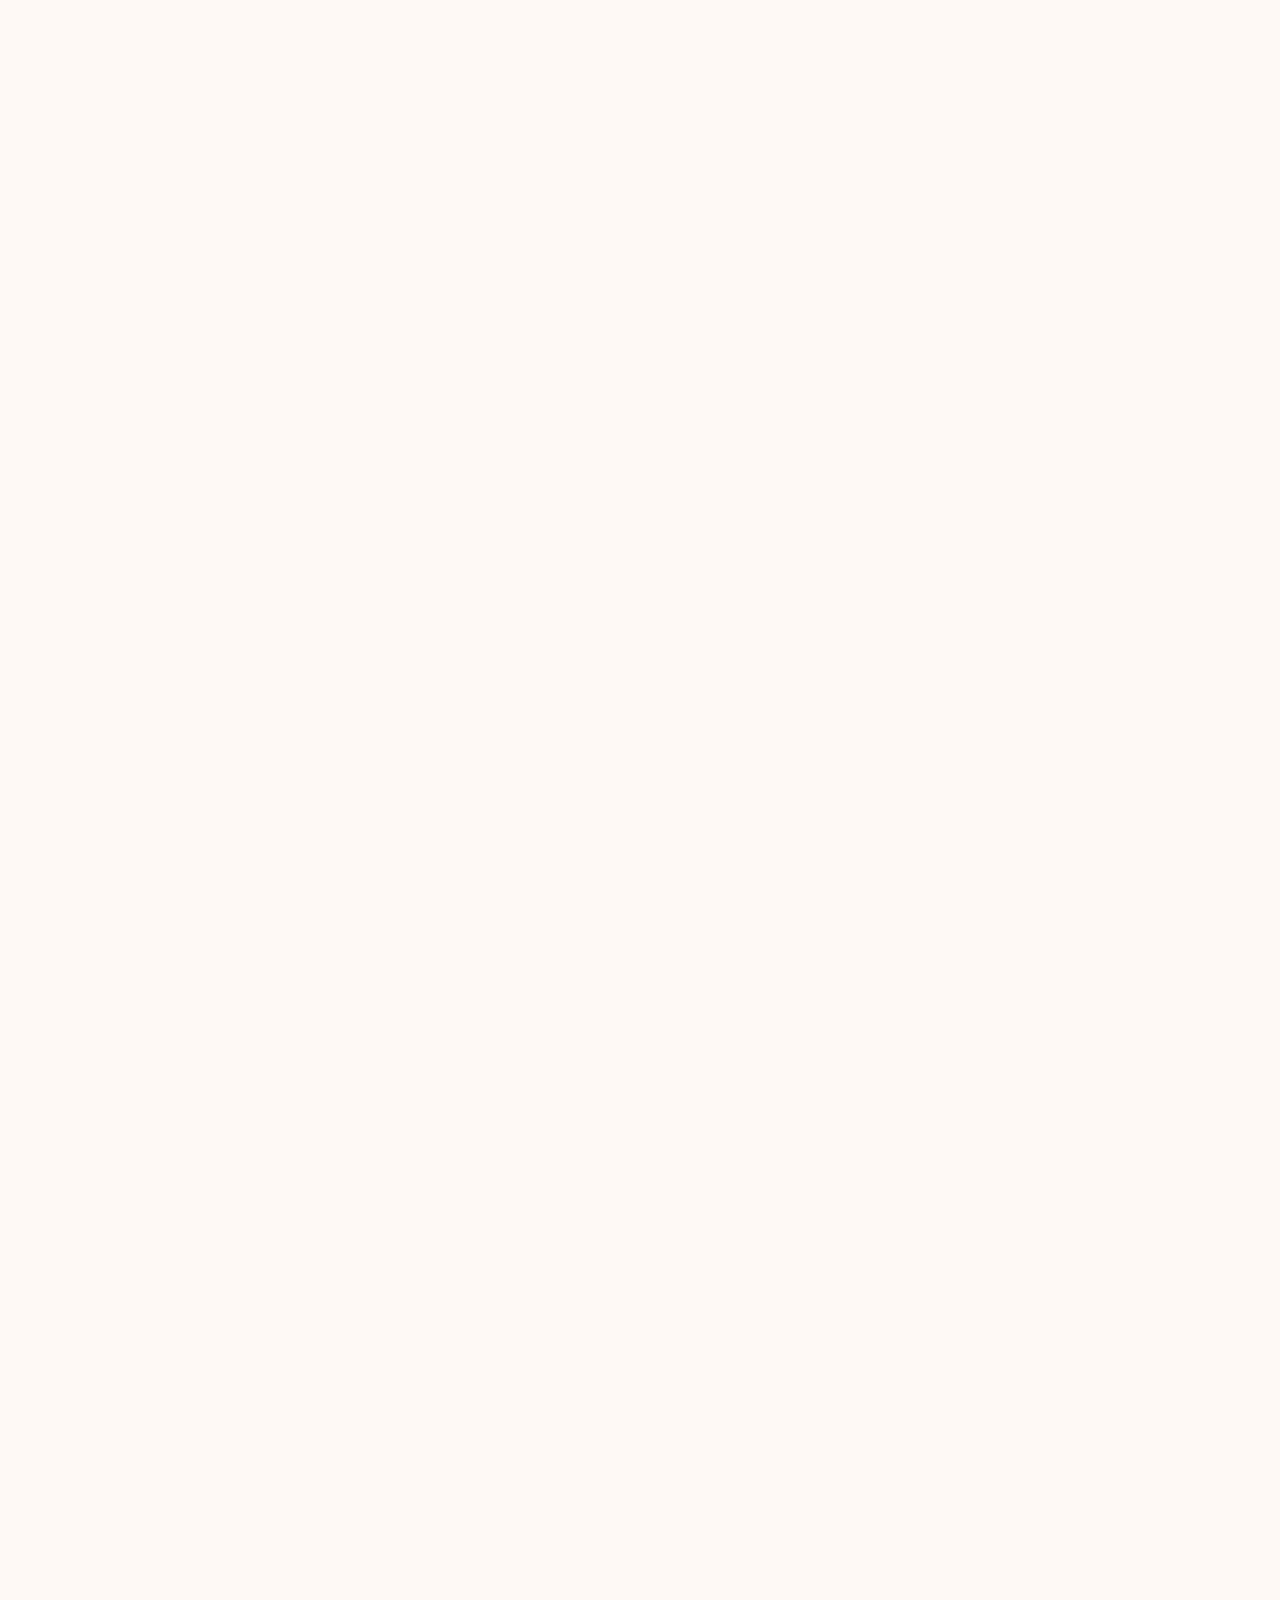
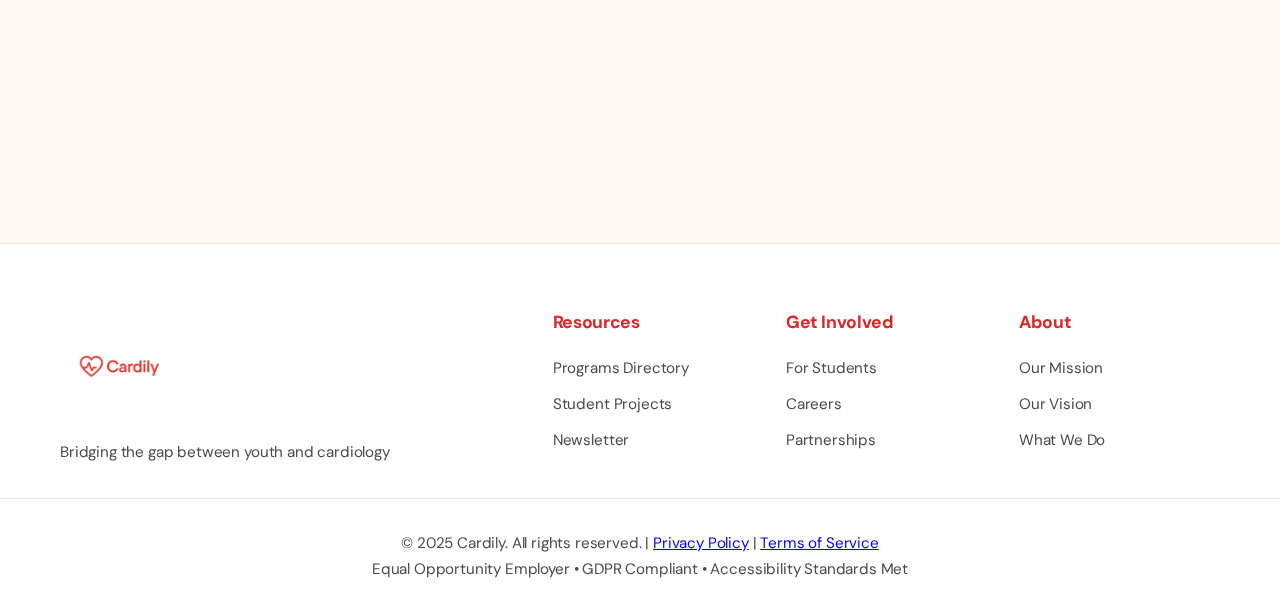
<file: projects.html>
<!DOCTYPE html>
<html lang="en">
<head>
    <meta charset="UTF-8">
    <meta name="viewport" content="width=device-width, initial-scale=1.0">
    <meta http-equiv="X-UA-Compatible" content="IE=edge">
    
    <!-- Primary Meta Tags -->
    <title>Projects - Cardily</title>
    <meta name="title" content="Cardiology Projects - Cardily">
    <meta name="description" content="Explore innovative projects making cardiology more accessible. Join active initiatives in cardiovascular research and education.">
    
    <!-- Favicon -->
    <link rel="icon" type="image/png" href="calogo (1).png">
    
    <link rel="stylesheet" href="styles.css">
    <link rel="preconnect" href="https://fonts.googleapis.com">
    <link rel="preconnect" href="https://fonts.gstatic.com" crossorigin>
    <link href="https://fonts.googleapis.com/css2?family=DM+Sans:wght@400;500;600;700&family=Playfair+Display:wght@600;700;800&display=swap" rel="stylesheet">
</head>
<body>
    <!-- Page Loader -->
    <div class="page-loader">
        <div class="loader-content">
            <div class="loader-spinner"></div>
        </div>
    </div>

    <!-- Navigation -->
    <nav class="navbar">
        <div class="container">
            <div class="nav-brand">
                <a href="/"><img src="calogo (1).png" alt="Cardily" class="logo"></a>
            </div>
            <ul class="nav-menu">
                <li><a href="index.html#about">About</a></li>
                <li><a href="projects.html" class="active">Projects</a></li>
                <li><a href="newsletters.html">Newsletters</a></li>
                <li><a href="research.html">Research</a></li>
                <li><a href="get-involved.html">Get Involved</a></li>
            </ul>
            <button class="mobile-menu-toggle" aria-label="Toggle menu">
                <span></span>
                <span></span>
                <span></span>
            </button>
        </div>
    </nav>

    <!-- Page Content -->
    <section class="page-hero">
        <div class="container">
            <div class="page-content">
                <h1>Projects</h1>
                <p>
                    Discover innovative initiatives making cardiology more accessible and impactful. From AI-powered 
                    research to community mapping, our projects bring together students passionate about advancing 
                    cardiovascular science and education.
                </p>
            </div>
        </div>
    </section>

    <section class="page-section">
        <div class="container">
            <div class="page-content">
                <!-- Active Projects -->
                <div class="active-projects-section">
                    <h2>Active Projects</h2>
                    <p>Join ongoing initiatives that are actively recruiting contributors and making an impact right now.</p>
                    
                    <div class="active-projects-grid">
                        <div class="active-project-card">
                        <div class="project-status">
                            <span class="status-badge active">Active</span>
                            <span class="project-timeline">January 2026 - March 2026</span>
                        </div>
                        <h3>CardioPredict</h3>
                        <p class="project-lead">AI-Powered Cardiac Risk Assessment Platform</p>
                        <p class="project-description">
                            Build ML models to predict cardiac risk using real-world datasets. Work with Python, 
                            TensorFlow, and PyTorch to create predictive tools and interactive visualizations for 
                            healthcare applications.
                        </p>
                        <div class="project-details">
                            <div class="detail-item">
                                <strong>Technical Stack:</strong>
                                <ul>
                                    <li>Python (TensorFlow, PyTorch, scikit-learn)</li>
                                    <li>Data analysis with pandas and NumPy</li>
                                    <li>Visualization using Plotly and Matplotlib</li>
                                    <li>Model deployment and API development</li>
                                </ul>
                            </div>
                            <div class="detail-item">
                                <strong>What You'll Build:</strong>
                                <ul>
                                    <li>Cardiac risk prediction models using ML</li>
                                    <li>ECG signal analysis and classification tools</li>
                                    <li>Interactive dashboards for data visualization</li>
                                    <li>Documentation and technical reports</li>
                                </ul>
                            </div>
                        </div>
                        <div class="project-actions">
                            <button type="button" class="btn btn-primary" onclick="openProjectLearnMoreModal('CardioPredict')">Learn More</button>
                        </div>
                    </div>

                    <div class="active-project-card">
                        <div class="project-status">
                            <span class="status-badge active">Active</span>
                            <span class="project-timeline">January 2026 - March 2026</span>
                        </div>
                        <h3>Youth Cardiovascular Health Research Initiative</h3>
                        <p class="project-lead">Preventive Cardiology Research Study</p>
                        <p class="project-description">
                            Research cardiovascular health awareness and prevention strategies in youth populations. 
                            Collect data, perform statistical analysis, and contribute to peer-reviewed publications 
                            on preventive cardiology.
                        </p>
                        <div class="project-details">
                            <div class="detail-item">
                                <strong>Research Components:</strong>
                                <ul>
                                    <li>Survey design and data collection methodologies</li>
                                    <li>Statistical analysis of cardiovascular risk factors</li>
                                    <li>Literature review on youth cardiac health</li>
                                    <li>Intervention program evaluation and assessment</li>
                                </ul>
                            </div>
                            <div class="detail-item">
                                <strong>What You'll Contribute:</strong>
                                <ul>
                                    <li>Design and distribute research surveys</li>
                                    <li>Analyze health data using statistical software</li>
                                    <li>Write sections of research manuscripts</li>
                                    <li>Present findings at student research conferences</li>
                                </ul>
                            </div>
                        </div>
                        <div class="project-actions">
                            <button type="button" class="btn btn-primary" onclick="openProjectLearnMoreModal('Youth Cardiovascular Health Research Initiative')">Learn More</button>
                        </div>
                    </div>
                    </div>
                </div>

                <!-- Initiatives -->
                <div class="all-projects-section">
                    <h2>Initiatives</h2>
                    <p>Explore our complete portfolio of initiatives advancing cardiology accessibility and education.</p>

                    <div class="project-grid">
                        <div class="project-card">
                            <div class="card-header">
                                <span class="status-badge planning">Planning</span>
                            </div>
                            <h3>AED Mapping Initiative</h3>
                            <p>
                                Comprehensive mapping of Automated External Defibrillators in public spaces, creating 
                                accessible databases to help communities locate life-saving cardiac emergency equipment.
                            </p>
                            <a href="#" class="project-link">View Project →</a>
                        </div>

                        <div class="project-card">
                            <div class="card-header">
                                <span class="status-badge planning">Planning</span>
                            </div>
                            <h3>Opportunities Database</h3>
                            <p>
                                Centralized repository of cardiology programs, research opportunities, and educational 
                                pathways for students at all levels interested in cardiovascular science.
                            </p>
                            <a href="#" class="project-link">View Project →</a>
                        </div>

                        <div class="project-card">
                            <div class="card-header">
                                <span class="status-badge planning">Planning</span>
                            </div>
                            <h3>Mentorship Network</h3>
                            <p>
                                Platform connecting students with cardiology professionals and researchers, facilitating 
                                meaningful mentorship relationships and guidance in the field.
                            </p>
                            <a href="#" class="project-link">View Project →</a>
                        </div>

                        <div class="project-card">
                            <div class="card-header">
                                <span class="status-badge planning">Planning</span>
                            </div>
                            <h3>Educational Resources Hub</h3>
                            <p>
                                Curated collection of cardiology learning materials, from fundamental concepts to 
                                advanced research topics, designed for students exploring cardiovascular science.
                            </p>
                            <a href="#" class="project-link">View Project →</a>
                        </div>

                        <div class="project-card">
                            <div class="card-header">
                                <span class="status-badge planning">Planning</span>
                            </div>
                            <h3>Community Outreach Programs</h3>
                            <p>
                                Initiatives focused on cardiovascular health awareness and education in underserved 
                                communities, making cardiology knowledge more accessible to all.
                            </p>
                            <a href="#" class="project-link">View Project →</a>
                        </div>

                        <div class="project-card">
                            <div class="card-header">
                                <span class="status-badge planning">Planning</span>
                            </div>
                            <h3>Research Collaboration Network</h3>
                            <p>
                                Platform enabling students to discover collaborative research opportunities and connect 
                                with peers working on similar cardiology projects worldwide.
                            </p>
                            <a href="#" class="project-link">View Project →</a>
                        </div>
                    </div>
                </div>

                <!-- Submit Project CTA -->
                <div class="submit-project-section">
                    <h2>Propose a Project</h2>
                    <p>
                        Have an idea for a cardiology initiative? We welcome proposals from students passionate about 
                        making cardiovascular science more accessible. Share your vision and collaborate with our community.
                    </p>
                    <button type="button" class="btn btn-primary btn-lg" onclick="openProjectProposalModal()">Submit Your Idea</button>
                </div>

                <!-- Project Learn More Modal -->
                <div id="project-learn-more-modal" class="modal" style="display: none;" onclick="closeProjectLearnMoreModal()">
                    <div class="modal-content" onclick="event.stopPropagation()">
                        <div class="modal-header">
                            <h2 id="project-modal-title">Learn More About Project</h2>
                            <span class="close-modal" onclick="closeProjectLearnMoreModal()">&times;</span>
                        </div>
                        <form id="project-learn-more-form" class="modal-form">
                            <div class="form-row">
                                <div class="form-group">
                                    <label for="learn-more-name">Your Name:</label>
                                    <input type="text" id="learn-more-name" name="name" required>
                                </div>
                                <div class="form-group">
                                    <label for="learn-more-email">Email Address:</label>
                                    <input type="email" id="learn-more-email" name="email" required>
                                </div>
                            </div>
                            <div class="form-group">
                                <label for="learn-more-affiliation">Academic/Professional Affiliation:</label>
                                <input type="text" id="learn-more-affiliation" name="affiliation" placeholder="University, Institution, or Organization">
                            </div>
                            <div class="form-group">
                                <label for="learn-more-background">Academic Background:</label>
                                <select id="learn-more-background" name="background" required>
                                    <option value="">Select your background...</option>
                                    <option value="undergraduate">Undergraduate Student</option>
                                    <option value="graduate">Graduate Student</option>
                                    <option value="medical-student">Medical Student</option>
                                    <option value="resident">Resident/Fellow</option>
                                    <option value="professional">Healthcare Professional</option>
                                    <option value="researcher">Researcher</option>
                                    <option value="other">Other</option>
                                </select>
                            </div>
                            <div class="form-group">
                                <label for="learn-more-interest">Specific Interests:</label>
                                <textarea id="learn-more-interest" name="interest" rows="4" placeholder="What aspects of this project interest you most? What experience or skills do you bring?"></textarea>
                            </div>
                            <div class="form-group">
                                <label for="learn-more-questions">Questions:</label>
                                <textarea id="learn-more-questions" name="questions" rows="3" placeholder="Any specific questions about the project, timeline, or requirements?"></textarea>
                            </div>
                            <input type="hidden" id="selected-project" name="project">
                            <div class="form-actions">
                                <button type="button" class="btn btn-outline" onclick="closeProjectLearnMoreModal()">Cancel</button>
                                <button type="submit" class="btn btn-primary">Send Inquiry</button>
                            </div>
                        </form>
                    </div>
                </div>

                <!-- Project Proposal Modal -->
                <div id="project-proposal-modal" class="modal" style="display: none;" onclick="closeProjectProposalModal()">
                    <div class="modal-content" onclick="event.stopPropagation()">
                        <div class="modal-header">
                            <h2>Submit Project Proposal</h2>
                            <span class="close-modal" onclick="closeProjectProposalModal()">&times;</span>
                        </div>
                        <form id="project-proposal-form" class="modal-form">
                            <div class="form-row">
                                <div class="form-group">
                                    <label for="proposal-name">Your Name:</label>
                                    <input type="text" id="proposal-name" name="name" required>
                                </div>
                                <div class="form-group">
                                    <label for="proposal-email">Email Address:</label>
                                    <input type="email" id="proposal-email" name="email" required>
                                </div>
                            </div>
                            <div class="form-group">
                                <label for="proposal-title">Project Title:</label>
                                <input type="text" id="proposal-title" name="title" required>
                            </div>
                            <div class="form-group">
                                <label for="proposal-category">Project Category:</label>
                                <select id="proposal-category" name="category" required>
                                    <option value="">Select category...</option>
                                    <option value="research">Research Initiative</option>
                                    <option value="technology">Technology Development</option>
                                    <option value="education">Educational Program</option>
                                    <option value="outreach">Community Outreach</option>
                                    <option value="database">Data/Resource Collection</option>
                                    <option value="other">Other</option>
                                </select>
                            </div>
                            <div class="form-group">
                                <label for="proposal-summary">Project Summary:</label>
                                <textarea id="proposal-summary" name="summary" rows="4" required placeholder="Brief description of your project idea (2-3 sentences)"></textarea>
                            </div>
                            <div class="form-group">
                                <label for="proposal-objectives">Project Objectives:</label>
                                <textarea id="proposal-objectives" name="objectives" rows="4" placeholder="What are the main goals and expected outcomes?"></textarea>
                            </div>
                            <div class="form-group">
                                <label for="proposal-impact">Expected Impact:</label>
                                <textarea id="proposal-impact" name="impact" rows="3" placeholder="How will this project benefit the cardiology community or students?"></textarea>
                            </div>
                            <div class="form-group">
                                <label for="proposal-timeline">Proposed Timeline:</label>
                                <input type="text" id="proposal-timeline" name="timeline" placeholder="e.g., 6 months, January - June 2026">
                            </div>
                            <div class="form-group">
                                <label for="proposal-resources">Resources Needed:</label>
                                <textarea id="proposal-resources" name="resources" rows="3" placeholder="What resources, tools, or support would be needed?"></textarea>
                            </div>
                            <div class="form-actions">
                                <button type="button" class="btn btn-outline" onclick="closeProjectProposalModal()">Cancel</button>
                                <button type="submit" class="btn btn-primary">Submit Proposal</button>
                            </div>
                        </form>
                    </div>
                </div>
            </div>
        </div>
    </section>

    <!-- Back to Top Button -->
    <button id="back-to-top" class="back-to-top" aria-label="Back to top">
        <svg width="24" height="24" viewBox="0 0 24 24" fill="none" stroke="currentColor" stroke-width="2" stroke-linecap="round" stroke-linejoin="round">
            <polyline points="18 15 12 9 6 15"></polyline>
        </svg>
    </button>

    <!-- Footer -->
    <footer class="footer">
        <div class="container">
            <div class="footer-content">
                <div class="footer-brand">
                    <img src="calogo (1).png" alt="Cardily" class="logo-footer">
                    <p>Bridging the gap between youth and cardiology</p>
                </div>
                <div class="footer-links">
                    <div class="footer-column">
                        <h4>Resources</h4>
                        <ul>
                            <li><a href="/#what-we-do">Programs Directory</a></li>
                            <li><a href="/projects">Student Projects</a></li>
                            <li><a href="/newsletters">Newsletter</a></li>
                        </ul>
                    </div>
                    <div class="footer-column">
                        <h4>Get Involved</h4>
                        <ul>
                            <li><a href="/careers?search=internship">For Students</a></li>
                            <li><a href="/careers">Careers</a></li>
                            <li><a href="/get-involved">Partnerships</a></li>
                        </ul>
                    </div>
                    <div class="footer-column">
                        <h4>About</h4>
                        <ul>
                            <li><a href="/#about">Our Mission</a></li>
                            <li><a href="/#vision">Our Vision</a></li>
                            <li><a href="/#what-we-do">What We Do</a></li>
                        </ul>
                    </div>
                </div>
            </div>
            </div>
            <div class="footer-bottom">
                <p>&copy; 2025 Cardily. All rights reserved. | <a href="privacy-policy.html">Privacy Policy</a> | <a href="terms-of-service.html">Terms of Service</a><br>
                   Equal Opportunity Employer • GDPR Compliant • Accessibility Standards Met
                </p>
            </div>
        </div>
    </footer>

    <script src="script.js"></script>
</body>
</html>
</file>
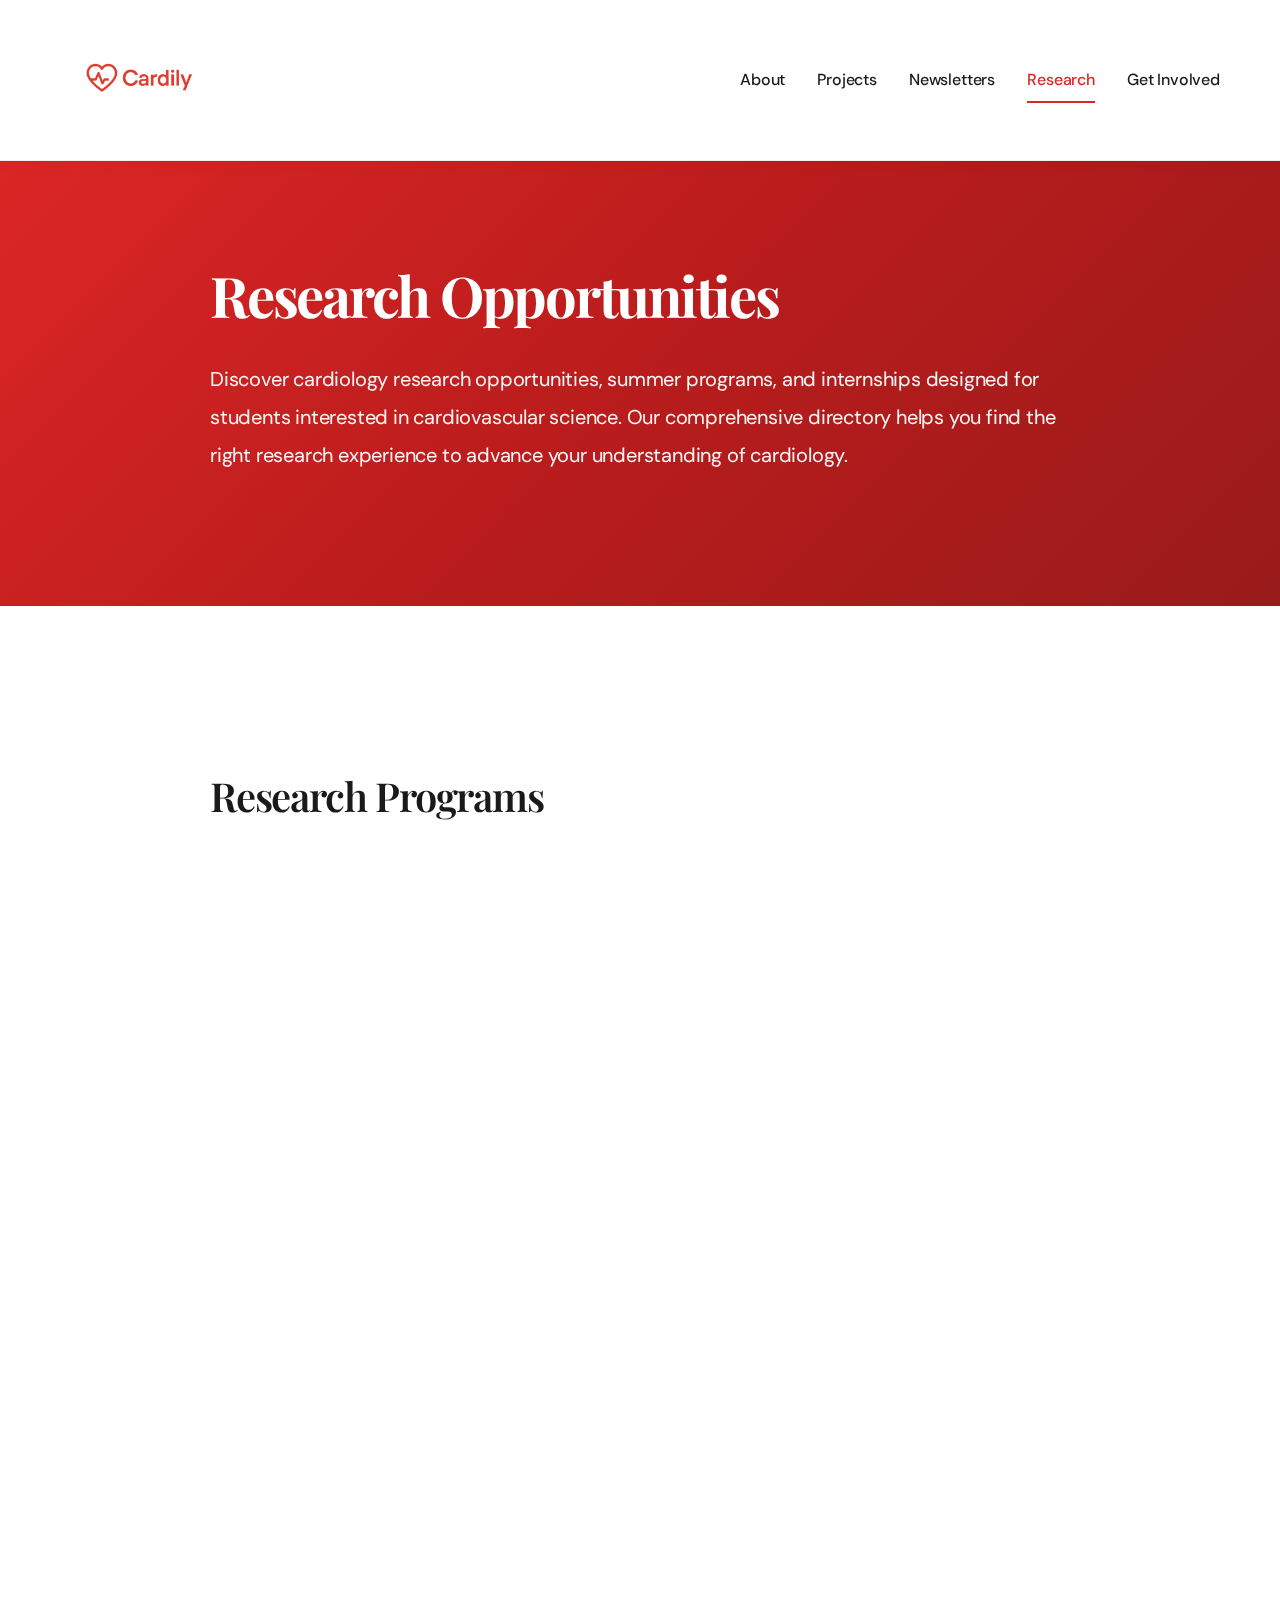
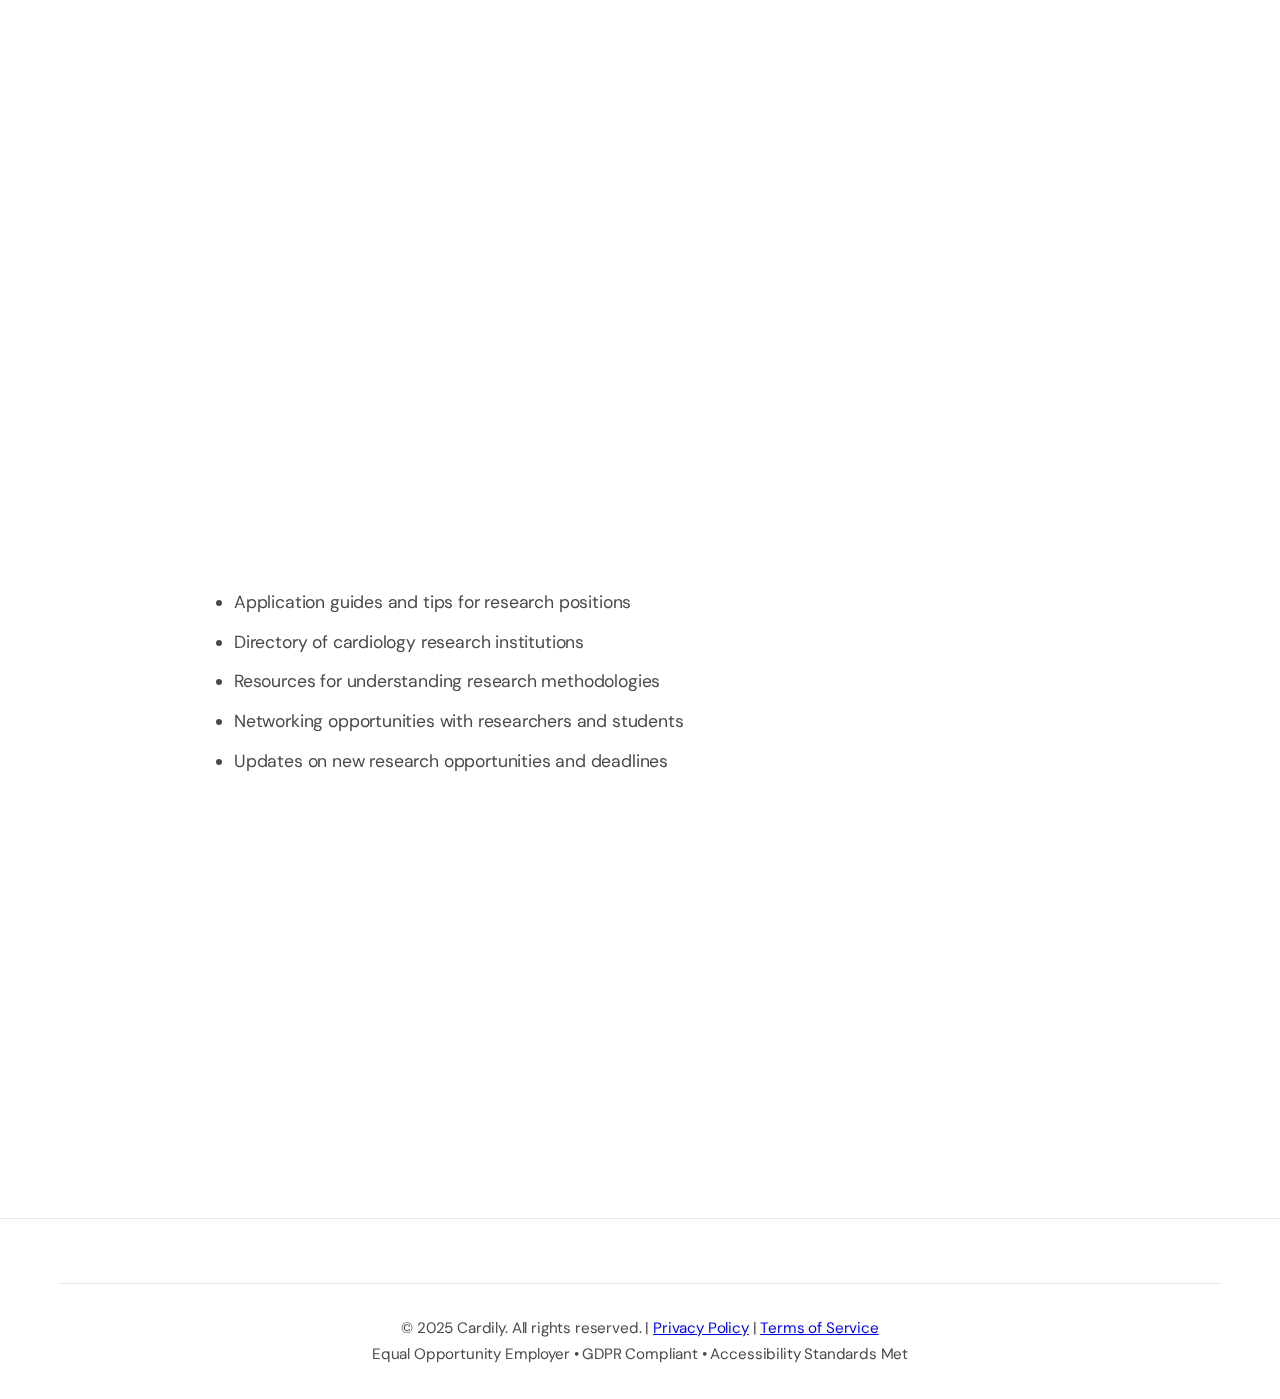
<file: research.html>
<!DOCTYPE html>
<html lang="en">
<head>
    <meta charset="UTF-8">
    <meta name="viewport" content="width=device-width, initial-scale=1.0">
    <title>Research - Cardily</title>
    <link rel="stylesheet" href="styles.css">
    <link rel="preconnect" href="https://fonts.googleapis.com">
    <link rel="preconnect" href="https://fonts.gstatic.com" crossorigin>
    <link href="https://fonts.googleapis.com/css2?family=DM+Sans:wght@400;500;600;700&family=Playfair+Display:wght@600;700&display=swap" rel="stylesheet">
</head>
<body>
    <!-- Navigation -->
    <nav class="navbar">
        <div class="container">
            <div class="nav-brand">
                <a href="/"><img src="calogo (1).png" alt="Cardily" class="logo"></a>
            </div>
            <ul class="nav-menu">
                <li><a href="index.html#about">About</a></li>
                <li><a href="projects.html">Projects</a></li>
                <li><a href="newsletters.html">Newsletters</a></li>
                <li><a href="research.html" class="active">Research</a></li>
                <li><a href="get-involved.html">Get Involved</a></li>
            </ul>
            <button class="mobile-menu-toggle" aria-label="Toggle menu">
                <span></span>
                <span></span>
                <span></span>
            </button>
        </div>
    </nav>

    <!-- Page Content -->
    <section class="page-hero">
        <div class="container">
            <div class="page-content">
                <h1>Research Opportunities</h1>
                <p>
                    Discover cardiology research opportunities, summer programs, and internships designed for students 
                    interested in cardiovascular science. Our comprehensive directory helps you find the right research 
                    experience to advance your understanding of cardiology.
                </p>
            </div>
        </div>
    </section>

    <section class="page-section">
        <div class="container">
            <div class="page-content">
                <h2>Research Programs</h2>
                <p>
                    Explore curated research opportunities in cardiology, from summer programs to year-round 
                    internships and research positions.
                </p>

                <div class="research-grid">
                    <div class="research-card">
                        <h3>Summer Research Programs</h3>
                        <p>
                            Intensive summer research experiences at leading institutions, offering hands-on 
                            experience in cardiovascular research and mentorship from established researchers.
                        </p>
                        <a href="#">Explore Programs →</a>
                    </div>

                    <div class="research-card">
                        <h3>Undergraduate Research Positions</h3>
                        <p>
                            Year-round research opportunities for undergraduate students interested in contributing 
                            to cardiology research projects and gaining valuable laboratory experience.
                        </p>
                        <a href="#">Explore Positions →</a>
                    </div>

                    <div class="research-card">
                        <h3>High School Research Initiatives</h3>
                        <p>
                            Early research opportunities designed for high school students, providing exposure to 
                            cardiology research and pathways into cardiovascular science.
                        </p>
                        <a href="#">Explore Initiatives →</a>
                    </div>

                    <div class="research-card">
                        <h3>Virtual Research Opportunities</h3>
                        <p>
                            Remote research positions and projects that allow students to contribute to cardiology 
                            research from anywhere, making research more accessible.
                        </p>
                        <a href="#">Explore Opportunities →</a>
                    </div>

                    <div class="research-card">
                        <h3>Clinical Research Programs</h3>
                        <p>
                            Non-clinical research positions focused on data analysis, literature review, and 
                            research organization in cardiology settings.
                        </p>
                        <a href="#">Explore Programs →</a>
                    </div>

                    <div class="research-card">
                        <h3>Mentorship Programs</h3>
                        <p>
                            Structured mentorship opportunities connecting students with cardiology researchers 
                            and physicians for guidance and research collaboration.
                        </p>
                        <a href="#">Explore Programs →</a>
                    </div>
                </div>

                <h2>Research Resources</h2>
                <p>
                    Access tools and resources to help you navigate research opportunities, prepare applications, 
                    and make the most of your research experience in cardiology.
                </p>
                <ul>
                    <li>Application guides and tips for research positions</li>
                    <li>Directory of cardiology research institutions</li>
                    <li>Resources for understanding research methodologies</li>
                    <li>Networking opportunities with researchers and students</li>
                    <li>Updates on new research opportunities and deadlines</li>
                </ul>

                <h2>Get Started</h2>
                <p>
                    Ready to explore research opportunities in cardiology? Browse our comprehensive directory 
                    or get in touch for personalized guidance on finding the right research experience.
                </p>
                <p>
                    <a href="/get-involved" class="btn btn-primary">Explore Directory</a>
                    <a href="/get-involved" class="btn btn-outline">Get Guidance</a>
                </p>
            </div>
        </div>
    </section>

    <!-- Footer -->
    <footer class="footer">
        <div class="container">


            <div class="footer-bottom">
                <p>&copy; 2025 Cardily. All rights reserved. | <a href="privacy-policy.html">Privacy Policy</a> | <a href="terms-of-service.html">Terms of Service</a><br>
                   Equal Opportunity Employer • GDPR Compliant • Accessibility Standards Met
                </p>
            </div>
        </div>
    </footer>

    <script src="script.js"></script>
</body>
</html>
</file>
<file: styles.css>
/* Reset and Base Styles */
* {
    margin: 0;
    padding: 0;
    box-sizing: border-box;
}

/* Page Loader */
.page-loader {
    position: fixed;
    top: 0;
    left: 0;
    width: 100%;
    height: 100%;
    background: var(--warm-cream);
    display: flex;
    justify-content: center;
    align-items: center;
    z-index: 9999;
    transition: opacity 0.3s ease, visibility 0.3s ease;
}

.page-loader.hidden {
    opacity: 0;
    visibility: hidden;
    pointer-events: none;
}

.loader-content {
    text-align: center;
}

.loader-spinner {
    width: 50px;
    height: 50px;
    border: 4px solid rgba(220, 38, 38, 0.1);
    border-top: 4px solid var(--primary-color);
    border-radius: 50%;
    animation: spin 0.6s linear infinite;
}

@keyframes spin {
    0% { transform: rotate(0deg); }
    100% { transform: rotate(360deg); }
}

:root {
    --primary-color: #dc2626;
    --primary-dark: #b91c1c;
    --primary-light: #ef4444;
    --red-accent: #fee2e2;
    --red-light: #fef2f2;
    --warm-cream: #fef9f5;
    --warm-gray: #f5f1ed;
    --secondary-color: #1a1a1a;
    --accent-color: #2d2d2d;
    --text-primary: #1a1a1a;
    --text-secondary: #4a4a4a;
    --text-light: #6b7280;
    --bg-light: #fef9f5;
    --bg-white: #ffffff;
    --border-color: #e5e7eb;
    --shadow-sm: 0 2px 8px rgba(220, 38, 38, 0.1);
    --shadow-md: 0 4px 16px rgba(220, 38, 38, 0.15);
    --shadow-lg: 0 8px 32px rgba(220, 38, 38, 0.2);
    --shadow-soft: 0 2px 12px rgba(0, 0, 0, 0.08);
    --shadow-premium: 0 10px 40px rgba(220, 38, 38, 0.12), 0 2px 8px rgba(0, 0, 0, 0.06);
    --transition: all 0.4s cubic-bezier(0.4, 0, 0.2, 1);
    --transition-smooth: all 0.6s cubic-bezier(0.23, 1, 0.32, 1);
    --focus-ring: 0 0 0 3px rgba(220, 38, 38, 0.3);
}

body {
    font-family: 'DM Sans', -apple-system, BlinkMacSystemFont, 'Segoe UI', Roboto, Oxygen, Ubuntu, Cantarell, sans-serif;
    color: var(--text-primary);
    line-height: 1.7;
    overflow-x: hidden;
    letter-spacing: -0.01em;
    background: var(--warm-cream);
    -webkit-font-smoothing: antialiased;
    -moz-osx-font-smoothing: grayscale;
    text-rendering: optimizeLegibility;
}

/* Custom Scrollbar */
::-webkit-scrollbar {
    width: 12px;
}

::-webkit-scrollbar-track {
    background: var(--warm-cream);
}

::-webkit-scrollbar-thumb {
    background: linear-gradient(180deg, var(--primary-color), var(--primary-dark));
    border-radius: 6px;
    border: 2px solid var(--warm-cream);
}

::-webkit-scrollbar-thumb:hover {
    background: linear-gradient(180deg, var(--primary-dark), var(--primary-color));
}

/* Improved contrast for accessibility */
h1, h2, h3, h4, h5, h6 {
    color: var(--secondary-color);
}

p, li {
    color: var(--text-secondary);
}

.container {
    max-width: 1200px;
    margin: 0 auto;
    padding: 0 20px;
}

/* Navigation */
.navbar {
    background: rgba(255, 255, 255, 0.98);
    backdrop-filter: blur(20px) saturate(180%);
    -webkit-backdrop-filter: blur(20px) saturate(180%);
    box-shadow: 0 1px 0 rgba(0, 0, 0, 0.05), 0 4px 16px rgba(0, 0, 0, 0.03);
    position: sticky;
    top: 0;
    z-index: 1000;
    padding: 0;
    border-bottom: 1px solid rgba(0, 0, 0, 0.06);
    transition: all 0.3s cubic-bezier(0.4, 0, 0.2, 1);
}

.navbar .container {
    display: flex;
    justify-content: space-between;
    align-items: center;
}

.nav-content {
    width: 100%;
    display: flex;
    justify-content: space-between;
    align-items: center;
    padding: 1rem 0;
}

.logo {
    display: flex;
    align-items: center;
}

.logo img {
    height: 45px;
    width: auto;
    display: block;
    transition: var(--transition);
}

.logo img:hover {
    opacity: 0.8;
    transform: scale(1.02);
}

.nav-links {
    display: flex;
    list-style: none;
    gap: 2.5rem;
    align-items: center;
    margin: 0;
    padding: 0;
}

.nav-links a {
    text-decoration: none;
    color: var(--text-primary);
    font-weight: 500;
    transition: var(--transition);
    position: relative;
    letter-spacing: -0.01em;
    padding: 0.5rem 0;
}

.nav-links a:focus {
    outline: none;
    box-shadow: var(--focus-ring);
    border-radius: 4px;
}

.nav-links a:hover {
    color: var(--primary-color);
}

.nav-links a::after {
    content: '';
    position: absolute;
    bottom: -5px;
    left: 0;
    width: 0;
    height: 2px;
    background: var(--primary-color);
    transition: var(--transition);
}

.nav-links a:hover::after {
    width: 100%;
}

.nav-links a.active {
    color: var(--primary-color);
}

.nav-links a.active::after {
    width: 100%;
}

.nav-brand .logo {
    height: 160px;
    width: auto;
    display: block;
    transition: var(--transition);
    animation: fadeIn 0.8s ease;
}

.nav-brand .logo:hover {
    opacity: 0.8;
    transform: scale(1.05);
}

.nav-menu {
    display: flex;
    list-style: none;
    gap: 2rem;
    align-items: center;
}

.nav-menu a {
    text-decoration: none;
    color: var(--text-primary);
    font-weight: 500;
    transition: var(--transition);
    position: relative;
    letter-spacing: -0.01em;
    padding: 0.5rem 0;
}

.nav-menu a:focus {
    outline: none;
    box-shadow: var(--focus-ring);
    border-radius: 4px;
}

.nav-menu a:hover {
    color: var(--primary-color);
}

.nav-menu a::after {
    content: '';
    position: absolute;
    bottom: -5px;
    left: 0;
    width: 0;
    height: 2px;
    background: var(--primary-color);
    transition: var(--transition);
}

.nav-menu a:hover::after {
    width: 100%;
}

.nav-menu a.active {
    color: var(--primary-color);
}

.nav-menu a.active::after {
    width: 100%;
}

.nav-brand a {
    text-decoration: none;
}

.mobile-menu-toggle {
    display: none;
    flex-direction: column;
    gap: 5px;
    background: none;
    border: none;
    cursor: pointer;
    padding: 5px;
}

.mobile-menu-toggle span {
    width: 25px;
    height: 3px;
    background: var(--text-primary);
    transition: var(--transition);
}

/* Hero Section */
.hero {
    background: linear-gradient(135deg, #dc2626 0%, #b91c1c 50%, #991b1b 100%);
    color: white;
    padding: 120px 0;
    margin-top: 0;
    position: relative;
    overflow: hidden;
}

.hero::before {
    content: '';
    position: absolute;
    top: 0;
    left: 0;
    right: 0;
    bottom: 0;
    background: radial-gradient(circle at 20% 50%, rgba(255, 255, 255, 0.1) 0%, transparent 50%),
                radial-gradient(circle at 80% 80%, rgba(255, 255, 255, 0.08) 0%, transparent 50%);
    opacity: 1;
}

/* Stats Section */
.stats-section {
    background: linear-gradient(135deg, rgba(220, 38, 38, 0.03) 0%, rgba(185, 28, 28, 0.06) 100%);
    padding: 80px 0;
    border-top: 1px solid rgba(220, 38, 38, 0.1);
    border-bottom: 1px solid rgba(220, 38, 38, 0.1);
}

.stats-grid {
    display: grid;
    grid-template-columns: repeat(auto-fit, minmax(200px, 1fr));
    gap: 3rem;
    max-width: 1000px;
    margin: 0 auto;
}

.stat-item {
    text-align: center;
    padding: 1.5rem;
}

.stat-number {
    font-size: 3.5rem;
    font-weight: 800;
    color: var(--primary-color);
    font-family: 'Playfair Display', serif;
    line-height: 1;
    margin-bottom: 0.5rem;
    letter-spacing: -0.02em;
}

.stat-label {
    font-size: 1rem;
    color: var(--text-secondary);
    font-weight: 500;
    text-transform: uppercase;
    letter-spacing: 0.05em;
    opacity: 0.9;
}

.stat-item:hover .stat-number {
    color: var(--primary-dark);
    transform: scale(1.1);
    transition: all 0.3s ease;
}

/* Hero Section */
.hero {
    background: linear-gradient(135deg, #dc2626 0%, #b91c1c 50%, #991b1b 100%);
    color: white;
    padding: 60px 0 50px;
    margin-top: 0;
    position: relative;
    overflow: hidden;
}

.hero::before {
    content: '';
    position: absolute;
    top: 0;
    left: 0;
    right: 0;
    bottom: 0;
    background: radial-gradient(circle at 20% 50%, rgba(255, 255, 255, 0.1) 0%, transparent 50%),
                radial-gradient(circle at 80% 80%, rgba(255, 255, 255, 0.08) 0%, transparent 50%);
    opacity: 1;
}

.hero-wrapper {
    display: grid;
    grid-template-columns: 1fr 1fr;
    gap: 2.5rem;
    align-items: center;
    position: relative;
    z-index: 1;
    max-width: 1200px;
    margin: 0 auto;
}

.hero-content {
    text-align: left;
    animation: slideInLeft 1s ease 0.2s backwards;
}

.hero-image {
    position: relative;
    border-radius: 24px;
    overflow: hidden;
    box-shadow: 0 20px 60px rgba(0, 0, 0, 0.3);
    background: rgba(255, 255, 255, 0.1);
    backdrop-filter: blur(10px);
    aspect-ratio: 4/3;
    min-height: 320px;
}

.hero-image::before {
    content: '';
    position: absolute;
    top: 0;
    left: 0;
    right: 0;
    bottom: 0;
    background: linear-gradient(135deg, rgba(220, 38, 38, 0.1) 0%, transparent 100%);
    z-index: 1;
    pointer-events: none;
}

.hero-image img {
    width: 100%;
    height: 100%;
    object-fit: cover;
    display: block;
    border-radius: 24px;
    transition: transform 0.6s cubic-bezier(0.4, 0, 0.2, 1);
    animation: slideInRight 1s ease 0.3s backwards;
}

.hero-image:hover img {
    transform: scale(1.05);
}

.hero-title {
    font-size: 3.5rem;
    font-weight: 700;
    margin-bottom: 0.75rem;
    letter-spacing: -0.03em;
    font-family: 'Playfair Display', serif;
    animation: fadeInUp 0.8s ease;
    line-height: 1.1;
    color: white;
}

.hero-subtitle {
    font-size: 1.5rem;
    font-weight: 500;
    margin-bottom: 1.25rem;
    opacity: 0.98;
    animation: fadeInUp 0.8s ease 0.2s both;
    letter-spacing: -0.01em;
    color: rgba(255, 255, 255, 0.95);
}

.hero-description {
    font-size: 1.1rem;
    margin-bottom: 1.75rem;
    opacity: 0.95;
    line-height: 1.8;
    animation: fadeInUp 0.8s ease 0.4s both;
    color: rgba(255, 255, 255, 0.9);
}

.hero-buttons {
    display: flex;
    gap: 1rem;
    justify-content: flex-start;
    flex-wrap: wrap;
    animation: fadeInUp 0.8s ease 0.6s both;
}

/* Buttons */
.btn {
    display: inline-block;
    padding: 16px 36px;
    text-decoration: none;
    border-radius: 50px;
    font-weight: 600;
    transition: var(--transition);
    cursor: pointer;
    border: 2px solid transparent;
    font-size: 1rem;
    letter-spacing: -0.01em;
}

.btn-primary {
    background: linear-gradient(135deg, var(--primary-color) 0%, var(--primary-dark) 100%);
    color: white;
    font-weight: 600;
    box-shadow: 0 4px 12px rgba(220, 38, 38, 0.25);
    border: none;
}

.btn-primary:hover {
    background: linear-gradient(135deg, var(--primary-dark) 0%, #991b1b 100%);
    transform: translateY(-3px);
    box-shadow: 0 12px 32px rgba(220, 38, 38, 0.35), 0 2px 8px rgba(0, 0, 0, 0.1);
}

.btn-primary:active {
    transform: translateY(-1px);
    box-shadow: 0 6px 20px rgba(220, 38, 38, 0.3);
}

.btn-primary:focus {
    outline: none;
    box-shadow: var(--focus-ring), 0 8px 24px rgba(220, 38, 38, 0.3);
}

.btn-secondary {
    background: white;
    color: var(--primary-color);
    border: 2px solid transparent;
    box-shadow: 0 4px 12px rgba(0, 0, 0, 0.08);
}

.btn-secondary:hover {
    background: rgba(255, 255, 255, 0.95);
    transform: translateY(-2px);
    box-shadow: 0 8px 24px rgba(0, 0, 0, 0.12);
}

.btn-secondary:focus {
    outline: none;
    box-shadow: var(--focus-ring);
}

.btn-outline {
    background: transparent;
    color: var(--primary-color);
    border-color: var(--primary-color);
}

.btn-outline:hover {
    background: var(--primary-color);
    color: white;
    transform: translateY(-2px);
}

.btn-outline:focus {
    outline: none;
    box-shadow: var(--focus-ring);
}

/* Accessibility improvements */
a:focus,
button:focus {
    outline: none;
    box-shadow: var(--focus-ring);
}

*:focus-visible {
    outline: 2px solid var(--primary-color);
    outline-offset: 2px;
}

/* Section Styles */
section {
    padding: 80px 0;
}

.section-header {
    text-align: center;
    margin-bottom: 4rem;
    animation: fadeInUp 0.8s ease;
}

.section-header h2 {
    font-size: 3rem;
    font-weight: 700;
    color: var(--secondary-color);
    margin-bottom: 1.5rem;
    letter-spacing: -0.03em;
    font-family: 'Playfair Display', serif;
    line-height: 1.2;
}

.section-header p {
    font-size: 1.25rem;
    color: var(--text-secondary);
    max-width: 700px;
    margin: 0 auto;
    line-height: 1.8;
}

/* Mission Section */
.mission {
    background: var(--bg-white);
    padding: 100px 0;
}

.mission-statement {
    font-size: 1.75rem;
    font-weight: 600;
    color: var(--primary-color);
    margin-top: 1.5rem;
    line-height: 1.5;
    font-family: 'Playfair Display', serif;
    max-width: 800px;
    margin-left: auto;
    margin-right: auto;
}

.mission-content {
    max-width: 900px;
    margin: 0 auto;
    text-align: center;
}

.mission-content > p {
    font-size: 1.2rem;
    color: var(--text-secondary);
    line-height: 1.9;
    margin-bottom: 3.5rem;
}

.mission-highlights {
    display: grid;
    grid-template-columns: repeat(auto-fit, minmax(250px, 1fr));
    gap: 2rem;
    margin-top: 3rem;
}

.highlight-box {
    background: var(--bg-white);
    padding: 2.5rem;
    border-radius: 20px;
    text-align: center;
    transition: var(--transition-smooth);
    border: 1px solid rgba(0, 0, 0, 0.06);
    box-shadow: 0 2px 12px rgba(0, 0, 0, 0.06);
    animation: fadeInUp 0.6s ease backwards;
    position: relative;
    overflow: hidden;
}

.highlight-box::after {
    content: '';
    position: absolute;
    top: 50%;
    left: 50%;
    width: 0;
    height: 0;
    border-radius: 50%;
    background: radial-gradient(circle, rgba(220, 38, 38, 0.03) 0%, transparent 70%);
    transform: translate(-50%, -50%);
    transition: width 0.6s, height 0.6s;
}

.highlight-box:hover::after {
    width: 300px;
    height: 300px;
}

.highlight-box:hover {
    transform: translateY(-10px) scale(1.02);
    box-shadow: 0 16px 40px rgba(220, 38, 38, 0.15), 0 4px 12px rgba(0, 0, 0, 0.08);
    border-color: rgba(220, 38, 38, 0.3);
}

.highlight-icon {
    font-size: 1.1rem;
    margin-bottom: 1.25rem;
    color: var(--primary-color);
    font-weight: 600;
    text-transform: uppercase;
    letter-spacing: 0.1em;
    opacity: 0.8;
}

.highlight-box h3 {
    font-size: 1.3rem;
    color: var(--secondary-color);
    margin-bottom: 0.5rem;
    letter-spacing: -0.02em;
    font-weight: 600;
}

.highlight-box p {
    color: var(--text-secondary);
    font-size: 0.95rem;
}

/* What We Do Section */
.what-we-do {
    background: var(--warm-cream);
    padding: 100px 0;
}

.features-grid {
    display: grid;
    grid-template-columns: repeat(auto-fit, minmax(320px, 1fr));
    gap: 2rem;
}

.feature-card {
    background: var(--bg-white);
    padding: 3rem;
    border-radius: 24px;
    box-shadow: 0 2px 12px rgba(0, 0, 0, 0.06);
    transition: var(--transition-smooth);
    text-align: left;
    border: 1px solid rgba(0, 0, 0, 0.06);
    animation: fadeInUp 0.6s ease backwards;
    position: relative;
    overflow: hidden;
}

.feature-card::before {
    content: '';
    position: absolute;
    top: 0;
    left: 0;
    right: 0;
    height: 4px;
    background: linear-gradient(90deg, var(--primary-color), var(--primary-light));
    transform: scaleX(0);
    transform-origin: left;
    transition: transform 0.6s cubic-bezier(0.23, 1, 0.32, 1);
}

.feature-card:hover::before {
    transform: scaleX(1);
}

.feature-card:hover {
    transform: translateY(-12px);
    box-shadow: 0 20px 48px rgba(220, 38, 38, 0.12), 0 4px 16px rgba(0, 0, 0, 0.08);
    border-color: rgba(220, 38, 38, 0.2);
}

.feature-icon {
    display: none;
}

.feature-card h3 {
    font-size: 1.5rem;
    color: var(--secondary-color);
    margin-bottom: 1.25rem;
    font-weight: 600;
    letter-spacing: -0.02em;
    font-family: 'Playfair Display', serif;
    line-height: 1.3;
}

.feature-card p {
    color: var(--text-secondary);
    line-height: 1.8;
    font-size: 1.05rem;
}

/* Vision Section */
.vision {
    background: linear-gradient(135deg, #dc2626 0%, #b91c1c 50%, #991b1b 100%);
    color: white;
    padding: 100px 0;
    position: relative;
}

.vision::before {
    content: '';
    position: absolute;
    top: 0;
    left: 0;
    right: 0;
    bottom: 0;
    background: rgba(0, 0, 0, 0.1);
    pointer-events: none;
}

.vision-content {
    position: relative;
    z-index: 1;
}

.vision-content {
    max-width: 900px;
    margin: 0 auto;
    text-align: center;
}

.vision-content h2 {
    font-size: 3rem;
    font-weight: 700;
    margin-bottom: 2.5rem;
    color: white;
    letter-spacing: -0.03em;
    font-family: 'Playfair Display', serif;
    line-height: 1.2;
    text-shadow: 0 2px 4px rgba(0, 0, 0, 0.2);
}

.vision-text {
    font-size: 1.25rem;
    line-height: 2;
    margin-bottom: 2rem;
    color: white;
    opacity: 1;
    font-weight: 400;
}

/* CTA Section */
.cta-section {
    background: linear-gradient(135deg, rgba(220, 38, 38, 0.05) 0%, rgba(185, 28, 28, 0.08) 100%);
    padding: 100px 0;
    border-top: 1px solid rgba(220, 38, 38, 0.1);
}

.cta-content {
    max-width: 800px;
    margin: 0 auto;
    text-align: center;
}

.cta-content h2 {
    font-size: 3rem;
    font-weight: 700;
    color: var(--secondary-color);
    margin-bottom: 1.5rem;
    letter-spacing: -0.03em;
    font-family: 'Playfair Display', serif;
    line-height: 1.2;
}

.cta-content p {
    font-size: 1.25rem;
    color: var(--text-secondary);
    line-height: 1.8;
    margin-bottom: 3rem;
}

.cta-buttons {
    display: flex;
    gap: 1.5rem;
    justify-content: center;
    flex-wrap: wrap;
}

.btn-lg {
    padding: 18px 42px;
    font-size: 1.1rem;
}

/* Contact Section */
.contact {
    background: var(--bg-white);
}

/* Get Involved Page Sections */
.involvement-grid {
    display: grid;
    grid-template-columns: repeat(auto-fit, minmax(300px, 1fr));
    gap: 2rem;
    margin-bottom: 4rem;
    align-items: stretch;
}

.involvement-card {
    background: var(--bg-white);
    padding: 3rem;
    border-radius: 24px;
    text-align: center;
    transition: var(--transition-smooth);
    border: 1px solid rgba(0, 0, 0, 0.06);
    box-shadow: 0 2px 12px rgba(0, 0, 0, 0.06);
    position: relative;
    display: flex;
    flex-direction: column;
    height: 100%;
}

.involvement-card:hover {
    transform: translateY(-10px);
    box-shadow: 0 16px 40px rgba(220, 38, 38, 0.12), 0 4px 16px rgba(0, 0, 0, 0.08);
    border-color: rgba(220, 38, 38, 0.3);
}

.involvement-card h3 {
    font-size: 1.75rem;
    color: var(--secondary-color);
    margin-bottom: 1.25rem;
    font-weight: 600;
    letter-spacing: -0.02em;
    font-family: 'Playfair Display', serif;
}

.involvement-card p {
    color: var(--text-secondary);
    line-height: 1.8;
    font-size: 1.05rem;
    margin-bottom: 2rem;
    flex-grow: 1;
}

.card-buttons {
    display: flex;
    flex-direction: column;
    gap: 0.75rem;
    align-items: center;
    margin-top: auto;
}

.card-buttons .btn {
    width: auto;
    min-width: 180px;
}

.subscribe-section, .contribute-section {
    margin-top: 4rem;
    padding-top: 4rem;
}

.subscribe-section h2, .contribute-section h2 {
    font-size: 2.5rem;
    font-weight: 700;
    color: var(--secondary-color);
    margin-bottom: 1.5rem;
    letter-spacing: -0.03em;
    font-family: 'Playfair Display', serif;
}

.subscribe-section p, .contribute-section p {
    font-size: 1.15rem;
    color: var(--text-secondary);
    line-height: 1.8;
    margin-bottom: 2rem;
    max-width: 900px;
}

.subscribe-section .btn, .contribute-section .btn {
    margin-top: 1rem;
}

.contact-options {
    display: grid;
    grid-template-columns: repeat(auto-fit, minmax(280px, 1fr));
    gap: 2rem;
    max-width: 1000px;
    margin: 0 auto;
}

.contact-card {
    background: var(--bg-white);
    padding: 3rem;
    border-radius: 24px;
    text-align: center;
    transition: var(--transition);
    border: 1px solid var(--border-color);
    box-shadow: var(--shadow-soft);
    animation: fadeInUp 0.6s ease backwards;
}

.contact-card:hover {
    transform: translateY(-8px);
    box-shadow: var(--shadow-md);
    border-color: var(--primary-color);
}

.contact-card h3 {
    font-size: 1.6rem;
    color: var(--secondary-color);
    margin-bottom: 1.25rem;
    font-weight: 600;
    letter-spacing: -0.02em;
    font-family: 'Playfair Display', serif;
}

.contact-card p {
    color: var(--text-secondary);
    margin-bottom: 2rem;
    line-height: 1.8;
    font-size: 1.05rem;
}

/* Footer */
.footer {
    background: white;
    color: var(--text-primary);
    padding: 4rem 0 2rem;
    border-top: 1px solid var(--border-color);
}

/* Back to Top Button */
.back-to-top {
    position: fixed;
    bottom: 30px;
    right: 30px;
    width: 50px;
    height: 50px;
    background: var(--primary-color);
    color: white;
    border: none;
    border-radius: 50%;
    cursor: pointer;
    display: flex;
    align-items: center;
    justify-content: center;
    box-shadow: 0 4px 16px rgba(220, 38, 38, 0.3);
    opacity: 0;
    visibility: hidden;
    transform: translateY(20px);
    transition: all 0.3s cubic-bezier(0.4, 0, 0.2, 1);
    z-index: 999;
}

.back-to-top.visible {
    opacity: 1;
    visibility: visible;
    transform: translateY(0);
}

.back-to-top:hover {
    background: var(--primary-dark);
    transform: translateY(-5px);
    box-shadow: 0 8px 24px rgba(220, 38, 38, 0.4);
}

.back-to-top:active {
    transform: translateY(-2px);
}

.footer-content {
    display: grid;
    grid-template-columns: 2fr 3fr;
    gap: 3rem;
    margin-bottom: 2rem;
}

.footer-brand .logo-footer {
    height: 120px;
    width: auto;
    display: block;
    margin-bottom: 0.75rem;
}

.footer-brand p {
    color: var(--text-secondary);
    font-size: 0.95rem;
    font-weight: 400;
}

.footer-links {
    display: grid;
    grid-template-columns: repeat(3, 1fr);
    gap: 2rem;
}

.footer-column h4 {
    font-size: 1.1rem;
    margin-bottom: 1rem;
    color: var(--primary-color);
    letter-spacing: -0.02em;
}

.footer-column ul {
    list-style: none;
}

.footer-column ul li {
    margin-bottom: 0.5rem;
}

.footer-column a {
    color: var(--text-secondary);
    text-decoration: none;
    transition: var(--transition);
    font-size: 0.95rem;
    font-weight: 400;
}

.footer-column a:hover {
    color: var(--primary-color);
    padding-left: 5px;
}

.footer-bottom {
    text-align: center;
    padding-top: 2rem;
    border-top: 1px solid var(--border-color);
    color: var(--text-secondary);
    font-size: 0.95rem;
    font-weight: 400;
}

/* Page Content Styles */
.page-content {
    max-width: 900px;
    margin: 0 auto;
    padding: 40px 20px;
}

/* Newsletter Page Styles */
.newsletter-stats {
    display: grid;
    grid-template-columns: repeat(auto-fit, minmax(200px, 1fr));
    gap: 2rem;
    margin: 3rem 0;
}

.stat-box {
    text-align: center;
    padding: 2rem;
    background: var(--bg-white);
    border-radius: 16px;
    border: 1px solid rgba(220, 38, 38, 0.1);
    transition: var(--transition-smooth);
}

.stat-box:hover {
    transform: translateY(-5px);
    box-shadow: 0 8px 24px rgba(220, 38, 38, 0.12);
}

.stat-value {
    font-size: 2rem;
    font-weight: 700;
    color: var(--primary-color);
    margin-bottom: 0.5rem;
    font-family: 'Playfair Display', serif;
}

.stat-description {
    font-size: 0.95rem;
    color: var(--text-secondary);
    font-weight: 500;
}

.newsletter-features {
    margin: 5rem 0;
}

.newsletter-features h2 {
    font-size: 2.5rem;
    margin-bottom: 3rem;
    text-align: center;
}

.features-list {
    display: grid;
    grid-template-columns: repeat(2, 1fr);
    gap: 2rem;
}

.feature-item {
    display: flex;
    gap: 1.5rem;
    padding: 2.5rem;
    background: var(--bg-white);
    border-radius: 16px;
    border: 1px solid rgba(0, 0, 0, 0.06);
    transition: var(--transition-smooth);
    align-items: flex-start;
}

.feature-item:hover {
    transform: translateY(-5px);
    box-shadow: 0 12px 32px rgba(0, 0, 0, 0.08);
    border-color: rgba(220, 38, 38, 0.15);
}

.feature-number {
    font-size: 2rem;
    font-weight: 700;
    color: var(--primary-color);
    font-family: 'Playfair Display', serif;
    flex-shrink: 0;
    opacity: 0.3;
    line-height: 1;
}

.feature-content h3 {
    font-size: 1.2rem;
    margin-bottom: 0.5rem;
    color: var(--secondary-color);
}

.feature-content p {
    font-size: 0.95rem;
    color: var(--text-secondary);
    line-height: 1.6;
}

.latest-issue-section {
    margin: 5rem 0;
}

.latest-issue-section h2 {
    font-size: 2.5rem;
    margin-bottom: 2rem;
}

.latest-issue-card {
    background: var(--bg-white);
    border-radius: 24px;
    border: 1px solid rgba(220, 38, 38, 0.15);
    overflow: hidden;
    box-shadow: 0 8px 32px rgba(220, 38, 38, 0.12);
}

.issue-header {
    background: linear-gradient(135deg, #b91c1c 0%, #991b1b 100%);
    color: white;
    padding: 3rem;
    position: relative;
}

.issue-badge {
    display: inline-block;
    background: rgba(255, 255, 255, 0.15);
    backdrop-filter: blur(10px);
    padding: 0.4rem 1rem;
    border-radius: 20px;
    font-size: 0.75rem;
    font-weight: 600;
    text-transform: uppercase;
    letter-spacing: 0.1em;
    margin-bottom: 1rem;
    border: 1px solid rgba(255, 255, 255, 0.2);
}

.issue-header h3 {
    font-size: 2.5rem;
    margin-bottom: 0.5rem;
    font-family: 'Playfair Display', serif;
    font-weight: 700;
    color: white;
}

.issue-date {
    font-size: 1.1rem;
    opacity: 1;
    color: rgba(255, 255, 255, 0.85);
    font-weight: 500;
}

.issue-content {
    padding: 3rem;
}

.issue-content h4 {
    font-size: 1.5rem;
    margin-bottom: 1.5rem;
    color: var(--secondary-color);
}

.issue-highlights {
    list-style: none;
    margin-bottom: 2.5rem;
}

.issue-highlights li {
    padding: 1.25rem 0;
    border-bottom: 1px solid rgba(0, 0, 0, 0.08);
    font-size: 1rem;
    color: var(--text-secondary);
    line-height: 1.7;
    position: relative;
    padding-left: 1.5rem;
}

.issue-highlights li::before {
    content: '';
    position: absolute;
    left: 0;
    top: 1.5rem;
    width: 4px;
    height: 4px;
    background: var(--primary-color);
    border-radius: 50%;
}

.issue-highlights li:last-child {
    border-bottom: none;
}

.issue-highlights li strong {
    color: var(--text-primary);
    font-weight: 600;
}

.issue-actions {
    display: flex;
    gap: 1rem;
    flex-wrap: wrap;
}

.newsletter-cta-section {
    margin: 5rem 0;
}

.cta-box {
    background: var(--bg-white);
    padding: 4rem;
    border-radius: 24px;
    text-align: center;
    border: 1px solid rgba(0, 0, 0, 0.08);
    box-shadow: 0 4px 24px rgba(0, 0, 0, 0.06);
}

.cta-box h2 {
    font-size: 2.5rem;
    margin-bottom: 1.5rem;
    color: var(--secondary-color);
    font-family: 'Playfair Display', serif;
}

.cta-box p {
    font-size: 1.15rem;
    margin-bottom: 2rem;
    max-width: 700px;
    margin-left: auto;
    margin-right: auto;
}

.contribute-box {
    margin: 5rem 0;
    padding: 4rem;
    background: linear-gradient(135deg, rgba(220, 38, 38, 0.03) 0%, rgba(185, 28, 28, 0.05) 100%);
    border-radius: 24px;
    border: 1px solid rgba(220, 38, 38, 0.1);
}

.contribute-box h2 {
    font-size: 2.5rem;
    margin-bottom: 1.5rem;
    text-align: center;
    font-family: 'Playfair Display', serif;
}

.contribute-box > p {
    text-align: center;
    font-size: 1.15rem;
    margin-bottom: 3rem;
}

.contribute-options {
    display: grid;
    grid-template-columns: repeat(auto-fit, minmax(250px, 1fr));
    gap: 2rem;
    margin-bottom: 3rem;
}

.contribute-item {
    padding: 2rem;
    background: var(--bg-white);
    border-radius: 16px;
    text-align: center;
    border: 1px solid rgba(0, 0, 0, 0.06);
    transition: var(--transition-smooth);
}

.contribute-item:hover {
    transform: translateY(-5px);
    box-shadow: 0 8px 24px rgba(0, 0, 0, 0.08);
    border-color: rgba(220, 38, 38, 0.15);
}

.contribute-item h4 {
    font-size: 1.2rem;
    margin-bottom: 0.75rem;
    color: var(--secondary-color);
    font-weight: 600;
}

.contribute-item p {
    font-size: 0.95rem;
    color: var(--text-secondary);
}

.contribute-box .btn {
    display: block;
    width: fit-content;
    margin: 0 auto;
}

/* Newsletter Article Page */
.newsletter-header {
    background: linear-gradient(135deg, #b91c1c 0%, #991b1b 100%);
    color: white;
    padding: 80px 0 60px;
    margin-top: 0;
}

.newsletter-header-content {
    max-width: 900px;
    margin: 0 auto;
    text-align: center;
}

.newsletter-header h1 {
    font-size: 4rem;
    font-weight: 700;
    margin-bottom: 1rem;
    font-family: 'Playfair Display', serif;
    color: white;
}

.newsletter-article {
    background: var(--bg-white);
    padding: 60px 0;
}

.newsletter-body {
    max-width: 800px;
    margin: 0 auto;
}

.newsletter-section {
    margin-bottom: 5rem;
}

.newsletter-section h2 {
    font-size: 2.5rem;
    font-weight: 700;
    color: var(--primary-color);
    margin-bottom: 1rem;
    font-family: 'Playfair Display', serif;
    letter-spacing: -0.02em;
}

.newsletter-section h3 {
    font-size: 1.75rem;
    font-weight: 600;
    color: var(--secondary-color);
    margin-bottom: 1.5rem;
    line-height: 1.4;
}

.newsletter-section h4 {
    font-size: 1.4rem;
    font-weight: 600;
    color: var(--secondary-color);
    margin-top: 2.5rem;
    margin-bottom: 1rem;
}

.newsletter-section p {
    font-size: 1.15rem;
    line-height: 1.9;
    color: var(--text-secondary);
    margin-bottom: 1.5rem;
}

.mission-pillars {
    display: grid;
    grid-template-columns: repeat(auto-fit, minmax(250px, 1fr));
    gap: 2rem;
    margin: 3rem 0;
}

.pillar {
    padding: 2rem;
    background: var(--warm-cream);
    border-radius: 16px;
    border: 1px solid rgba(220, 38, 38, 0.1);
}

.pillar h4 {
    font-size: 1.3rem;
    color: var(--primary-color);
    margin-top: 0;
    margin-bottom: 1rem;
}

.pillar p {
    font-size: 1rem;
    margin-bottom: 0;
}

.platform-features {
    margin: 3rem 0;
}

.feature-highlight {
    margin-bottom: 3rem;
    padding-bottom: 3rem;
    border-bottom: 1px solid rgba(0, 0, 0, 0.08);
}

.feature-highlight:last-child {
    border-bottom: none;
    margin-bottom: 0;
    padding-bottom: 0;
}

.feature-highlight h4 {
    font-size: 1.4rem;
    color: var(--secondary-color);
    margin-top: 0;
    margin-bottom: 1rem;
}

.feature-highlight p {
    margin-bottom: 0;
}

.newsletter-cta {
    text-align: center;
    padding: 4rem;
    background: linear-gradient(135deg, rgba(220, 38, 38, 0.03) 0%, rgba(185, 28, 28, 0.05) 100%);
    border-radius: 24px;
    margin: 5rem 0 3rem;
}

.newsletter-cta h2 {
    font-size: 2.5rem;
    color: var(--secondary-color);
    margin-bottom: 1.5rem;
    font-family: 'Playfair Display', serif;
}

.newsletter-cta p {
    font-size: 1.2rem;
    color: var(--text-secondary);
    margin-bottom: 2.5rem;
    max-width: 700px;
    margin-left: auto;
    margin-right: auto;
}

.newsletter-cta .cta-buttons {
    display: flex;
    gap: 1rem;
    justify-content: center;
    flex-wrap: wrap;
}

/* ===================================
   Projects Page Styles
   =================================== */

.active-projects-section {
    margin-bottom: 6rem;
}

.active-projects-section h2,
.all-projects-section h2 {
    font-size: 2.5rem;
    color: var(--secondary-color);
    margin-bottom: 1rem;
    font-family: 'Playfair Display', serif;
}

.active-projects-section > p,
.all-projects-section > p {
    font-size: 1.15rem;
    color: var(--text-secondary);
    margin-bottom: 2.5rem;
    max-width: 800px;
}

.active-projects-grid {
    display: grid;
    grid-template-columns: repeat(auto-fit, minmax(450px, 1fr));
    gap: 2rem;
}

.active-project-card {
    background: white;
    padding: 2rem;
    border-radius: 20px;
    box-shadow: var(--shadow-premium);
    border: 1px solid rgba(0, 0, 0, 0.05);
}

.project-status {
    display: flex;
    align-items: center;
    gap: 1rem;
    margin-bottom: 1.5rem;
    flex-wrap: wrap;
}

.status-badge {
    display: inline-block;
    padding: 0.5rem 1rem;
    border-radius: 50px;
    font-size: 0.85rem;
    font-weight: 600;
    text-transform: uppercase;
    letter-spacing: 0.5px;
}

.status-badge.active {
    background: linear-gradient(135deg, #dc2626 0%, #b91c1c 100%);
    color: white;
}

.status-badge.ongoing {
    background: linear-gradient(135deg, #059669 0%, #047857 100%);
    color: white;
}

.status-badge.planning {
    background: linear-gradient(135deg, #7c3aed 0%, #6d28d9 100%);
    color: white;
}

.project-timeline {
    color: var(--text-secondary);
    font-size: 0.95rem;
    font-weight: 500;
}

.active-project-card h3 {
    font-size: 1.6rem;
    color: var(--secondary-color);
    margin-bottom: 0.5rem;
    font-family: 'Playfair Display', serif;
}

.project-lead {
    color: var(--primary-color);
    font-weight: 600;
    margin-bottom: 1rem;
    font-size: 0.95rem;
}

.project-description {
    font-size: 1rem;
    line-height: 1.7;
    color: var(--text-color);
    margin-bottom: 1.5rem;
}

.project-details {
    display: grid;
    grid-template-columns: 1fr;
    gap: 1.5rem;
    margin-bottom: 1.5rem;
    padding: 1.5rem;
    background: linear-gradient(135deg, rgba(220, 38, 38, 0.02) 0%, rgba(185, 28, 28, 0.03) 100%);
    border-radius: 12px;
}

.detail-item strong {
    display: block;
    color: var(--secondary-color);
    font-size: 1rem;
    margin-bottom: 0.5rem;
}

.detail-item ul {
    list-style: none;
    padding: 0;
    margin: 0;
}

.detail-item ul li {
    padding: 0.4rem 0;
    padding-left: 1.5rem;
    position: relative;
    color: var(--text-color);
    font-size: 0.95rem;
}

.detail-item ul li:before {
    content: "•";
    position: absolute;
    left: 0;
    color: var(--primary-color);
    font-size: 1.2rem;
}

.project-actions {
    display: flex;
    gap: 0.75rem;
    flex-wrap: wrap;
}

.project-actions .btn {
    padding: 0.65rem 1.5rem;
    font-size: 0.95rem;
}

.all-projects-section {
    margin-bottom: 6rem;
}

.project-grid {
    display: grid;
    grid-template-columns: repeat(auto-fill, minmax(350px, 1fr));
    gap: 2rem;
    margin-bottom: 4rem;
}

@media (max-width: 1024px) {
    .active-projects-grid {
        grid-template-columns: 1fr;
    }
}

.project-card {
    background: white;
    padding: 2rem;
    border-radius: 20px;
    box-shadow: var(--shadow-soft);
    transition: var(--transition-smooth);
    border: 1px solid rgba(0, 0, 0, 0.05);
    position: relative;
    overflow: hidden;
}

.project-card::before {
    content: "";
    position: absolute;
    top: 0;
    left: 0;
    right: 0;
    height: 4px;
    background: linear-gradient(90deg, var(--primary-color) 0%, var(--primary-dark) 100%);
    transform: scaleX(0);
    transform-origin: left;
    transition: transform 0.3s ease;
}

.project-card:hover::before {
    transform: scaleX(1);
}

.project-card:hover {
    transform: translateY(-8px);
    box-shadow: var(--shadow-premium);
}

.card-header {
    margin-bottom: 1.5rem;
}

.project-card h3 {
    font-size: 1.5rem;
    color: var(--secondary-color);
    margin-bottom: 1rem;
    font-family: 'Playfair Display', serif;
}

.project-card p {
    color: var(--text-color);
    line-height: 1.7;
    margin-bottom: 1.5rem;
}

.project-link {
    color: var(--primary-color);
    font-weight: 600;
    text-decoration: none;
    display: inline-flex;
    align-items: center;
    transition: var(--transition-smooth);
}

.project-link:hover {
    color: var(--primary-dark);
    transform: translateX(4px);
}

.submit-project-section {
    text-align: center;
    padding: 4rem;
    background: linear-gradient(135deg, rgba(220, 38, 38, 0.03) 0%, rgba(185, 28, 28, 0.05) 100%);
    border-radius: 24px;
    margin-top: 4rem;
}

.submit-project-section h2 {
    font-size: 2.5rem;
    color: var(--secondary-color);
    margin-bottom: 1.5rem;
    font-family: 'Playfair Display', serif;
}

.submit-project-section p {
    font-size: 1.15rem;
    color: var(--text-secondary);
    margin-bottom: 2.5rem;
    max-width: 700px;
    margin-left: auto;
    margin-right: auto;
}

.btn-lg {
    padding: 1rem 2.5rem;
    font-size: 1.1rem;
}

/* ===================================
   Careers Page Styles
   =================================== */

.careers-search-section {
    background: white;
    padding: 2.5rem;
    border-radius: 20px;
    box-shadow: var(--shadow-premium);
    margin-bottom: 3rem;
}

.search-container {
    position: relative;
    margin-bottom: 1.5rem;
}

.search-icon {
    position: absolute;
    left: 1.25rem;
    top: 50%;
    transform: translateY(-50%);
    color: var(--text-secondary);
    pointer-events: none;
}

.search-input {
    width: 100%;
    padding: 1rem 1rem 1rem 3.5rem;
    font-size: 1rem;
    border: 2px solid rgba(0, 0, 0, 0.1);
    border-radius: 50px;
    font-family: 'DM Sans', sans-serif;
    transition: var(--transition-smooth);
}

.search-input:focus {
    outline: none;
    border-color: var(--primary-color);
    box-shadow: 0 0 0 3px rgba(220, 38, 38, 0.1);
}

.filter-container {
    display: grid;
    grid-template-columns: repeat(auto-fit, minmax(200px, 1fr));
    gap: 1rem;
}

.filter-select {
    padding: 0.875rem 1.25rem;
    font-size: 0.95rem;
    border: 2px solid rgba(0, 0, 0, 0.1);
    border-radius: 12px;
    font-family: 'DM Sans', sans-serif;
    background: white;
    cursor: pointer;
    transition: var(--transition-smooth);
}

.filter-select:hover {
    border-color: rgba(220, 38, 38, 0.3);
}

.filter-select:focus {
    outline: none;
    border-color: var(--primary-color);
    box-shadow: 0 0 0 3px rgba(220, 38, 38, 0.1);
}

.careers-results-header {
    display: flex;
    justify-content: space-between;
    align-items: center;
    margin-bottom: 2rem;
}

.careers-results-header h2 {
    font-size: 2rem;
    color: var(--secondary-color);
    margin: 0;
    font-family: 'Playfair Display', serif;
}

.results-count {
    color: var(--text-secondary);
    font-size: 1rem;
    font-weight: 500;
    margin: 0;
}

.careers-list {
    display: flex;
    flex-direction: column;
    gap: 1.5rem;
    margin-bottom: 4rem;
}

.career-item {
    background: white;
    border: 2px solid rgba(0, 0, 0, 0.06);
    border-radius: 16px;
    padding: 2rem;
    display: flex;
    justify-content: space-between;
    align-items: center;
    gap: 2rem;
    transition: var(--transition-smooth);
    cursor: pointer;
}

.career-item:hover {
    border-color: var(--primary-color);
    box-shadow: var(--shadow-premium);
    transform: translateY(-2px);
}

.career-item-content {
    flex: 1;
}

.career-item-header {
    display: flex;
    align-items: center;
    gap: 1rem;
    margin-bottom: 0.75rem;
}

.career-item-header h3 {
    font-size: 1.5rem;
    color: var(--secondary-color);
    margin: 0;
    font-family: 'Playfair Display', serif;
}

.career-badge {
    display: inline-block;
    padding: 0.35rem 0.875rem;
    border-radius: 50px;
    font-size: 0.8rem;
    font-weight: 600;
    text-transform: uppercase;
    letter-spacing: 0.5px;
}

.career-badge.intern {
    background: linear-gradient(135deg, #7c3aed 0%, #6d28d9 100%);
    color: white;
}

.career-badge.fulltime {
    background: linear-gradient(135deg, #059669 0%, #047857 100%);
    color: white;
}

.career-badge.parttime {
    background: linear-gradient(135deg, #2563eb 0%, #1d4ed8 100%);
    color: white;
}

.career-item-meta {
    display: flex;
    flex-wrap: wrap;
    gap: 1.5rem;
    margin-bottom: 1rem;
}

.meta-item {
    display: flex;
    align-items: center;
    gap: 0.5rem;
    color: var(--text-secondary);
    font-size: 0.9rem;
    font-weight: 500;
}

.meta-item svg {
    color: var(--primary-color);
}

.career-item-description {
    color: var(--text-color);
    line-height: 1.7;
    margin: 0;
}

.career-item-apply {
    color: var(--primary-color);
    font-weight: 600;
    text-decoration: none;
    white-space: nowrap;
    font-size: 1rem;
    transition: var(--transition-smooth);
    padding: 0.875rem 2rem;
    border: 2px solid var(--primary-color);
    border-radius: 50px;
}

.career-item-apply:hover {
    background: var(--primary-color);
    color: white;
    transform: translateX(4px);
}

.careers-grid {
    display: grid;
    grid-template-columns: repeat(auto-fit, minmax(450px, 1fr));
    gap: 2rem;
    margin-bottom: 4rem;
}

.career-card {
    background: white;
    padding: 2rem;
    border-radius: 20px;
    box-shadow: var(--shadow-soft);
    border: 1px solid rgba(0, 0, 0, 0.05);
    transition: var(--transition-smooth);
    display: flex;
    flex-direction: column;
}

.career-card:hover {
    transform: translateY(-5px);
    box-shadow: var(--shadow-premium);
}

.career-header {
    margin-bottom: 1.5rem;
}

.career-header h3 {
    font-size: 1.6rem;
    color: var(--secondary-color);
    margin-bottom: 0.5rem;
    font-family: 'Playfair Display', serif;
}

.position-type {
    color: var(--primary-color);
    font-weight: 600;
    font-size: 0.9rem;
}

.career-description {
    color: var(--text-color);
    line-height: 1.7;
    margin-bottom: 1.5rem;
}

.career-requirements {
    flex-grow: 1;
    margin-bottom: 1.5rem;
}

.career-requirements strong {
    display: block;
    color: var(--secondary-color);
    font-size: 1rem;
    margin-bottom: 0.75rem;
}

.career-requirements ul {
    list-style: none;
    padding: 0;
    margin: 0;
}

.career-requirements ul li {
    padding: 0.4rem 0;
    padding-left: 1.5rem;
    position: relative;
    color: var(--text-color);
    font-size: 0.95rem;
}

.career-requirements ul li:before {
    content: "•";
    position: absolute;
    left: 0;
    color: var(--primary-color);
    font-size: 1.2rem;
}

.career-card .btn {
    margin-top: auto;
    width: 100%;
    text-align: center;
}

.general-application-section {
    text-align: center;
    padding: 4rem;
    background: linear-gradient(135deg, rgba(220, 38, 38, 0.03) 0%, rgba(185, 28, 28, 0.05) 100%);
    border-radius: 24px;
    margin-bottom: 4rem;
}

.general-application-section h2 {
    font-size: 2.5rem;
    color: var(--secondary-color);
    margin-bottom: 1.5rem;
    font-family: 'Playfair Display', serif;
}

.general-application-section p {
    font-size: 1.15rem;
    color: var(--text-secondary);
    margin-bottom: 2.5rem;
    max-width: 700px;
    margin-left: auto;
    margin-right: auto;
}

.why-join-section {
    margin-top: 4rem;
}

.why-join-section h2 {
    font-size: 2.5rem;
    color: var(--secondary-color);
    margin-bottom: 2.5rem;
    text-align: center;
    font-family: 'Playfair Display', serif;
}

.benefits-grid {
    display: grid;
    grid-template-columns: repeat(auto-fit, minmax(280px, 1fr));
    gap: 2rem;
}

.benefit-item {
    background: white;
    padding: 2rem;
    border-radius: 16px;
    box-shadow: var(--shadow-soft);
    border: 1px solid rgba(0, 0, 0, 0.05);
    transition: var(--transition-smooth);
}

.benefit-item:hover {
    transform: translateY(-3px);
    box-shadow: var(--shadow-premium);
}

.benefit-item h4 {
    font-size: 1.3rem;
    color: var(--primary-color);
    margin-bottom: 0.75rem;
    font-family: 'Playfair Display', serif;
}

.benefit-item p {
    color: var(--text-color);
    line-height: 1.7;
    margin: 0;
}

@media (max-width: 768px) {
    .careers-grid {
        grid-template-columns: 1fr;
    }
    
    .benefits-grid {
        grid-template-columns: 1fr;
    }
    
    .career-item {
        flex-direction: column;
        align-items: flex-start;
    }
    
    .career-item-apply {
        width: 100%;
        text-align: center;
    }
    
    .careers-results-header {
        flex-direction: column;
        align-items: flex-start;
        gap: 0.5rem;
    }
    
    .filter-container {
        grid-template-columns: 1fr;
    }
}

.back-link {
    text-align: center;
    margin: 3rem 0;
}

.back-link a {
    color: var(--primary-color);
    text-decoration: none;
    font-weight: 600;
    font-size: 1.1rem;
    transition: var(--transition);
}

.back-link a:hover {
    color: var(--primary-dark);
    text-decoration: underline;
}

.page-content h1 {
    font-size: 3.5rem;
    font-weight: 700;
    color: var(--text-primary);
    margin-bottom: 2rem;
    letter-spacing: -0.04em;
    font-family: 'Playfair Display', serif;
    line-height: 1.2;
}

.page-content h2 {
    font-size: 2.5rem;
    font-weight: 600;
    color: var(--text-primary);
    margin-top: 4rem;
    margin-bottom: 1.5rem;
    letter-spacing: -0.03em;
    font-family: 'Playfair Display', serif;
    line-height: 1.3;
}

.page-content p {
    font-size: 1.15rem;
    line-height: 1.9;
    color: var(--text-secondary);
    margin-bottom: 2rem;
    letter-spacing: -0.01em;
}

.page-content ul, .page-content ol {
    margin-left: 1.5rem;
    margin-bottom: 1.5rem;
}

.page-content li {
    font-size: 1.1rem;
    line-height: 1.8;
    color: var(--text-secondary);
    margin-bottom: 0.5rem;
    letter-spacing: -0.01em;
}

.project-grid, .newsletter-grid, .research-grid {
    display: grid;
    grid-template-columns: repeat(auto-fill, minmax(300px, 1fr));
    gap: 2rem;
    margin-top: 2rem;
}

.project-card, .newsletter-card, .research-card {
    background: var(--bg-white);
    border: 1px solid rgba(0, 0, 0, 0.06);
    padding: 2.5rem;
    border-radius: 20px;
    transition: var(--transition-smooth);
    box-shadow: 0 2px 12px rgba(0, 0, 0, 0.06);
    animation: fadeInUp 0.6s ease backwards;
    position: relative;
}

.project-card:hover, .newsletter-card:hover, .research-card:hover {
    border-color: rgba(220, 38, 38, 0.3);
    box-shadow: 0 16px 40px rgba(220, 38, 38, 0.12), 0 4px 16px rgba(0, 0, 0, 0.08);
    transform: translateY(-10px);
}

.project-card h3, .newsletter-card h3, .research-card h3 {
    font-size: 1.4rem;
    color: var(--text-primary);
    margin-bottom: 1rem;
    letter-spacing: -0.02em;
    font-weight: 600;
    font-family: 'Playfair Display', serif;
    line-height: 1.3;
}

.project-card p, .newsletter-card p, .research-card p {
    font-size: 1.05rem;
    color: var(--text-secondary);
    line-height: 1.8;
    margin-bottom: 0;
}

.project-card a, .newsletter-card a, .research-card a {
    color: var(--primary-color);
    text-decoration: none;
    font-weight: 600;
    margin-top: 1rem;
    display: inline-block;
    transition: var(--transition);
}

.project-card a:hover, .newsletter-card a:hover, .research-card a:hover {
    color: var(--primary-dark);
    text-decoration: underline;
}

.project-card a:focus, .newsletter-card a:focus, .research-card a:focus {
    outline: none;
    box-shadow: var(--focus-ring);
    border-radius: 4px;
}

/* Animations */
@keyframes fadeInUp {
    from {
        opacity: 0;
        transform: translateY(30px);
    }
    to {
        opacity: 1;
        transform: translateY(0);
    }
}

@keyframes fadeIn {
    from {
        opacity: 0;
    }
    to {
        opacity: 1;
    }
}

@keyframes slideInLeft {
    from {
        opacity: 0;
        transform: translateX(-30px);
    }
    to {
        opacity: 1;
        transform: translateX(0);
    }
}

@keyframes slideInRight {
    from {
        opacity: 0;
        transform: translateX(30px);
    }
    to {
        opacity: 1;
        transform: translateX(0);
    }
}

@keyframes scaleIn {
    from {
        opacity: 0;
        transform: scale(0.9);
    }
    to {
        opacity: 1;
        transform: scale(1);
    }
}

@keyframes float {
    0%, 100% {
        transform: translateY(0);
    }
    50% {
        transform: translateY(-10px);
    }
}

/* Smooth Scrolling - Optimized */
html {
    scroll-behavior: auto;
}

html.smooth-scroll {
    scroll-behavior: smooth;
    scroll-padding-top: 80px;
}

@media (prefers-reduced-motion: no-preference) {
    html.smooth-scroll {
        scroll-behavior: smooth;
    }
}

/* Screen reader only text */
.sr-only {
    position: absolute;
    width: 1px;
    height: 1px;
    padding: 0;
    margin: -1px;
    overflow: hidden;
    clip: rect(0, 0, 0, 0);
    white-space: nowrap;
    border-width: 0;
}

/* Improved contrast ratios */
.btn-primary {
    color: var(--primary-color);
    background: white;
    border: 2px solid white;
}

.btn-primary:hover,
.btn-primary:focus {
    background: rgba(255, 255, 255, 0.95);
}

/* Better focus indicators */
*:focus-visible {
    outline: 3px solid var(--primary-color);
    outline-offset: 3px;
    border-radius: 4px;
}

/* High contrast mode support */
@media (prefers-contrast: high) {
    :root {
        --text-primary: #000000;
        --text-secondary: #1a1a1a;
        --primary-color: #b91c1c;
    }
}

/* Reduced motion support */
@media (prefers-reduced-motion: reduce) {
    *,
    *::before,
    *::after {
        animation-duration: 0.01ms !important;
        animation-iteration-count: 1 !important;
        transition-duration: 0.01ms !important;
        scroll-behavior: auto !important;
    }
}

/* Responsive Design */
@media (max-width: 968px) {
    .hero-wrapper {
        grid-template-columns: 1fr;
        gap: 3rem;
        text-align: center;
    }

    .hero-content {
        text-align: center;
    }

    .hero-buttons {
        justify-content: center;
    }

    .hero-image {
        order: -1;
        max-width: 100%;
        width: 100%;
        margin: 0 auto 2rem;
        min-height: 280px;
        max-height: 350px;
    }
}

@media (max-width: 768px) {
    .nav-brand .logo {
        height: 100px;
    }

    .footer-brand .logo-footer {
        height: 90px;
    }

    .nav-menu {
        position: fixed;
        left: -100%;
        top: 70px;
        flex-direction: column;
        background: var(--bg-white);
        width: 100%;
        text-align: center;
        transition: 0.3s;
        box-shadow: var(--shadow-md);
        padding: 2rem 0;
        gap: 1rem;
    }

    .nav-menu.active {
        left: 0;
    }

    .mobile-menu-toggle {
        display: flex;
    }

    .hero-title {
        font-size: 2.5rem;
    }

    .hero-subtitle {
        font-size: 1.2rem;
    }

    .hero-description {
        font-size: 1rem;
    }

    .hero-image {
        min-height: 250px;
        max-height: 300px;
        width: 100%;
        margin: 0 auto 2rem;
    }
    
    .hero-image img {
        object-fit: contain;
        object-position: center;
        max-width: 100%;
        height: auto;
    }

    .section-header h2 {
        font-size: 2rem;
    }

    .mission-statement {
        font-size: 1.2rem;
    }

    .features-grid {
        grid-template-columns: 1fr;
    }

    .mission-highlights {
        grid-template-columns: 1fr;
    }

    .contact-options {
        grid-template-columns: 1fr;
    }

    .footer-content {
        grid-template-columns: 1fr;
        gap: 2rem;
    }

    .footer-links {
        grid-template-columns: 1fr;
        gap: 1.5rem;
    }

    .hero-buttons {
        flex-direction: column;
        align-items: stretch;
    }

    .btn {
        width: 100%;
        text-align: center;
    }
    
    .stats-grid {
        grid-template-columns: repeat(2, 1fr);
        gap: 2rem;
    }
    
    .stat-number {
        font-size: 2.5rem;
    }
    
    .cta-content h2 {
        font-size: 2rem;
    }
    
    .cta-content p {
        font-size: 1.1rem;
    }
    
    .cta-buttons {
        flex-direction: column;
        align-items: stretch;
    }
    
    .back-to-top {
        bottom: 20px;
        right: 20px;
        width: 45px;
        height: 45px;
    }
    
    .involvement-grid {
        grid-template-columns: 1fr;
    }
    
    .card-buttons .btn {
        width: 100%;
    }
    
    .newsletter-stats {
        grid-template-columns: 1fr;
        gap: 1.5rem;
    }
    
    .features-list {
        grid-template-columns: 1fr;
    }
    
    .feature-item {
        flex-direction: row;
        text-align: left;
    }
    
    .issue-header {
        padding: 2rem;
    }
    
    .issue-header h3 {
        font-size: 2rem;
    }
    
    .issue-content {
        padding: 2rem;
    }
    
    .issue-actions {
        flex-direction: column;
    }
    
    .issue-actions .btn {
        width: 100%;
    }
    
    .cta-box {
        padding: 2.5rem 2rem;
    }
    
    .cta-box h2 {
        font-size: 2rem;
    }
    
    .contribute-box {
        padding: 2.5rem 2rem;
    }
    
    .contribute-options {
        grid-template-columns: 1fr;
    }
}

@media (max-width: 480px) {
    .hero {
        padding: 80px 0 60px;
    }

    .hero-title {
        font-size: 2rem;
    }

    section {
        padding: 60px 0;
    }

    .section-header {
        margin-bottom: 2.5rem;
    }
    
    .stats-grid {
        grid-template-columns: 1fr;
        gap: 1.5rem;
    }
    
    .stat-number {
        font-size: 2.2rem;
    }
    
    .cta-content h2 {
        font-size: 1.75rem;
    }
    
    .btn-lg {
        padding: 16px 32px;
        font-size: 1rem;
    }
}

/* Page Hero Section */
.page-hero {
    background: linear-gradient(135deg, #dc2626 0%, #b91c1c 50%, #991b1b 100%);
    color: white;
    padding: 60px 0 60px;
}

.page-hero .page-content h1 {
    color: white;
}

.page-hero .page-content p {
    color: rgba(255, 255, 255, 0.96);
    font-size: 1.25rem;
    line-height: 1.9;
}

.page-section {
    background: var(--bg-white);
    padding: 60px 0;
}

.page-section:nth-child(even) {
    background: var(--bg-light);
}

/* Application Modal Styles */
.modal-overlay {
    display: none;
    position: fixed;
    top: 0;
    left: 0;
    width: 100%;
    height: 100%;
    background: rgba(0, 0, 0, 0.75);
    z-index: 1000;
    justify-content: center;
    align-items: center;
    padding: 20px;
    backdrop-filter: blur(4px);
}

.modal-content {
    background: white;
    border-radius: 16px;
    max-width: 650px;
    width: 100%;
    max-height: 90vh;
    overflow-y: auto;
    box-shadow: 0 25px 50px rgba(0, 0, 0, 0.25);
    animation: modalSlideIn 0.3s ease-out;
    margin: 20px;
}

@keyframes modalSlideIn {
    from {
        opacity: 0;
        transform: translateY(-20px) scale(0.95);
    }
    to {
        opacity: 1;
        transform: translateY(0) scale(1);
    }
}

.modal-header {
    display: flex;
    justify-content: space-between;
    align-items: center;
    padding: 32px 32px 0 32px;
    border-bottom: 1px solid #f0f0f0;
    margin-bottom: 32px;
}

.modal-header h3 {
    margin: 0;
    color: var(--primary-color);
    font-size: 1.5rem;
    font-weight: 700;
    font-family: 'Playfair Display', serif;
}

.modal-close {
    background: none;
    border: none;
    font-size: 28px;
    cursor: pointer;
    color: #999;
    padding: 0;
    width: 36px;
    height: 36px;
    display: flex;
    align-items: center;
    justify-content: center;
    border-radius: 50%;
    transition: var(--transition);
}

.modal-close:hover {
    color: var(--primary-color);
    background: rgba(220, 38, 38, 0.1);
}

.modal-body {
    padding: 0 32px 32px 32px;
}

.form-row {
    display: grid;
    grid-template-columns: 1fr 1fr;
    gap: 20px;
    margin-bottom: 20px;
}

.form-group {
    margin-bottom: 24px;
}

.form-group label {
    display: block;
    margin-bottom: 8px;
    font-weight: 600;
    color: var(--secondary-color);
    font-size: 0.95rem;
}

.form-group input,
.form-group textarea {
    width: 100%;
    padding: 14px 16px;
    border: 2px solid #e5e7eb;
    border-radius: 8px;
    font-family: inherit;
    font-size: 15px;
    transition: var(--transition);
    background: #fafafa;
}

.form-group input:focus,
.form-group textarea:focus {
    outline: none;
    border-color: var(--primary-color);
    background: white;
    box-shadow: 0 0 0 3px rgba(220, 38, 38, 0.1);
}

.form-group textarea {
    resize: vertical;
    min-height: 100px;
}

.file-upload-group {
    position: relative;
}

.file-upload-wrapper {
    position: relative;
    display: block;
}

.file-upload-wrapper input[type="file"] {
    position: absolute;
    opacity: 0;
    width: 100%;
    height: 100%;
    cursor: pointer;
    z-index: 2;
}

.file-upload-display {
    display: flex;
    align-items: center;
    gap: 12px;
    padding: 14px 16px;
    border: 2px dashed #d1d5db;
    border-radius: 8px;
    background: #fafafa;
    cursor: pointer;
    transition: var(--transition);
}

.file-upload-display:hover {
    border-color: var(--primary-color);
    background: rgba(220, 38, 38, 0.02);
}

.file-upload-display svg {
    color: var(--primary-color);
    flex-shrink: 0;
}

.file-text {
    color: #6b7280;
    font-size: 15px;
}

.checkbox-group {
    margin: 28px 0;
}

.checkbox-label {
    display: flex;
    align-items: flex-start;
    gap: 12px;
    cursor: pointer;
    font-size: 14px;
    line-height: 1.5;
}

.checkbox-label input[type="checkbox"] {
    width: auto;
    margin: 0;
    flex-shrink: 0;
}

.checkbox-text {
    color: var(--text-secondary);
}

.form-actions {
    display: flex;
    gap: 16px;
    justify-content: flex-end;
    margin-top: 32px;
    padding-top: 24px;
    border-top: 1px solid #f0f0f0;
    flex-wrap: wrap;
}

.form-actions .btn {
    padding: 12px 24px;
    border-radius: 8px;
    font-weight: 600;
    font-size: 14px;
    cursor: pointer;
    transition: var(--transition);
    border: none;
    text-decoration: none;
    display: inline-block;
    text-align: center;
    min-width: 140px;
}

.btn.btn-secondary {
    background: #f3f4f6;
    color: #374151;
    border: 1px solid #d1d5db;
}

.btn.btn-secondary:hover {
    background: #e5e7eb;
    border-color: #9ca3af;
}

.btn.btn-primary {
    background: var(--primary-color);
    color: white;
    border: 1px solid var(--primary-color);
}

.btn.btn-primary:hover {
    background: var(--primary-dark);
    border-color: var(--primary-dark);
}

/* Success Notification */
/* Career Item Apply Button Styling */\n.career-item-apply {\n    background: var(--primary-color);\n    color: white;\n    border: none;\n    padding: 12px 24px;\n    border-radius: 8px;\n    font-weight: 600;\n    font-size: 14px;\n    cursor: pointer;\n    transition: var(--transition);\n    white-space: nowrap;\n    text-decoration: none;\n    display: inline-block;\n    text-align: center;\n}\n\n.career-item-apply:hover {\n    background: var(--primary-dark);\n    transform: translateY(-2px);\n    box-shadow: 0 4px 12px rgba(220, 38, 38, 0.3);\n}\n\n.success-notification {\n    position: fixed;\n    top: 30px;\n    right: 30px;\n    background: white;\n    border: 1px solid #d1fae5;\n    border-radius: 12px;\n    padding: 20px;\n    box-shadow: 0 10px 25px rgba(0, 0, 0, 0.1);\n    z-index: 1001;\n    max-width: 400px;\n    cursor: pointer;\n    animation: notificationSlideIn 0.3s ease-out;\n}"

@keyframes notificationSlideIn {
    from {
        opacity: 0;
        transform: translateX(100px);
    }
    to {
        opacity: 1;
        transform: translateX(0);
    }
}

.notification-content {
    display: flex;
    align-items: flex-start;
    gap: 12px;
}

.notification-content svg {
    color: #10b981;
    flex-shrink: 0;
    margin-top: 2px;
}

.notification-content h4 {
    margin: 0 0 4px 0;
    color: #065f46;
    font-size: 1rem;
    font-weight: 600;
}

.notification-content p {
    margin: 0;
    color: #047857;
    font-size: 0.9rem;
    line-height: 1.4;
}

@media (max-width: 768px) {
    .modal-content {
        margin: 15px;
        max-height: calc(100vh - 30px);
        max-width: calc(100vw - 30px);
    }
    
    .modal-header,
    .modal-body {
        padding-left: 20px;
        padding-right: 20px;
    }
    
    .modal-header {
        padding: 20px 20px 0 20px;
        margin-bottom: 20px;
    }
    
    .modal-body {
        padding: 0 20px 20px 20px;
    }
    
    .form-row {
        grid-template-columns: 1fr;
        gap: 0;
        margin-bottom: 16px;
    }
    
    .form-group {
        margin-bottom: 16px;
    }
    
    .form-actions {
        flex-direction: column;
        gap: 12px;
    }
    
    .form-actions .btn {
        width: 100%;
        min-width: auto;
    }
    
    .success-notification {
        left: 15px;
        right: 15px;
        top: 15px;
        max-width: none;
    }
}

/* Legal Pages Styles */
.legal-page-section {
    padding: 120px 0 60px;
    min-height: 100vh;
    background: #ffffff;
}

.legal-content {
    max-width: 900px;
    margin: 0 auto;
    background: #fff;
    border-radius: 0;
    box-shadow: none;
    border: 1px solid #e5e5e5;
    overflow: hidden;
}

.legal-header {
    background: #ffffff;
    color: #333;
    padding: 60px 40px 40px;
    text-align: left;
    border-bottom: 3px solid var(--primary-color);
}

.legal-header h1 {
    margin: 0 0 10px;
    font-size: 2.5rem;
    font-weight: 700;
}

.last-updated {
    margin: 0;
    opacity: 0.9;
    font-size: 1rem;
}

.legal-body {
    padding: 40px;
}

.legal-section {
    margin-bottom: 40px;
}

.legal-section:last-child {
    margin-bottom: 0;
}

.legal-section h2 {
    color: var(--primary-color);
    font-size: 1.5rem;
    margin-bottom: 20px;
    padding-bottom: 10px;
    border-bottom: 2px solid #e9ecef;
    font-family: system-ui, -apple-system, 'Segoe UI', Roboto, sans-serif;
    font-weight: 600;
    -webkit-font-smoothing: antialiased;
    -moz-osx-font-smoothing: grayscale;
}

.legal-section h3 {
    color: #1f2937;
    font-size: 1.2rem;
    margin: 25px 0 15px;
    font-weight: 600;
    font-family: system-ui, -apple-system, 'Segoe UI', Roboto, sans-serif;
    -webkit-font-smoothing: antialiased;
    -moz-osx-font-smoothing: grayscale;
}

.legal-section p {
    margin-bottom: 15px;
    line-height: 1.6;
    color: #374151;
    font-family: system-ui, -apple-system, 'Segoe UI', Roboto, sans-serif;
    font-weight: 400;
    -webkit-font-smoothing: antialiased;
    -moz-osx-font-smoothing: grayscale;
}

.legal-section ul {
    margin-bottom: 20px;
    padding-left: 20px;
}

.legal-section li {
    margin-bottom: 8px;
    line-height: 1.6;
    color: #374151;
    font-family: system-ui, -apple-system, 'Segoe UI', Roboto, sans-serif;
    font-weight: 400;
    -webkit-font-smoothing: antialiased;
    -moz-osx-font-smoothing: grayscale;
}

.intro-text {
    background: #f8f9fa;
    padding: 30px;
    margin-bottom: 40px;
    border-left: 4px solid var(--primary-color);
    font-size: 1.1rem;
    line-height: 1.7;
}

.intro-text p {
    margin: 0;
    color: #555;
}

.clean-list {
    list-style-type: none;
    padding-left: 0;
}

.clean-list li {
    position: relative;
    padding-left: 25px;
    margin-bottom: 12px;
}

.clean-list li:before {
    content: "•";
    color: var(--primary-color);
    font-weight: bold;
    position: absolute;
    left: 0;
    font-size: 1.2em;
}

.contact-info {
    background: #f8f9fa;
    padding: 20px;
    border-radius: 8px;
    margin-top: 15px;
}

.contact-info p {
    margin-bottom: 10px;
}

.contact-info p:last-child {
    margin-bottom: 0;
}

/* EEO Statement Styles */
.eeo-statement {
    background: #ffffff;
    border: 1px solid #e5e7eb;
    border-left: 4px solid var(--primary-color);
    border-radius: 8px;
    padding: 24px 28px;
    margin-top: 32px;
    box-shadow: 0 2px 12px rgba(0, 0, 0, 0.08);
    position: relative;
}

.eeo-statement p {
    margin: 0;
    font-size: 0.95rem;
    line-height: 1.6;
    color: #000000 !important;
    font-weight: 400;
    opacity: 1 !important;
    visibility: visible !important;
    text-shadow: none !important;
}

.eeo-statement strong {
    color: #dc2626 !important;
    font-weight: 600;
    opacity: 1 !important;
    visibility: visible !important;
}

/* Compliance Section Styles */
.compliance-section {
    background: #f8f9fa;
    border: 1px solid #dee2e6;
    border-radius: 8px;
    padding: 20px;
    margin-bottom: 20px;
}

.compliance-section h4 {
    margin: 0 0 15px;
    color: var(--primary-color);
    font-size: 1.1rem;
    font-weight: 600;
}

.compliance-text {
    font-size: 0.9rem;
    line-height: 1.5;
}

.compliance-text p {
    margin-bottom: 10px;
    color: #555;
}

.compliance-text ul {
    margin: 10px 0;
    padding-left: 20px;
}

.compliance-text li {
    margin-bottom: 5px;
    color: #555;
}

.compliance-text a {
    color: var(--primary-color);
    text-decoration: underline;
}

.compliance-text a:hover {
    color: var(--primary-dark);
}

/* Help Text Styles */
.help-text {
    font-size: 0.85rem;
    color: #666;
    margin-top: 5px;
    font-style: italic;
}

/* Screen Reader Only Content */
.sr-only {
    position: absolute;
    width: 1px;
    height: 1px;
    padding: 0;
    margin: -1px;
    overflow: hidden;
    clip: rect(0, 0, 0, 0);
    white-space: nowrap;
    border: 0;
}

/* Enhanced Focus Styles for Accessibility */
*:focus {
    outline: 2px solid var(--primary-color);
    outline-offset: 2px;
}

.btn:focus,
input:focus,
select:focus,
textarea:focus {
    outline: 2px solid var(--primary-color);
    outline-offset: 2px;
    box-shadow: 0 0 0 3px rgba(33, 150, 243, 0.2);
}

/* High Contrast Mode Support */
@media (prefers-contrast: high) {
    .eeo-statement {
        border-width: 3px;
        background: #fff;
    }
    
    .compliance-section {
        border-width: 2px;
        background: #fff;
    }
}

/* Reduced Motion Support */
@media (prefers-reduced-motion: reduce) {
    .success-notification {
        animation: none;
    }
    
    * {
        animation-duration: 0.01ms !important;
        animation-iteration-count: 1 !important;
        transition-duration: 0.01ms !important;
    }
}

/* Newsletter Form Styles */
.newsletter-form {
    margin-top: 20px;
}

.newsletter-form .form-group {
    display: flex;
    gap: 15px;
    margin-bottom: 15px;
}

.newsletter-form input[type="email"] {
    flex: 1;
    padding: 15px;
    border: 2px solid #e5e5e5;
    border-radius: 8px;
    font-size: 1rem;
    transition: border-color 0.3s ease;
}

.newsletter-form input[type="email"]:focus {
    outline: none;
    border-color: var(--primary-color);
}

.form-disclaimer {
    font-size: 0.85rem;
    color: #666;
    margin: 0;
    text-align: center;
}

/* Content Submission Modal */
.modal {
    display: none !important;
    position: fixed;
    top: 0;
    left: 0;
    width: 100%;
    height: 100%;
    background: rgba(0, 0, 0, 0.8);
    z-index: 10000;
    align-items: center;
    justify-content: center;
    padding: 20px;
    box-sizing: border-box;
}

.modal[style*="display: flex"] {
    display: flex !important;
}

/* Ensure modal content is properly positioned */
#project-learn-more-modal .modal-content {
    margin: auto;
    transform: none;
}

/* Ensure modal overlay is clickable */
.modal {
    cursor: pointer;
}

.modal-content {
    cursor: default;
}

/* Make close button more visible and clickable */
.close-modal {
    font-size: 28px;
    font-weight: bold;
    color: #999;
    cursor: pointer;
    transition: color 0.2s ease;
    padding: 5px;
    line-height: 1;
    user-select: none;
}

.close-modal:hover,
.close-modal:focus {
    color: #333;
    transform: scale(1.1);
}

.modal-content {
    background: #fff !important;
    border-radius: 12px;
    max-width: 600px;
    width: 90%;
    max-height: 85vh;
    overflow-y: auto;
    position: relative;
    margin: auto;
    box-shadow: 0 10px 25px rgba(0, 0, 0, 0.3);
    animation: modalFadeIn 0.3s ease-out;
    display: flex !important;
    flex-direction: column;
    opacity: 1 !important;
    visibility: visible !important;
}

@keyframes modalFadeIn {
    from {
        opacity: 0;
        transform: scale(0.9) translateY(-20px);
    }
    to {
        opacity: 1;
        transform: scale(1) translateY(0);
    }
}

.modal-header {
    display: flex !important;
    justify-content: space-between;
    align-items: center;
    padding: 25px 30px 20px;
    border-bottom: 1px solid #eee;
    flex-shrink: 0;
    background: #fff;
    border-top-left-radius: 12px;
    border-top-right-radius: 12px;
}

.modal-header h2 {
    margin: 0;
    color: var(--primary-color);
}

.close-modal {
    font-size: 2rem;
    cursor: pointer;
    color: #666;
    line-height: 1;
    padding: 0;
    background: none;
    border: none;
}

.close-modal:hover {
    color: #333;
}

.modal-form {
    padding: 20px 30px 30px 30px;
    overflow-y: auto;
    flex: 1;
    min-height: 0;
}

.modal-form .form-group {
    margin-bottom: 20px;
}

.modal-form .form-row {
    display: grid;
    grid-template-columns: 1fr 1fr;
    gap: 20px;
    margin-bottom: 20px;
}

.modal-form label {
    display: block;
    margin-bottom: 5px;
    font-weight: 500;
    color: #333;
}

.modal-form input,
.modal-form select,
.modal-form textarea {
    width: 100%;
    padding: 12px;
    border: 2px solid #e5e5e5;
    border-radius: 6px;
    font-size: 1rem;
    font-family: inherit;
    transition: border-color 0.3s ease;
}

.modal-form input:focus,
.modal-form select:focus,
.modal-form textarea:focus {
    outline: none;
    border-color: var(--primary-color);
}

.modal-form textarea {
    resize: vertical;
    min-height: 100px;
}

.file-info {
    display: block;
    font-size: 0.85rem;
    color: #666;
    margin-top: 5px;
}

.form-actions {
    display: flex;
    gap: 15px;
    justify-content: flex-end;
    margin: 20px -30px -30px -30px;
    padding: 20px 30px;
    border-top: 1px solid #eee;
    flex-shrink: 0;
    background: #fff;
    border-bottom-left-radius: 12px;
    border-bottom-right-radius: 12px;
}

/* Notification Styles */
.notification {
    position: fixed;
    top: 20px;
    right: 20px;
    padding: 15px 20px;
    border-radius: 8px;
    color: white;
    font-weight: 500;
    z-index: 10001;
    display: flex;
    align-items: center;
    box-shadow: 0 4px 12px rgba(0, 0, 0, 0.15);
    animation: slideInRight 0.3s ease;
}

.notification-success {
    background: #28a745;
}

.notification-error {
    background: #dc3545;
}

.notification-info {
    background: #17a2b8;
}

@keyframes slideInRight {
    from {
        transform: translateX(100%);
        opacity: 0;
    }
    to {
        transform: translateX(0);
        opacity: 1;
    }
}

/* Enhanced Mobile Styles for Legal Pages */
@media (max-width: 768px) {
    .legal-page-section {
        padding: 100px 0 40px;
    }
    
    .newsletter-form .form-group {
        flex-direction: column;
    }
    
    .modal-form .form-row {
        grid-template-columns: 1fr;
    }
    
    .form-actions {
        flex-direction: column;
    }
    
    .legal-content {
        margin: 0 15px;
        border-radius: 8px;
    }
    
    .legal-header {
        padding: 30px 20px;
    }
    
    .legal-header h1 {
        font-size: 2rem;
    }
    
    .legal-body {
        padding: 30px 20px;
    }
    
    .legal-section h2 {
        font-size: 1.3rem;
    }
    
    .eeo-statement {
        padding: 15px;
        margin-top: 20px;
    }
    
    .eeo-statement p {
        font-size: 0.9rem;
    }
    
    .compliance-section {
        padding: 15px;
    }
}
</file>
